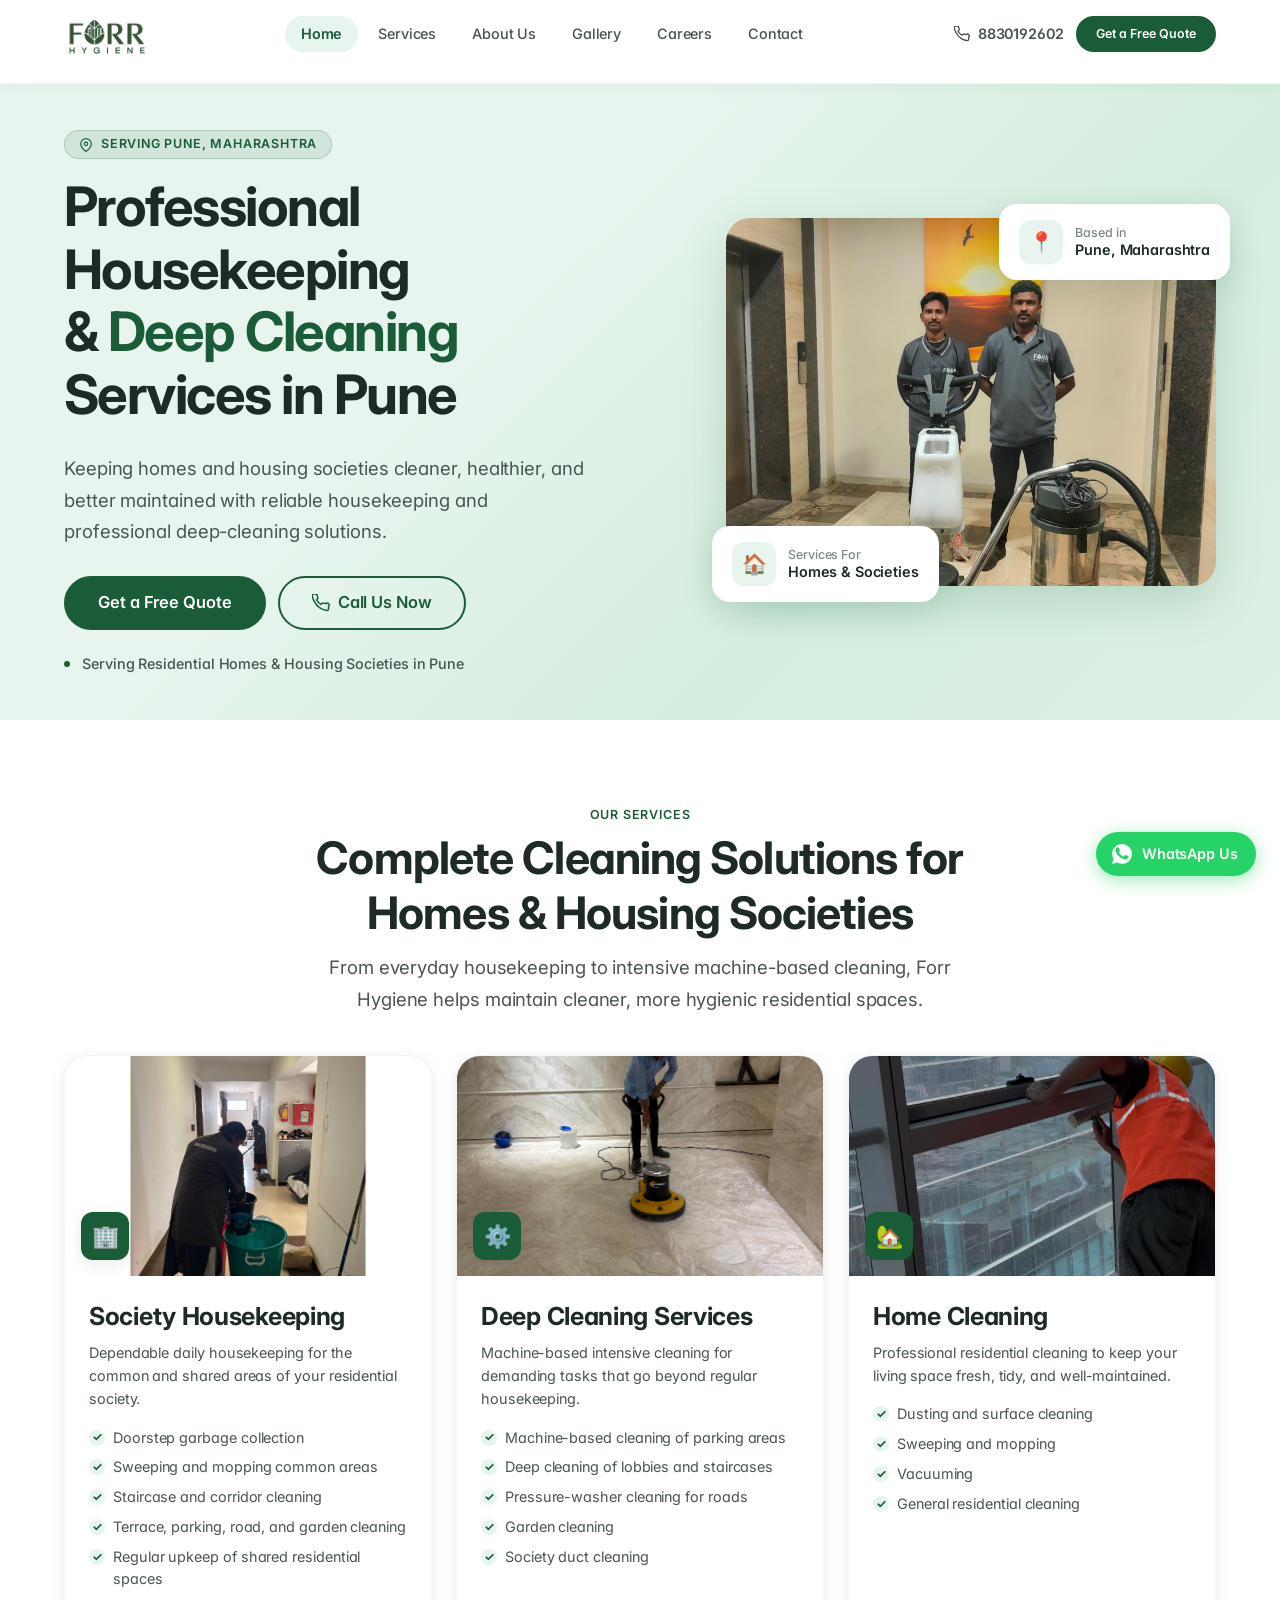
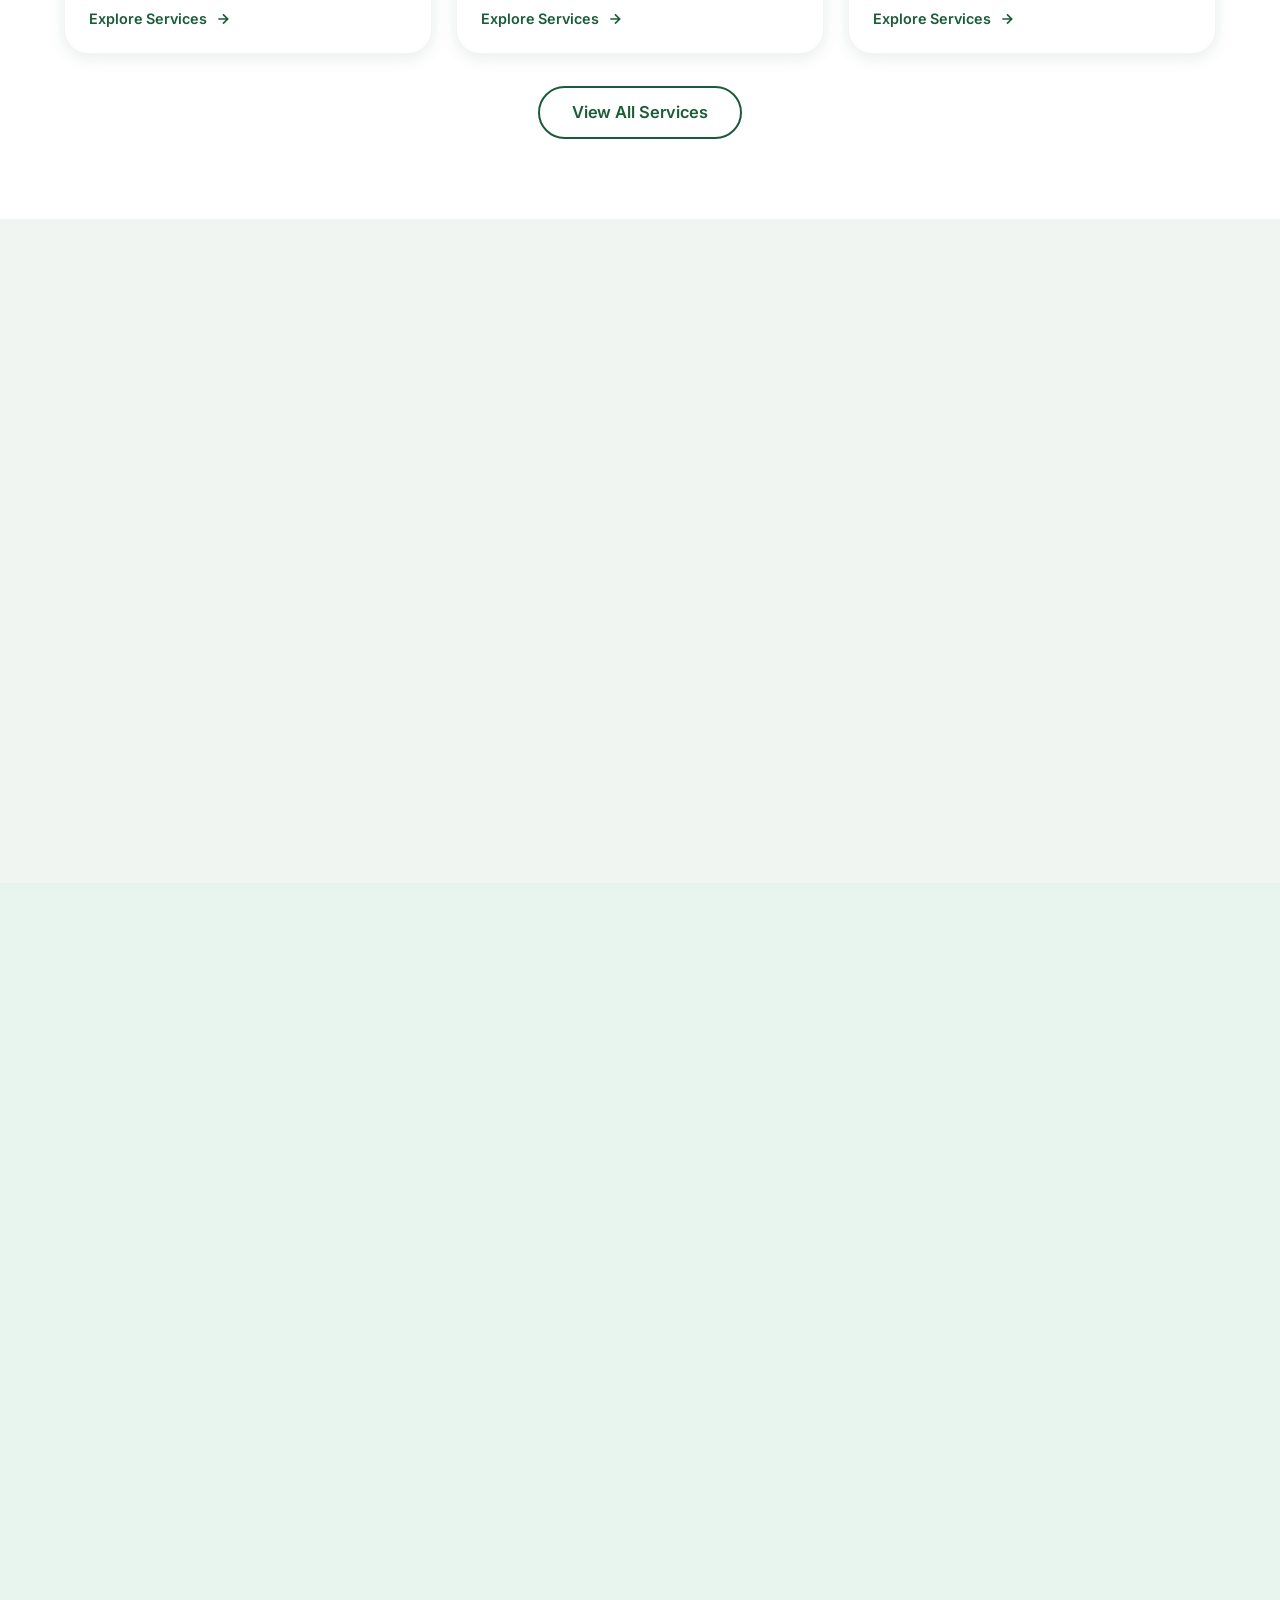
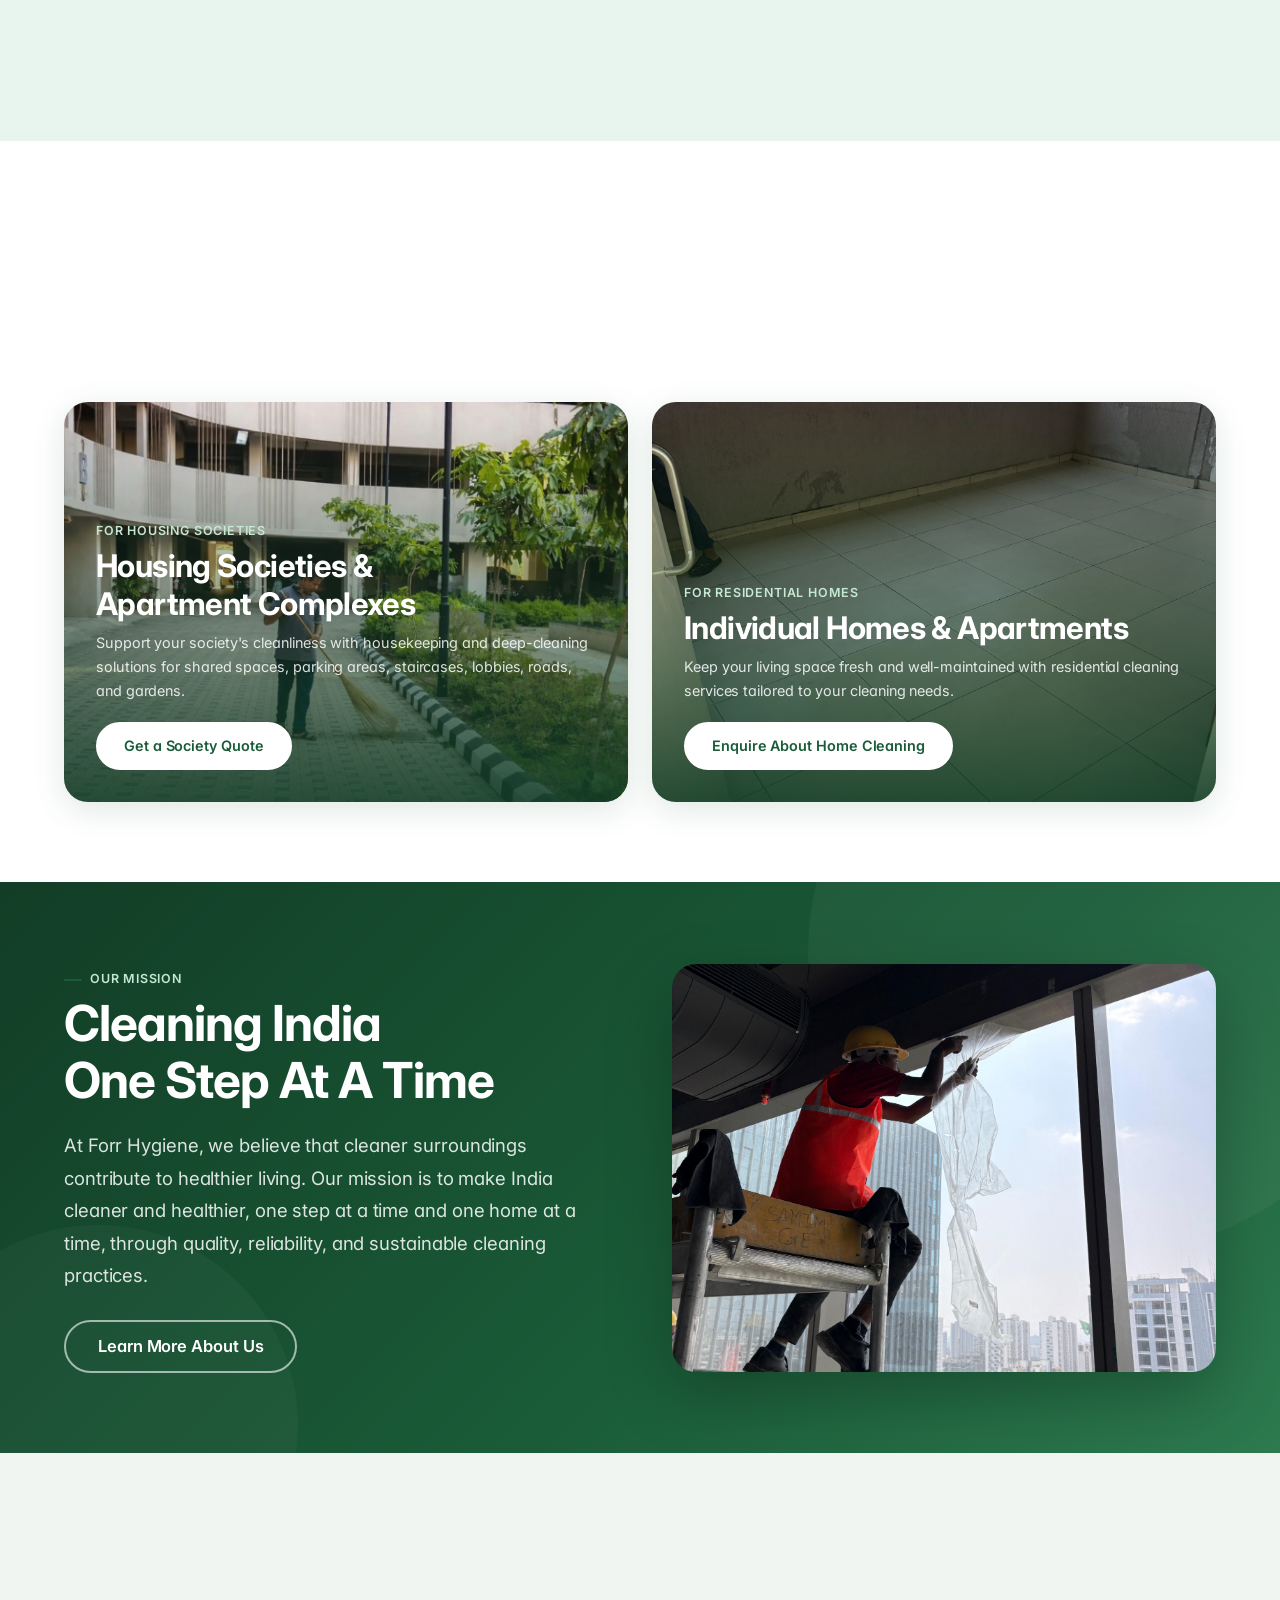
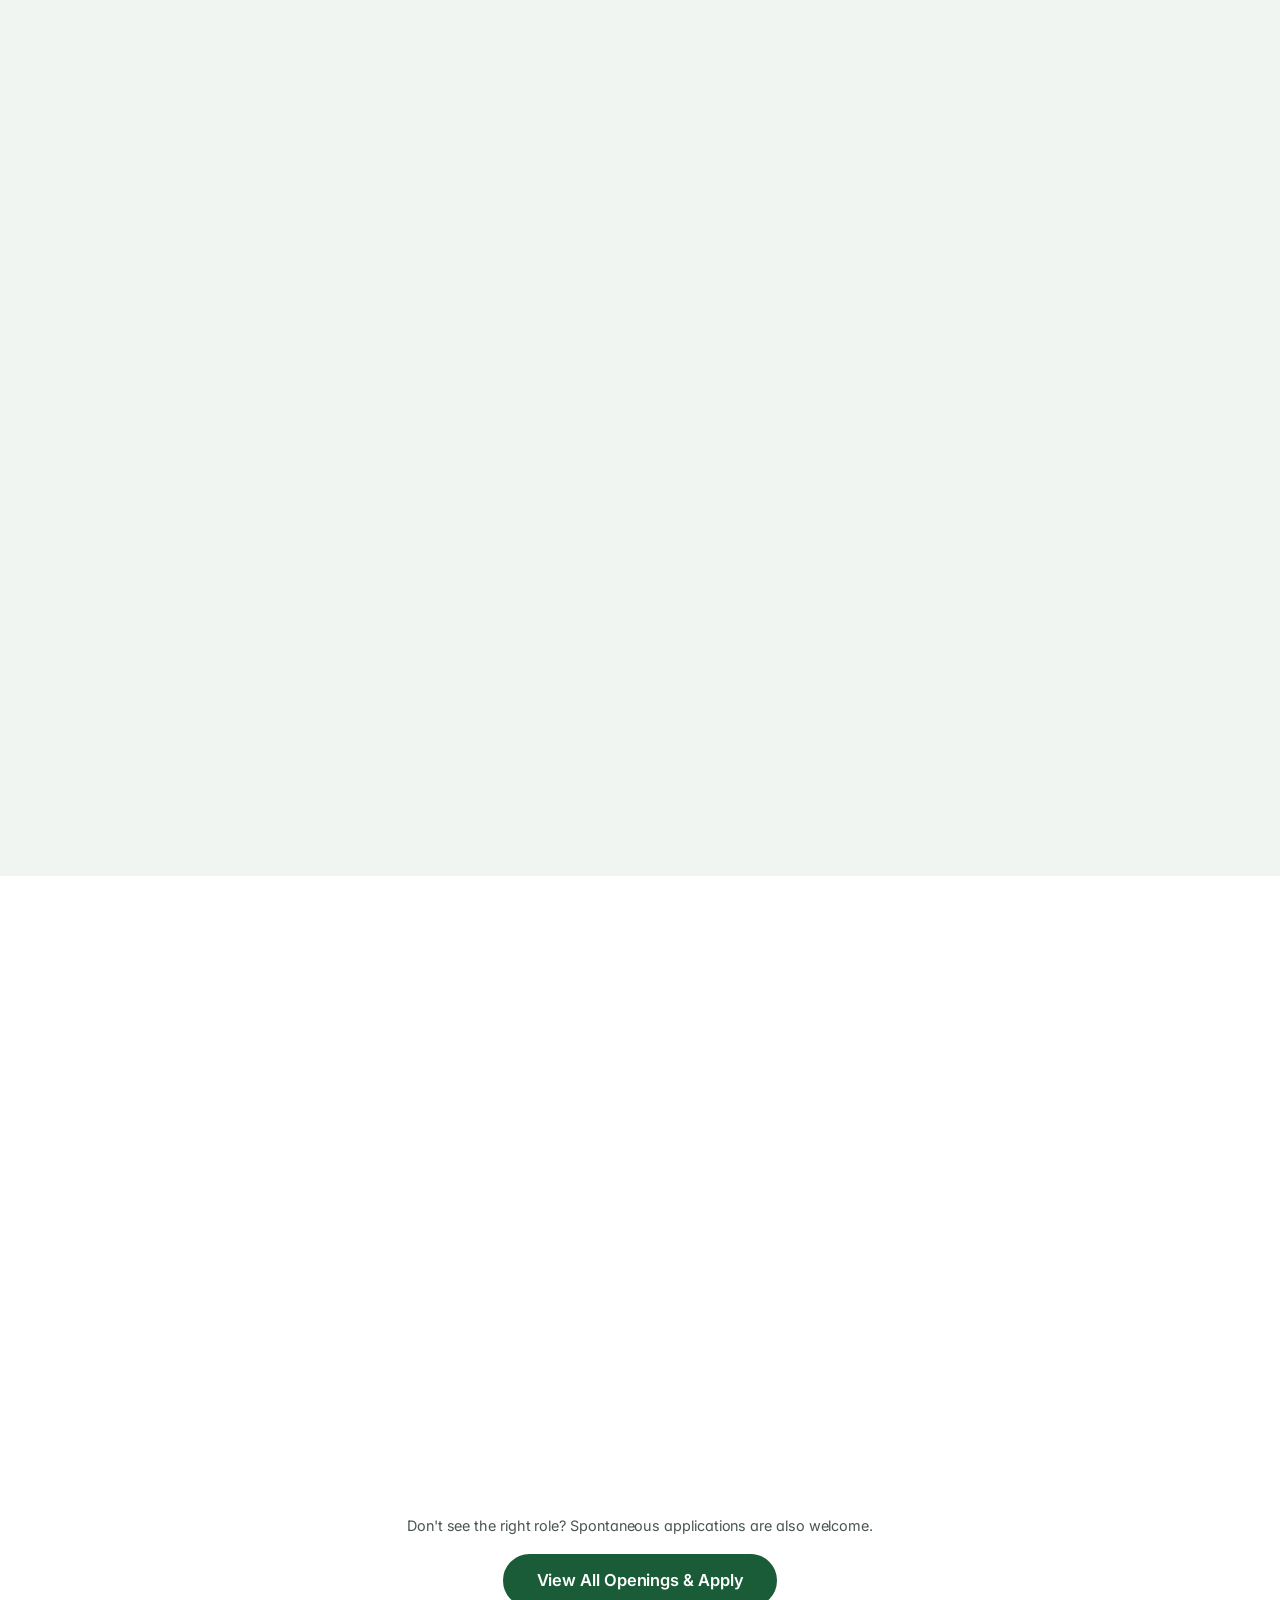
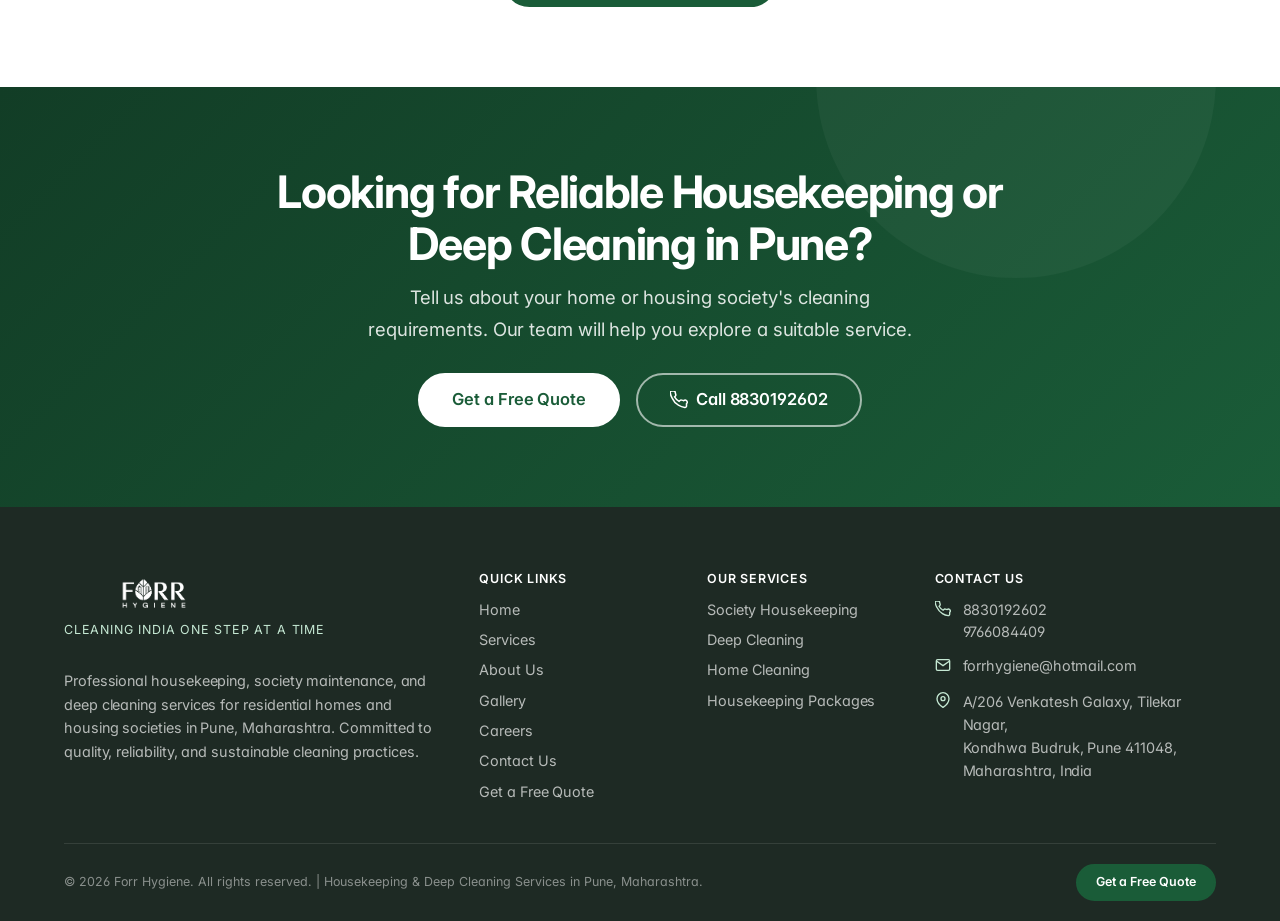
<file: index.html>
<!DOCTYPE html>
<html lang="en">
<head>
  <meta charset="UTF-8" />
  <meta name="viewport" content="width=device-width, initial-scale=1.0" />
  <title>Forr Hygiene – Professional Housekeeping & Deep Cleaning Services in Pune</title>
  <meta name="description" content="Forr Hygiene provides professional housekeeping, society maintenance, and deep cleaning services in Pune, Maharashtra. Serving residential homes and housing societies. Get a free quote today." />
  <meta name="keywords" content="housekeeping services Pune, deep cleaning services Pune, housing society housekeeping Pune, society cleaning Pune, residential cleaning Pune, parking area cleaning Pune" />
  <link rel="canonical" href="https://forrhygiene.vercel.app/" />

  <!-- Open Graph -->
  <meta property="og:type" content="website" />
  <meta property="og:title" content="Forr Hygiene – Professional Housekeeping & Deep Cleaning in Pune" />
  <meta property="og:description" content="Reliable housekeeping and deep cleaning services for residential homes and housing societies in Pune, Maharashtra." />
  <meta property="og:url" content="https://forrhygiene.vercel.app/" />
  <meta property="og:image" content="https://forrhygiene.vercel.app/images/hero-cleaning-team-pune.jpg" />

  <!-- Structured Data -->
  <script type="application/ld+json">
  {
    "@context": "https://schema.org",
    "@type": "LocalBusiness",
    "@id": "https://forrhygiene.vercel.app/",
    "name": "Forr Hygiene",
    "description": "Professional housekeeping, society maintenance, and deep cleaning services in Pune, Maharashtra.",
    "url": "https://forrhygiene.vercel.app",
    "telephone": ["+918830192602", "+919766084409"],
    "email": "forrhygiene@hotmail.com",
    "address": {
      "@type": "PostalAddress",
      "streetAddress": "A/206 Venkatesh Galaxy, Tilekar Nagar, Kondhwa Budruk",
      "addressLocality": "Pune",
      "addressRegion": "Maharashtra",
      "postalCode": "411048",
      "addressCountry": "IN"
    },
    "areaServed": "Pune, Maharashtra",
    "serviceType": ["Housekeeping", "Deep Cleaning", "Society Maintenance", "Residential Cleaning"]
  }
  </script>

  <!-- Robots -->
  <meta name="robots" content="index, follow" />

  <!-- Google Fonts: Inter -->
  <link rel="preconnect" href="https://fonts.googleapis.com" />
  <link rel="preconnect" href="https://fonts.gstatic.com" crossorigin />
  <link rel="stylesheet" href="https://fonts.googleapis.com/css2?family=Inter:wght@400;500;600;700&display=swap" />

  <!-- Stylesheet -->
  <link rel="stylesheet" href="css/style.css" />

  <!-- Favicon -->
  <link rel="icon" type="image/svg+xml" href="images/favicon.svg" />
  <link rel="icon" type="image/png" sizes="32x32" href="images/favicon-32x32.png" />
  <link rel="icon" type="image/png" sizes="16x16" href="images/favicon-16x16.png" />
  <link rel="icon" type="image/png" href="images/favicon.png" />
  <link rel="apple-touch-icon" sizes="180x180" href="images/apple-touch-icon.png" />
  <link rel="shortcut icon" href="favicon.ico" />
  <link rel="manifest" href="site.webmanifest" />
  <meta name="theme-color" content="#1a5c38" />
</head>
<body>

<!-- ═══════════════════════════════════════════════════════════
     HEADER
════════════════════════════════════════════════════════════ -->
<header class="site-header" id="site-header">
  <div class="container">
    <div class="header-inner">

      <!-- Logo -->
      <a href="index.html" class="site-logo" aria-label="Forr Hygiene – Home">
        
        <img src="images/logo.png" alt="Forr Hygiene - Cleaning India One Step At A Time" class="site-logo-img" />
      </a>

      <!-- Desktop Nav -->
      <nav class="main-nav" aria-label="Main navigation">
        <a href="index.html" class="nav-link active">Home</a>
        <a href="services.html" class="nav-link">Services</a>
        <a href="about.html" class="nav-link">About Us</a>
        <a href="gallery.html" class="nav-link">Gallery</a>
        <a href="careers.html" class="nav-link">Careers</a>
        <a href="contact.html" class="nav-link">Contact</a>
      </nav>

      <!-- Header Actions -->
      <div class="header-actions">
        <a href="tel:+918830192602" class="header-phone" aria-label="Call Forr Hygiene">
          <svg xmlns="http://www.w3.org/2000/svg" viewBox="0 0 24 24" fill="none" stroke="currentColor" stroke-width="2" aria-hidden="true"><path d="M22 16.92v3a2 2 0 01-2.18 2 19.79 19.79 0 01-8.63-3.07A19.5 19.5 0 013.07 9.8 19.79 19.79 0 01.11 1.18 2 2 0 012.11 0H5a2 2 0 012 1.72 12.84 12.84 0 00.7 2.81 2 2 0 01-.45 2.11L6.09 7.91a16 16 0 006 6l1.27-1.27a2 2 0 012.11-.45 12.84 12.84 0 002.81.7A2 2 0 0122 16.92z"/></svg>
          8830192602
        </a>
        <a href="contact.html" class="btn btn--primary btn--sm" id="header-cta">Get a Free Quote</a>
        <button class="nav-toggle" id="nav-toggle" aria-label="Toggle navigation" aria-expanded="false">
          <span></span><span></span><span></span>
        </button>
      </div>

    </div>
  </div>
</header>

<!-- Mobile Menu -->
<div class="mobile-menu" id="mobile-menu" aria-hidden="true">
  <nav class="mobile-nav" aria-label="Mobile navigation">
    <a href="index.html" class="mobile-nav-link">Home</a>
    <a href="services.html" class="mobile-nav-link">Services</a>
    <a href="about.html" class="mobile-nav-link">About Us</a>
    <a href="gallery.html" class="mobile-nav-link">Gallery</a>
    <a href="careers.html" class="mobile-nav-link">Careers</a>
    <a href="contact.html" class="mobile-nav-link">Contact</a>
  </nav>
  <div class="mobile-cta">
    <a href="contact.html" class="btn btn--primary">Get a Free Quote</a>
    <a href="tel:+918830192602" class="btn btn--secondary">📞 Call 8830192602</a>
  </div>
</div>

<!-- ═══════════════════════════════════════════════════════════
     HERO
════════════════════════════════════════════════════════════ -->
<main id="main-content">
<section class="hero" aria-label="Hero section">
  <div class="hero-bg" aria-hidden="true">
    
  </div>

  <div class="hero-inner">
    <!-- Content -->
    <div class="hero-content">
      <div class="hero-badge" aria-label="Serving Pune">
        <svg xmlns="http://www.w3.org/2000/svg" viewBox="0 0 24 24" fill="none" stroke="currentColor" stroke-width="2" aria-hidden="true"><path d="M21 10c0 7-9 13-9 13s-9-6-9-13a9 9 0 0118 0z"/><circle cx="12" cy="10" r="3"/></svg>
        Serving Pune, Maharashtra
      </div>

      <h1 class="hero-title">
        Professional Housekeeping<br />
        &amp; <span>Deep Cleaning</span><br />
        Services in Pune
      </h1>

      <p class="hero-subtitle">
        Keeping homes and housing societies cleaner, healthier, and better maintained
        with reliable housekeeping and professional deep-cleaning solutions.
      </p>

      <div class="hero-actions">
        <a href="contact.html" class="btn btn--primary btn--lg" id="hero-quote-btn">Get a Free Quote</a>
        <a href="tel:+918830192602" class="btn btn--secondary btn--lg" id="hero-call-btn">
          <svg xmlns="http://www.w3.org/2000/svg" viewBox="0 0 24 24" fill="none" stroke="currentColor" stroke-width="2" width="18" height="18" aria-hidden="true"><path d="M22 16.92v3a2 2 0 01-2.18 2 19.79 19.79 0 01-8.63-3.07A19.5 19.5 0 013.07 9.8 19.79 19.79 0 01.11 1.18 2 2 0 012.11 0H5a2 2 0 012 1.72 12.84 12.84 0 00.7 2.81 2 2 0 01-.45 2.11L6.09 7.91a16 16 0 006 6l1.27-1.27a2 2 0 012.11-.45 12.84 12.84 0 002.81.7A2 2 0 0122 16.92z"/></svg>
          Call Us Now
        </a>
      </div>

      <div class="hero-trust" role="note">
        <span class="hero-trust-dot" aria-hidden="true"></span>
        Serving Residential Homes &amp; Housing Societies in Pune
      </div>
    </div>

    <!-- Image -->
    <div class="hero-image">
      <div class="hero-image-card">
        
        <img src="images/hero-cleaning-team-pune.jpg" alt="Forr Hygiene professional uniformed housekeeping team with floor scrubber and industrial vacuum cleaner in Pune residential lobby" loading="eager" width="700" height="525" />
      </div>

      <div class="hero-stat-card hero-stat-card--bottom" aria-label="Service detail">
        <div class="hero-stat-icon" aria-hidden="true">🏠</div>
        <div>
          <div class="hero-stat-label">Services For</div>
          <div class="hero-stat-value">Homes &amp; Societies</div>
        </div>
      </div>

      <div class="hero-stat-card hero-stat-card--top" aria-label="Location detail">
        <div class="hero-stat-icon" aria-hidden="true">📍</div>
        <div>
          <div class="hero-stat-label">Based in</div>
          <div class="hero-stat-value">Pune, Maharashtra</div>
        </div>
      </div>
    </div>
  </div>
</section>


<!-- ═══════════════════════════════════════════════════════════
     SERVICES OVERVIEW
════════════════════════════════════════════════════════════ -->
<section class="section" id="services" aria-labelledby="services-heading">
  <div class="container">
    <div class="section-header section-header--center animate-on-scroll">
      <span class="section-label">Our Services</span>
      <h2 class="section-title" id="services-heading">
        Complete Cleaning Solutions for<br />Homes &amp; Housing Societies
      </h2>
      <p class="section-subtitle">
        From everyday housekeeping to intensive machine-based cleaning, Forr Hygiene helps
        maintain cleaner, more hygienic residential spaces.
      </p>
    </div>

    <div class="services-grid">

      <!-- Card 1: Society Housekeeping -->
      <article class="service-card animate-on-scroll">
        <div class="service-card-image">
          
            <img src="images/garbage-collection-society-pune.jpg" alt="Forr Hygiene staff conducting daily doorstep waste collection and segregation in residential society" loading="lazy" width="600" height="400" />
          <div class="service-card-icon" aria-hidden="true">🏢</div>
        </div>
        <div class="service-card-body">
          <h3 class="service-card-title">Society Housekeeping</h3>
          <p class="service-card-desc">
            Dependable daily housekeeping for the common and shared areas of your residential society.
          </p>
          <ul class="service-list" aria-label="Society housekeeping services">
            <li>Doorstep garbage collection</li>
            <li>Sweeping and mopping common areas</li>
            <li>Staircase and corridor cleaning</li>
            <li>Terrace, parking, road, and garden cleaning</li>
            <li>Regular upkeep of shared residential spaces</li>
          </ul>
          <a href="services.html#society-housekeeping" class="service-link" aria-label="Explore society housekeeping services">
            Explore Services
            <svg xmlns="http://www.w3.org/2000/svg" viewBox="0 0 24 24" fill="none" stroke="currentColor" stroke-width="2.5" aria-hidden="true"><path d="M5 12h14M12 5l7 7-7 7"/></svg>
          </a>
        </div>
      </article>

      <!-- Card 2: Deep Cleaning -->
      <article class="service-card animate-on-scroll">
        <div class="service-card-image">
          
            <img src="images/floor-scrubbing-marble-pune.jpg" alt="Technician operating heavy-duty single-disc rotary machine deep scrubbing and polishing marble flooring" loading="lazy" width="600" height="400" />
          <div class="service-card-icon" aria-hidden="true">⚙️</div>
        </div>
        <div class="service-card-body">
          <h3 class="service-card-title">Deep Cleaning Services</h3>
          <p class="service-card-desc">
            Machine-based intensive cleaning for demanding tasks that go beyond regular housekeeping.
          </p>
          <ul class="service-list" aria-label="Deep cleaning services">
            <li>Machine-based cleaning of parking areas</li>
            <li>Deep cleaning of lobbies and staircases</li>
            <li>Pressure-washer cleaning for roads</li>
            <li>Garden cleaning</li>
            <li>Society duct cleaning</li>
          </ul>
          <a href="services.html#deep-cleaning" class="service-link" aria-label="Explore deep cleaning services">
            Explore Services
            <svg xmlns="http://www.w3.org/2000/svg" viewBox="0 0 24 24" fill="none" stroke="currentColor" stroke-width="2.5" aria-hidden="true"><path d="M5 12h14M12 5l7 7-7 7"/></svg>
          </a>
        </div>
      </article>

      <!-- Card 3: Home Cleaning -->
      <article class="service-card animate-on-scroll">
        <div class="service-card-image">
          
            <img src="images/window-cleaning-service-pune.jpg" alt="Professional window and glass cleaning for residential homes and apartments in Pune" loading="lazy" width="600" height="400" />
          <div class="service-card-icon" aria-hidden="true">🏡</div>
        </div>
        <div class="service-card-body">
          <h3 class="service-card-title">Home Cleaning</h3>
          <p class="service-card-desc">
            Professional residential cleaning to keep your living space fresh, tidy, and well-maintained.
          </p>
          <ul class="service-list" aria-label="Home cleaning services">
            <li>Dusting and surface cleaning</li>
            <li>Sweeping and mopping</li>
            <li>Vacuuming</li>
            <li>General residential cleaning</li>
          </ul>
          <a href="services.html#home-cleaning" class="service-link" aria-label="Explore home cleaning services">
            Explore Services
            <svg xmlns="http://www.w3.org/2000/svg" viewBox="0 0 24 24" fill="none" stroke="currentColor" stroke-width="2.5" aria-hidden="true"><path d="M5 12h14M12 5l7 7-7 7"/></svg>
          </a>
        </div>
      </article>

    </div>

    <div class="text-center mt-8 animate-on-scroll">
      <a href="services.html" class="btn btn--secondary btn--lg">View All Services</a>
    </div>
  </div>
</section>


<!-- ═══════════════════════════════════════════════════════════
     WHY CHOOSE FORR HYGIENE
════════════════════════════════════════════════════════════ -->
<section class="section bg-grey" id="why-us" aria-labelledby="why-heading">
  <div class="container">
    <div class="section-header section-header--center animate-on-scroll">
      <span class="section-label">Why Forr Hygiene</span>
      <h2 class="section-title" id="why-heading">
        A Cleaner Environment Starts<br />With the Right Team
      </h2>
    </div>

    <div class="features-grid">

      <div class="feature-card animate-on-scroll">
        <div class="feature-icon" aria-hidden="true">🔄</div>
        <h3 class="feature-title">Reliable Housekeeping</h3>
        <p class="feature-desc">
          Consistent attention to everyday cleanliness and maintenance so your society or home always looks its best.
        </p>
      </div>

      <div class="feature-card animate-on-scroll">
        <div class="feature-icon" aria-hidden="true">⚙️</div>
        <h3 class="feature-title">Professional Deep Cleaning</h3>
        <p class="feature-desc">
          Appropriate cleaning equipment and methods applied to demanding cleaning tasks that need more than a regular sweep.
        </p>
      </div>

      <div class="feature-card animate-on-scroll">
        <div class="feature-icon" aria-hidden="true">🏘️</div>
        <h3 class="feature-title">Solutions for Every Residential Space</h3>
        <p class="feature-desc">
          Services thoughtfully designed for both individual homes and the shared areas of housing societies.
        </p>
      </div>

      <div class="feature-card animate-on-scroll">
        <div class="feature-icon" aria-hidden="true">⭐</div>
        <h3 class="feature-title">Quality-Focused Service</h3>
        <p class="feature-desc">
          A genuine commitment to cleanliness, service quality, and customer satisfaction in every task we undertake.
        </p>
      </div>

    </div>
  </div>
</section>


<!-- ═══════════════════════════════════════════════════════════
     HOUSEKEEPING PACKAGES
════════════════════════════════════════════════════════════ -->
<section class="section packages-section" id="packages" aria-labelledby="packages-heading">
  <div class="container">
    <div class="section-header section-header--center animate-on-scroll">
      <span class="section-label">Packages</span>
      <h2 class="section-title" id="packages-heading">
        Housekeeping Packages Designed<br />for Your Society
      </h2>
      <p class="section-subtitle">
        We offer housekeeping packages that can be tailored to your society's requirements.
        Contact us to discuss inclusions, frequency, and a customised quote.
      </p>
    </div>

    <div class="packages-grid">

      <!-- Standard Package -->
      <div class="package-card animate-on-scroll">
        <span class="package-badge package-badge--standard">Standard</span>
        <h3 class="package-title">Standard Housekeeping</h3>
        <p class="package-desc">
          Our standard housekeeping package provides reliable, day-to-day cleaning and maintenance
          of your society's common areas. The scope, frequency, and specific inclusions can be
          discussed according to your society's needs and budget.
        </p>
        <div class="package-note">
          <svg xmlns="http://www.w3.org/2000/svg" viewBox="0 0 24 24" fill="none" stroke="currentColor" stroke-width="2" aria-hidden="true"><circle cx="12" cy="12" r="10"/><line x1="12" y1="16" x2="12" y2="12"/><line x1="12" y1="8" x2="12.01" y2="8"/></svg>
          <span>Package inclusions and pricing are discussed based on your specific requirements. Contact us for details.</span>
        </div>
        <a href="contact.html?package=standard" class="btn btn--secondary" id="standard-package-btn">Request Package Details</a>
      </div>

      <!-- Premium Package -->
      <div class="package-card package-card--premium animate-on-scroll">
        <span class="package-badge package-badge--premium">Premium</span>
        <h3 class="package-title">Premium Housekeeping</h3>
        <p class="package-desc">
          Our premium housekeeping package is designed for societies that require a higher
          level of service coverage and attentiveness. We invite you to enquire and receive
          a customised quote aligned with your society's requirements.
        </p>
        <div class="package-note">
          <svg xmlns="http://www.w3.org/2000/svg" viewBox="0 0 24 24" fill="none" stroke="currentColor" stroke-width="2" aria-hidden="true"><circle cx="12" cy="12" r="10"/><line x1="12" y1="16" x2="12" y2="12"/><line x1="12" y1="8" x2="12.01" y2="8"/></svg>
          <span>Package inclusions and pricing are discussed based on your specific requirements. Contact us for details.</span>
        </div>
        <a href="contact.html?package=premium" class="btn btn--primary" id="premium-package-btn">Request Package Details</a>
      </div>

    </div>
  </div>
</section>


<!-- ═══════════════════════════════════════════════════════════
     WHO WE SERVE
════════════════════════════════════════════════════════════ -->
<section class="section" id="who-we-serve" aria-labelledby="serve-heading">
  <div class="container">
    <div class="section-header section-header--center animate-on-scroll">
      <span class="section-label">Who We Serve</span>
      <h2 class="section-title" id="serve-heading">Cleaning Solutions for Every<br />Residential Space</h2>
    </div>

    <div class="serve-grid">

      <!-- Housing Societies -->
      <div class="serve-card animate-on-scroll">
        <div class="serve-card-img" aria-hidden="true">
          
          <img src="images/society-road-sweeping-pune.jpg" alt="Housekeeping staff sweeping paved roads and driveways in a Pune residential society complex" loading="lazy" />
        </div>
        <div class="serve-card-overlay" aria-hidden="true"></div>
        <div class="serve-card-content">
          <p class="serve-card-label">For Housing Societies</p>
          <h3 class="serve-card-title">Housing Societies &amp; Apartment Complexes</h3>
          <p class="serve-card-desc">
            Support your society's cleanliness with housekeeping and deep-cleaning solutions for shared spaces,
            parking areas, staircases, lobbies, roads, and gardens.
          </p>
          <a href="contact.html?type=society" class="btn btn--white" id="society-quote-btn">Get a Society Quote</a>
        </div>
      </div>

      <!-- Residential Homes -->
      <div class="serve-card animate-on-scroll">
        <div class="serve-card-img" aria-hidden="true">
          
          <img src="images/terrace-cleaning-pune.jpg" alt="Immaculate rooftop terrace and balcony cleaning in a Pune residential apartment" loading="lazy" />
        </div>
        <div class="serve-card-overlay" aria-hidden="true"></div>
        <div class="serve-card-content">
          <p class="serve-card-label">For Residential Homes</p>
          <h3 class="serve-card-title">Individual Homes &amp; Apartments</h3>
          <p class="serve-card-desc">
            Keep your living space fresh and well-maintained with residential cleaning services
            tailored to your cleaning needs.
          </p>
          <a href="contact.html?type=home" class="btn btn--white" id="home-enquiry-btn">Enquire About Home Cleaning</a>
        </div>
      </div>

    </div>
  </div>
</section>


<!-- ═══════════════════════════════════════════════════════════
     MISSION
════════════════════════════════════════════════════════════ -->
<section class="section mission-section" id="mission" aria-labelledby="mission-heading">
  <div class="container">
    <div class="mission-inner">
      <div class="animate-on-scroll">
        <span class="section-label" style="color: var(--clr-mint-mid);">Our Mission</span>
        <h2 class="mission-tagline" id="mission-heading">
          Cleaning India<br />One Step At A Time
        </h2>
        <p class="mission-text">
          At Forr Hygiene, we believe that cleaner surroundings contribute to healthier living.
          Our mission is to make India cleaner and healthier, one step at a time and one home
          at a time, through quality, reliability, and sustainable cleaning practices.
        </p>
        <a href="about.html" class="btn btn--outline-white btn--lg" id="about-mission-btn">Learn More About Us</a>
      </div>

      <div class="mission-image animate-on-scroll">
        
        <img src="images/highrise-glass-cleaning-pune.jpg" alt="Trained Forr Hygiene cleaning specialist on safety scaffolding performing high-rise glass facade cleaning in Pune" loading="lazy" width="600" height="450" />
      </div>
    </div>
  </div>
</section>


<!-- ═══════════════════════════════════════════════════════════
     GALLERY PREVIEW
════════════════════════════════════════════════════════════ -->
<section class="section gallery-section" id="gallery-preview" aria-labelledby="gallery-heading">
  <div class="container">
    <div class="section-header section-header--center animate-on-scroll">
      <span class="section-label">Gallery</span>
      <h2 class="section-title" id="gallery-heading">A Closer Look at Cleaner Spaces</h2>
      <p class="section-subtitle">
        Photographs showcasing our on-site cleaning work, specialized machinery, and results across Pune residential societies.
      </p>
    </div>

    <div class="gallery-grid">
      <div class="gallery-item animate-on-scroll">
        <img src="images/cleaning-equipment-scrubber.jpg" alt="Commercial high-pressure jet washer machine trolley for parking ramps and exterior cleaning" loading="lazy" />
        <div class="gallery-item-overlay" aria-hidden="true">
          <span class="gallery-item-icon">🔍</span>
        </div>
      </div>

      <div class="gallery-item animate-on-scroll">
        <img src="images/cleaning-equipment-vacuum.jpg" alt="Raajgad heavy-duty wet and dry industrial vacuum cleaner" loading="lazy" />
        <div class="gallery-item-overlay" aria-hidden="true">
          <span class="gallery-item-icon">🔍</span>
        </div>
      </div>

      <div class="gallery-item animate-on-scroll">
        <img src="images/glass-cleaning-service-pune.jpg" alt="Detailed squeegee cleaning of society entrance glass doors" loading="lazy" />
        <div class="gallery-item-overlay" aria-hidden="true">
          <span class="gallery-item-icon">🔍</span>
        </div>
      </div>

      <div class="gallery-item animate-on-scroll">
        <img src="images/parking-floor-after-cleaning.jpg" alt="Clean and degreased parking ramp tiles after intensive machine washing" loading="lazy" />
        <div class="gallery-item-overlay" aria-hidden="true">
          <span class="gallery-item-icon">🔍</span>
        </div>
      </div>

      <div class="gallery-item animate-on-scroll">
        <img src="images/staircase-after-cleaning.jpg" alt="Spotless cleaned and sanitized residential staircase after deep cleaning" loading="lazy" />
        <div class="gallery-item-overlay" aria-hidden="true">
          <span class="gallery-item-icon">🔍</span>
        </div>
      </div>

      <div class="gallery-item animate-on-scroll">
        <img src="images/office-glass-cleaning-after.jpg" alt="Crystal-clear streak-free glass partition after deep cleaning" loading="lazy" />
        <div class="gallery-item-overlay" aria-hidden="true">
          <span class="gallery-item-icon">🔍</span>
        </div>
      </div>

    </div>

    <div class="text-center mt-8 animate-on-scroll">
      <a href="gallery.html" class="btn btn--primary btn--lg">View Gallery</a>
    </div>
  </div>
</section>


<!-- ═══════════════════════════════════════════════════════════
     CAREERS SECTION
════════════════════════════════════════════════════════════ -->
<section class="section" id="careers-preview" aria-labelledby="careers-heading">
  <div class="container">
    <div class="section-header section-header--center animate-on-scroll">
      <span class="section-label">Join Our Team</span>
      <h2 class="section-title" id="careers-heading">Build a Cleaner Future With Us</h2>
      <p class="section-subtitle">
        We welcome motivated individuals who want to contribute to cleaner and
        better-maintained residential spaces across Pune.
      </p>
    </div>

    <div class="careers-grid">

      <!-- Housekeeping Staff -->
      <div class="career-card animate-on-scroll">
        <div class="career-card-header">
          <div class="career-card-icon" aria-hidden="true">🧹</div>
          <div>
            <h3 class="career-card-title">Housekeeping Staff</h3>
            <div class="career-tags">
              <span class="career-tag">Full-Time</span>
              <span class="career-tag">Part-Time</span>
              <span class="career-tag">Freshers Welcome</span>
            </div>
          </div>
        </div>
        <ul class="career-detail-list" aria-label="Housekeeping staff details">
          <li>0–2 years of experience required</li>
          <li>Freshers and new candidates are welcome to apply</li>
          <li>Full-time and part-time opportunities available</li>
          <li>Cleaning and maintenance of residential spaces</li>
        </ul>
        <a href="careers.html" class="btn btn--secondary" id="staff-apply-btn">Apply Now</a>
      </div>

      <!-- Supervisor -->
      <div class="career-card animate-on-scroll">
        <div class="career-card-header">
          <div class="career-card-icon" aria-hidden="true">👷</div>
          <div>
            <h3 class="career-card-title">Housekeeping Supervisor / Manager</h3>
            <div class="career-tags">
              <span class="career-tag">Full-Time</span>
              <span class="career-tag">2–5 Yrs Experience</span>
            </div>
          </div>
        </div>
        <ul class="career-detail-list" aria-label="Supervisor details">
          <li>2–5 years of relevant experience preferred</li>
          <li>Team leadership and job scheduling</li>
          <li>Staff training and work inspections</li>
          <li>Client feedback and inventory management</li>
        </ul>
        <a href="careers.html" class="btn btn--secondary" id="supervisor-apply-btn">Apply Now</a>
      </div>

    </div>

    <div class="text-center mt-8 animate-on-scroll">
      <p style="color: var(--clr-grey-700); font-size: var(--fs-sm); line-height: 1.55; letter-spacing: var(--tracking-body); margin-bottom: var(--sp-4);">
        Don't see the right role? Spontaneous applications are also welcome.
      </p>
      <a href="careers.html" class="btn btn--primary btn--lg" id="careers-page-btn">View All Openings &amp; Apply</a>
    </div>
  </div>
</section>


<!-- ═══════════════════════════════════════════════════════════
     FINAL CTA
════════════════════════════════════════════════════════════ -->
<section class="cta-banner" aria-labelledby="cta-heading">
  <div class="container" style="position: relative; z-index: 1;">
    <h2 class="cta-banner-title" id="cta-heading">
      Looking for Reliable Housekeeping or<br />Deep Cleaning in Pune?
    </h2>
    <p class="cta-banner-text">
      Tell us about your home or housing society's cleaning requirements.
      Our team will help you explore a suitable service.
    </p>
    <div class="cta-banner-actions">
      <a href="contact.html" class="btn btn--white btn--lg" id="cta-quote-btn">Get a Free Quote</a>
      <a href="tel:+918830192602" class="btn btn--outline-white btn--lg" id="cta-call-btn">
        <svg xmlns="http://www.w3.org/2000/svg" viewBox="0 0 24 24" fill="none" stroke="currentColor" stroke-width="2" width="18" height="18" aria-hidden="true"><path d="M22 16.92v3a2 2 0 01-2.18 2 19.79 19.79 0 01-8.63-3.07A19.5 19.5 0 013.07 9.8 19.79 19.79 0 01.11 1.18 2 2 0 012.11 0H5a2 2 0 012 1.72 12.84 12.84 0 00.7 2.81 2 2 0 01-.45 2.11L6.09 7.91a16 16 0 006 6l1.27-1.27a2 2 0 012.11-.45 12.84 12.84 0 002.81.7A2 2 0 0122 16.92z"/></svg>
        Call 8830192602
      </a>
    </div>
  </div>
</section>

</main>


<!-- ═══════════════════════════════════════════════════════════
     FOOTER
════════════════════════════════════════════════════════════ -->
<footer class="site-footer" aria-label="Site footer">
  <div class="container">
    <div class="footer-grid">

      <!-- Brand -->
      <div>
        <a href="index.html" class="footer-brand-logo" aria-label="Forr Hygiene – Home">
          
          <img src="images/logo-white.png" alt="Forr Hygiene" class="footer-logo-img" />
          <div class="footer-tagline">Cleaning India One Step At A Time</div>
        </a>
        <p class="footer-desc">
          Professional housekeeping, society maintenance, and deep cleaning services
          for residential homes and housing societies in Pune, Maharashtra.
          Committed to quality, reliability, and sustainable cleaning practices.
        </p>
      </div>

      <!-- Quick Links -->
      <div>
        <h3 class="footer-col-title">Quick Links</h3>
        <nav class="footer-links" aria-label="Footer quick links">
          <a href="index.html" class="footer-link">Home</a>
          <a href="services.html" class="footer-link">Services</a>
          <a href="about.html" class="footer-link">About Us</a>
          <a href="gallery.html" class="footer-link">Gallery</a>
          <a href="careers.html" class="footer-link">Careers</a>
          <a href="contact.html" class="footer-link">Contact Us</a>
          <a href="contact.html" class="footer-link">Get a Free Quote</a>
        </nav>
      </div>

      <!-- Services -->
      <div>
        <h3 class="footer-col-title">Our Services</h3>
        <nav class="footer-links" aria-label="Footer service links">
          <a href="services.html#society-housekeeping" class="footer-link">Society Housekeeping</a>
          <a href="services.html#deep-cleaning" class="footer-link">Deep Cleaning</a>
          <a href="services.html#home-cleaning" class="footer-link">Home Cleaning</a>
          <a href="services.html#packages" class="footer-link">Housekeeping Packages</a>
        </nav>
      </div>

      <!-- Contact -->
      <div>
        <h3 class="footer-col-title">Contact Us</h3>
        <ul class="footer-contact-list" aria-label="Contact information">
          <li class="footer-contact-item">
            <svg xmlns="http://www.w3.org/2000/svg" viewBox="0 0 24 24" fill="none" stroke="currentColor" stroke-width="2" aria-hidden="true"><path d="M22 16.92v3a2 2 0 01-2.18 2 19.79 19.79 0 01-8.63-3.07A19.5 19.5 0 013.07 9.8 19.79 19.79 0 01.11 1.18 2 2 0 012.11 0H5a2 2 0 012 1.72 12.84 12.84 0 00.7 2.81 2 2 0 01-.45 2.11L6.09 7.91a16 16 0 006 6l1.27-1.27a2 2 0 012.11-.45 12.84 12.84 0 002.81.7A2 2 0 0122 16.92z"/></svg>
            <div>
              <a href="tel:+918830192602">8830192602</a><br />
              <a href="tel:+919766084409">9766084409</a>
            </div>
          </li>
          <li class="footer-contact-item">
            <svg xmlns="http://www.w3.org/2000/svg" viewBox="0 0 24 24" fill="none" stroke="currentColor" stroke-width="2" aria-hidden="true"><path d="M4 4h16c1.1 0 2 .9 2 2v12c0 1.1-.9 2-2 2H4c-1.1 0-2-.9-2-2V6c0-1.1.9-2 2-2z"/><polyline points="22,6 12,13 2,6"/></svg>
            <a href="mailto:forrhygiene@hotmail.com">forrhygiene@hotmail.com</a>
          </li>
          <li class="footer-contact-item">
            <svg xmlns="http://www.w3.org/2000/svg" viewBox="0 0 24 24" fill="none" stroke="currentColor" stroke-width="2" aria-hidden="true"><path d="M21 10c0 7-9 13-9 13s-9-6-9-13a9 9 0 0118 0z"/><circle cx="12" cy="10" r="3"/></svg>
            <address style="font-style:normal; line-height:1.6;">
              A/206 Venkatesh Galaxy, Tilekar Nagar,<br />
              Kondhwa Budruk, Pune 411048,<br />
              Maharashtra, India
            </address>
          </li>
        </ul>
      </div>

    </div>

    <!-- Footer Bottom -->
    <div class="footer-bottom">
      <p class="footer-copy">
        &copy; <span id="footer-year">2026</span> Forr Hygiene. All rights reserved. |
        Housekeeping &amp; Deep Cleaning Services in Pune, Maharashtra.
      </p>
      <a href="contact.html" class="btn btn--primary btn--sm">Get a Free Quote</a>
    </div>
  </div>
</footer>

<!-- ═══════════════════════════════════════════════════════════
     JAVASCRIPT
<!-- Floating WhatsApp Button -->
<a href="https://wa.me/918830192602?text=Hello%20Forr%20Hygiene%2C%20I%20would%20like%20to%20enquire%20about%20your%20services." 
   class="whatsapp-float" 
   target="_blank" 
   rel="noopener noreferrer" 
   aria-label="Chat with Forr Hygiene on WhatsApp">
  <svg xmlns="http://www.w3.org/2000/svg" viewBox="0 0 24 24">
    <path d="M12.04 2c-5.46 0-9.91 4.45-9.91 9.91 0 1.75.46 3.45 1.32 4.95L2.05 22l5.25-1.38c1.45.79 3.08 1.21 4.74 1.21 5.46 0 9.91-4.45 9.91-9.91 0-2.65-1.03-5.14-2.9-7.01A9.816 9.816 0 0012.04 2zm5.82 14.07c-.24.68-1.39 1.3-1.92 1.38-.5.08-1.13.12-3.66-.92-3.23-1.33-5.32-4.63-5.48-4.84-.16-.22-1.3-1.74-1.3-3.32 0-1.58.82-2.36 1.11-2.68.29-.32.64-.4.86-.4.21 0 .43.002.62.01.2.01.47-.08.73.55.27.65.92 2.25 1 2.42.08.16.14.36.03.57-.11.22-.16.36-.32.55-.16.19-.34.42-.49.56-.16.16-.33.34-.14.67.19.33.84 1.39 1.8 2.25 1.24 1.1 2.28 1.44 2.61 1.6.33.16.52.14.71-.08.19-.22.82-.95 1.04-1.28.22-.33.44-.27.73-.16.29.11 1.85.87 2.17 1.03.32.16.54.24.62.38.08.13.08.77-.16 1.45z"/>
  </svg>
  <span class="whatsapp-float-label">WhatsApp Us</span>
</a>

<script>
// ── Sticky Header ─────────────────────────────────────────────
const header = document.getElementById('site-header');
window.addEventListener('scroll', () => {
  header.classList.toggle('scrolled', window.scrollY > 40);
}, { passive: true });

// ── Mobile Menu ───────────────────────────────────────────────
const navToggle = document.getElementById('nav-toggle');
const mobileMenu = document.getElementById('mobile-menu');

navToggle.addEventListener('click', () => {
  const isOpen = mobileMenu.classList.toggle('open');
  navToggle.classList.toggle('open', isOpen);
  navToggle.setAttribute('aria-expanded', String(isOpen));
  mobileMenu.setAttribute('aria-hidden', String(!isOpen));
  document.body.style.overflow = isOpen ? 'hidden' : '';
});

// Close mobile menu on link click
mobileMenu.querySelectorAll('a').forEach(link => {
  link.addEventListener('click', () => {
    mobileMenu.classList.remove('open');
    navToggle.classList.remove('open');
    navToggle.setAttribute('aria-expanded', 'false');
    mobileMenu.setAttribute('aria-hidden', 'true');
    document.body.style.overflow = '';
  });
});

// ── Scroll Animations ─────────────────────────────────────────
const animatedEls = document.querySelectorAll('.animate-on-scroll');
const observer = new IntersectionObserver((entries) => {
  entries.forEach(entry => {
    if (entry.isIntersecting) {
      entry.target.classList.add('visible');
      observer.unobserve(entry.target);
    }
  });
}, { threshold: 0.1, rootMargin: '0px 0px -40px 0px' });

animatedEls.forEach(el => observer.observe(el));

// ── Footer Year ───────────────────────────────────────────────
document.getElementById('footer-year').textContent = new Date().getFullYear();

// ── Active Nav Link ───────────────────────────────────────────
const currentPage = location.pathname.split('/').pop() || 'index.html';
document.querySelectorAll('.nav-link').forEach(link => {
  const href = link.getAttribute('href').split('/').pop();
  link.classList.toggle('active', href === currentPage);
});
</script>

</body>
</html>
</file>
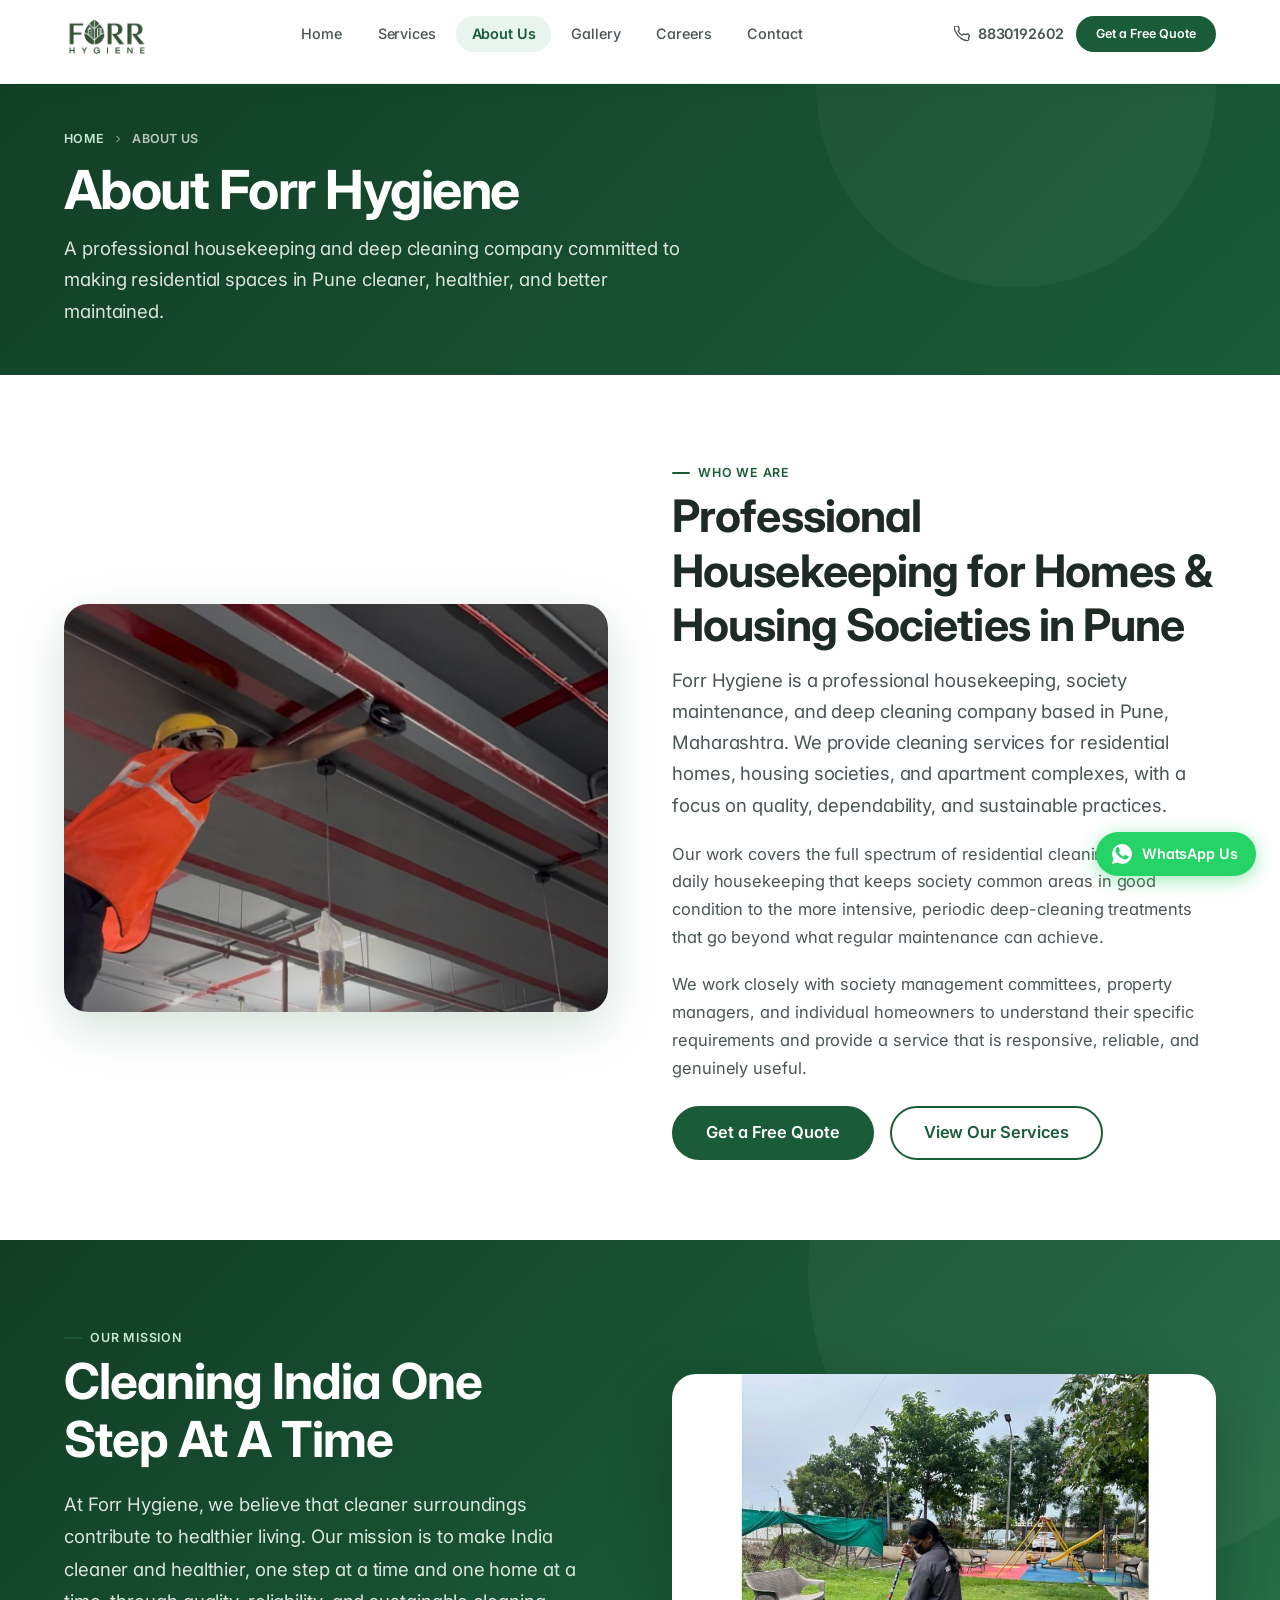
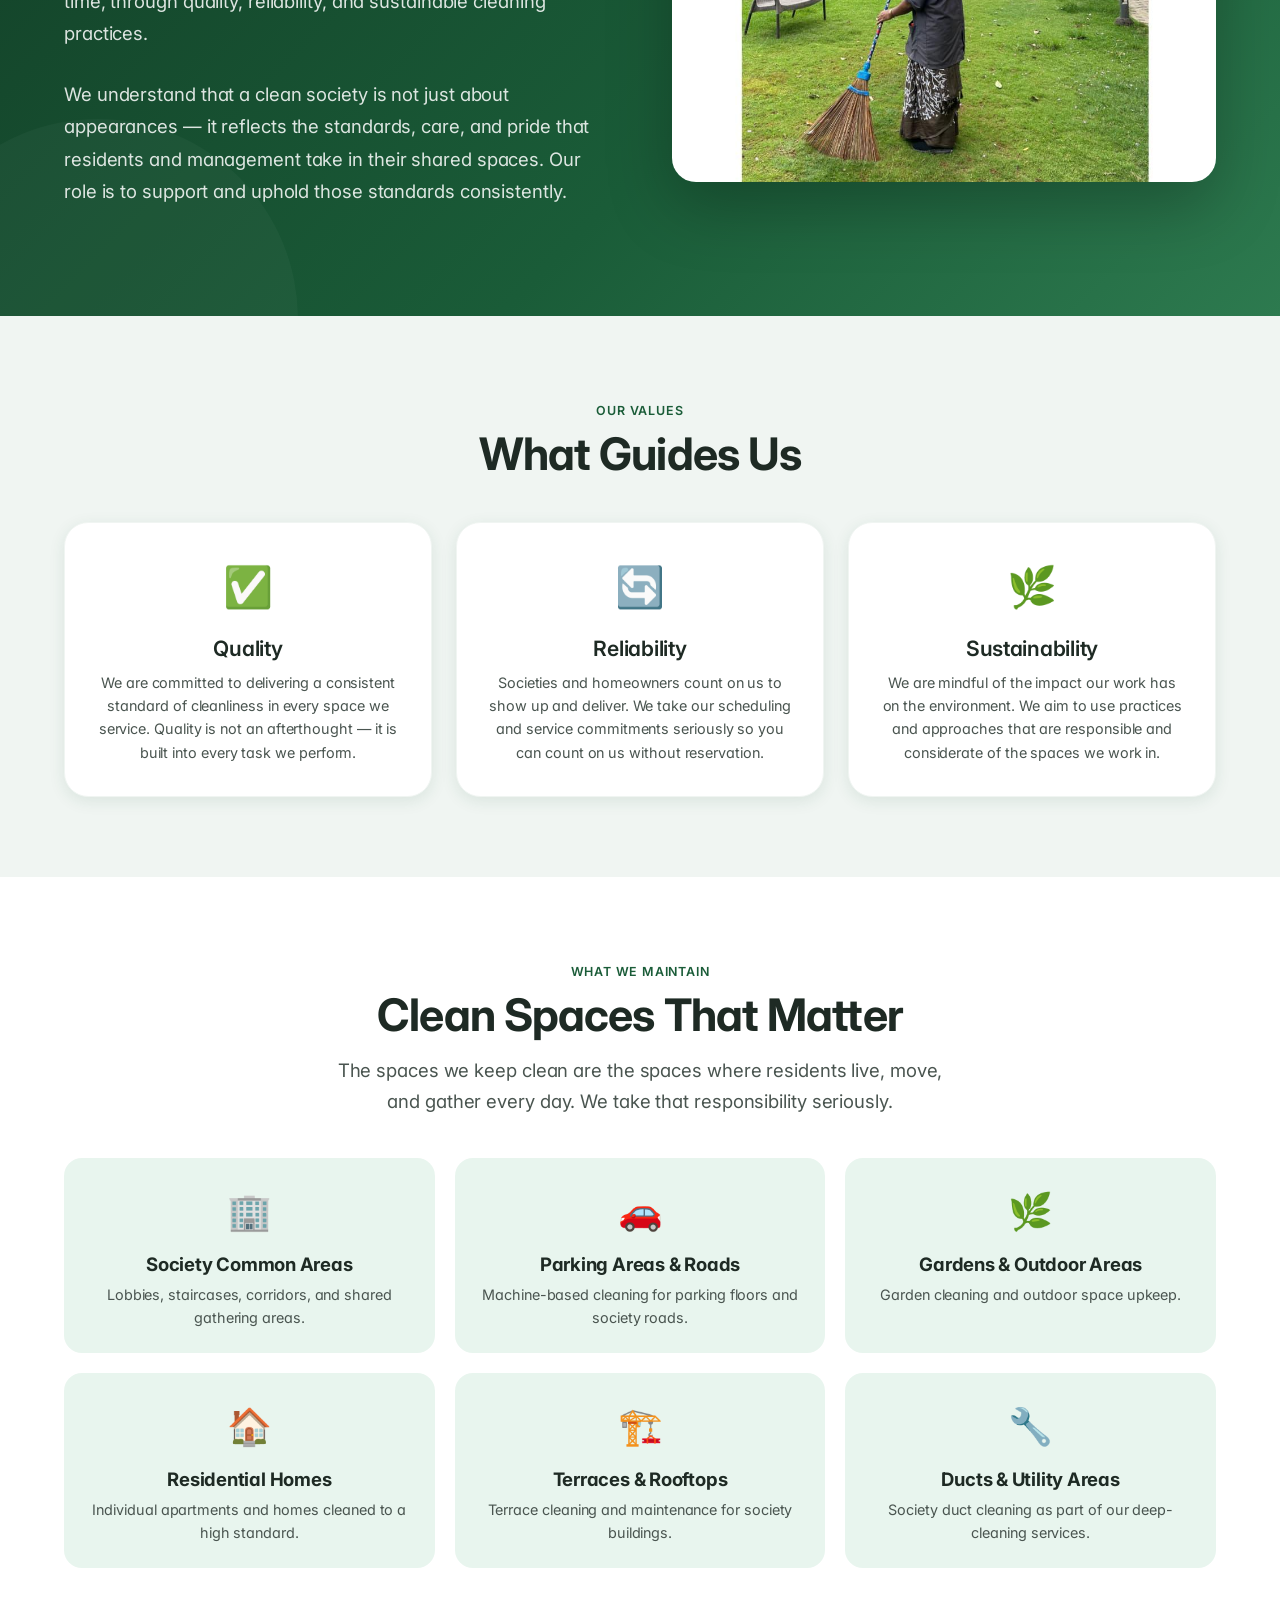
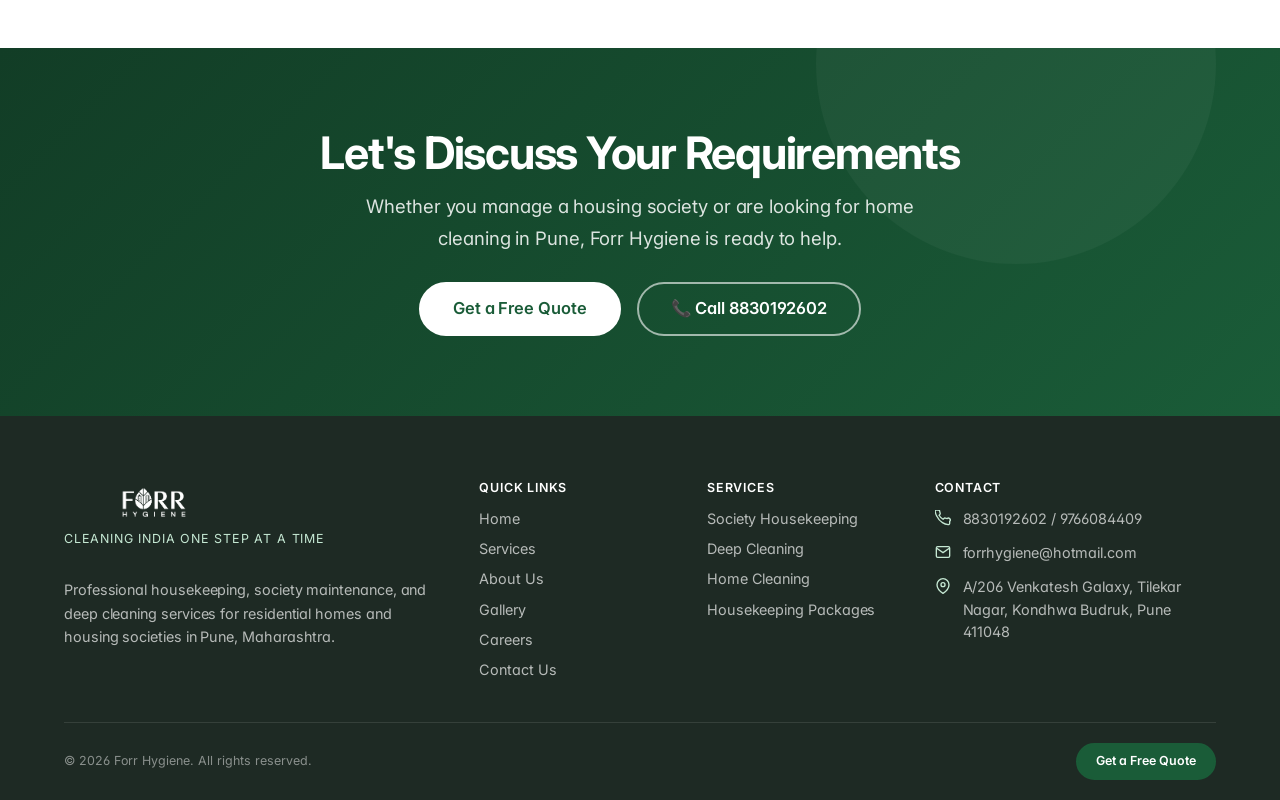
<file: about.html>
<!DOCTYPE html>
<html lang="en">
<head>
  <meta charset="UTF-8" />
  <meta name="viewport" content="width=device-width, initial-scale=1.0" />
  <title>About Us – Forr Hygiene | Housekeeping & Deep Cleaning Pune</title>
  <meta name="description" content="Learn about Forr Hygiene – a professional housekeeping and deep cleaning company based in Pune, Maharashtra. Committed to quality, reliability, and sustainable cleaning practices for homes and housing societies." />
  <meta name="keywords" content="about Forr Hygiene, housekeeping company Pune, cleaning services company Pune" />
  <link rel="canonical" href="https://forrhygiene.vercel.app/about.html" />
  <meta property="og:title" content="About Forr Hygiene – Professional Cleaning Services Pune" />
  <meta property="og:description" content="Forr Hygiene provides professional housekeeping and deep cleaning for homes and housing societies in Pune, Maharashtra." />
  <meta name="robots" content="index, follow" />
  <!-- Google Fonts: Inter -->
  <link rel="preconnect" href="https://fonts.googleapis.com" />
  <link rel="preconnect" href="https://fonts.gstatic.com" crossorigin />
  <link rel="stylesheet" href="https://fonts.googleapis.com/css2?family=Inter:wght@400;500;600;700&display=swap" />

  <link rel="stylesheet" href="css/style.css" />
  <!-- Favicon -->
  <link rel="icon" type="image/svg+xml" href="images/favicon.svg" />
  <link rel="icon" type="image/png" sizes="32x32" href="images/favicon-32x32.png" />
  <link rel="icon" type="image/png" sizes="16x16" href="images/favicon-16x16.png" />
  <link rel="icon" type="image/png" href="images/favicon.png" />
  <link rel="apple-touch-icon" sizes="180x180" href="images/apple-touch-icon.png" />
  <link rel="shortcut icon" href="favicon.ico" />
  <link rel="manifest" href="site.webmanifest" />
  <meta name="theme-color" content="#1a5c38" />
</head>
<body>

<!-- Header -->
<header class="site-header" id="site-header">
  <div class="container">
    <div class="header-inner">
      <a href="index.html" class="site-logo" aria-label="Forr Hygiene – Home">
        
        <img src="images/logo.png" alt="Forr Hygiene - Cleaning India One Step At A Time" class="site-logo-img" />
      </a>
      <nav class="main-nav">
        <a href="index.html" class="nav-link">Home</a>
        <a href="services.html" class="nav-link">Services</a>
        <a href="about.html" class="nav-link active">About Us</a>
        <a href="gallery.html" class="nav-link">Gallery</a>
        <a href="careers.html" class="nav-link">Careers</a>
        <a href="contact.html" class="nav-link">Contact</a>
      </nav>
      <div class="header-actions">
        <a href="tel:+918830192602" class="header-phone">
          <svg xmlns="http://www.w3.org/2000/svg" viewBox="0 0 24 24" fill="none" stroke="currentColor" stroke-width="2"><path d="M22 16.92v3a2 2 0 01-2.18 2 19.79 19.79 0 01-8.63-3.07A19.5 19.5 0 013.07 9.8 19.79 19.79 0 01.11 1.18 2 2 0 012.11 0H5a2 2 0 012 1.72 12.84 12.84 0 00.7 2.81 2 2 0 01-.45 2.11L6.09 7.91a16 16 0 006 6l1.27-1.27a2 2 0 012.11-.45 12.84 12.84 0 002.81.7A2 2 0 0122 16.92z"/></svg>
          8830192602
        </a>
        <a href="contact.html" class="btn btn--primary btn--sm">Get a Free Quote</a>
        <button class="nav-toggle" id="nav-toggle" aria-label="Toggle navigation" aria-expanded="false">
          <span></span><span></span><span></span>
        </button>
      </div>
    </div>
  </div>
</header>

<div class="mobile-menu" id="mobile-menu" aria-hidden="true">
  <nav class="mobile-nav">
    <a href="index.html" class="mobile-nav-link">Home</a>
    <a href="services.html" class="mobile-nav-link">Services</a>
    <a href="about.html" class="mobile-nav-link">About Us</a>
    <a href="gallery.html" class="mobile-nav-link">Gallery</a>
    <a href="careers.html" class="mobile-nav-link">Careers</a>
    <a href="contact.html" class="mobile-nav-link">Contact</a>
  </nav>
  <div class="mobile-cta">
    <a href="contact.html" class="btn btn--primary">Get a Free Quote</a>
    <a href="tel:+918830192602" class="btn btn--secondary">📞 Call 8830192602</a>
  </div>
</div>

<main id="main-content">

<!-- Page Header -->
<section class="page-header">
  <div class="container">
    <div class="page-header-inner">
      <nav class="breadcrumb" aria-label="Breadcrumb">
        <a href="index.html">Home</a>
        <svg xmlns="http://www.w3.org/2000/svg" viewBox="0 0 24 24" fill="none" stroke="currentColor" stroke-width="2"><polyline points="9 18 15 12 9 6"/></svg>
        <span>About Us</span>
      </nav>
      <h1 class="page-title">About Forr Hygiene</h1>
      <p class="page-subtitle">
        A professional housekeeping and deep cleaning company committed to making residential
        spaces in Pune cleaner, healthier, and better maintained.
      </p>
    </div>
  </div>
</section>

<!-- Who We Are -->
<section class="section" id="who-we-are">
  <div class="container">
    <div class="about-intro animate-on-scroll">
      <div class="about-image">
        
        <img src="images/duct-cleaning-service-pune.jpg" alt="Forr Hygiene certified technician on scaffolding with safety helmet performing specialized society duct and pipe cleaning in Pune" loading="lazy" width="600" height="450" />
      </div>
      <div>
        <span class="section-label">Who We Are</span>
        <h2 class="section-title">Professional Housekeeping for Homes &amp; Housing Societies in Pune</h2>
        <p style="color: var(--clr-grey-700); font-size: var(--fs-md); line-height: 1.68; letter-spacing: var(--tracking-body); margin-bottom: var(--sp-5);">
          Forr Hygiene is a professional housekeeping, society maintenance, and deep cleaning company
          based in Pune, Maharashtra. We provide cleaning services for residential homes, housing societies,
          and apartment complexes, with a focus on quality, dependability, and sustainable practices.
        </p>
        <p style="color: var(--clr-grey-700); font-size: var(--fs-base); line-height: 1.68; letter-spacing: var(--tracking-body); margin-bottom: var(--sp-5);">
          Our work covers the full spectrum of residential cleaning — from the daily housekeeping that keeps
          society common areas in good condition to the more intensive, periodic deep-cleaning treatments that
          go beyond what regular maintenance can achieve.
        </p>
        <p style="color: var(--clr-grey-700); font-size: var(--fs-base); line-height: 1.68; letter-spacing: var(--tracking-body); margin-bottom: var(--sp-6);">
          We work closely with society management committees, property managers, and individual homeowners
          to understand their specific requirements and provide a service that is responsive, reliable, and
          genuinely useful.
        </p>
        <div style="display: flex; gap: var(--sp-4); flex-wrap: wrap;">
          <a href="contact.html" class="btn btn--primary btn--lg">Get a Free Quote</a>
          <a href="services.html" class="btn btn--secondary btn--lg">View Our Services</a>
        </div>
      </div>
    </div>
  </div>
</section>

<!-- Mission -->
<section class="section mission-section" id="mission">
  <div class="container">
    <div class="mission-inner">
      <div class="animate-on-scroll">
        <span class="section-label" style="color: var(--clr-mint-mid);">Our Mission</span>
        <h2 class="mission-tagline">Cleaning India One Step At A Time</h2>
        <p class="mission-text">
          At Forr Hygiene, we believe that cleaner surroundings contribute to healthier living.
          Our mission is to make India cleaner and healthier, one step at a time and one home at a
          time, through quality, reliability, and sustainable cleaning practices.
        </p>
        <p class="mission-text" style="margin-top: -var(--sp-4);">
          We understand that a clean society is not just about appearances — it reflects the
          standards, care, and pride that residents and management take in their shared spaces.
          Our role is to support and uphold those standards consistently.
        </p>
      </div>
      <div class="mission-image animate-on-scroll">
        
        <img src="images/garden-cleaning-society-pune.jpg" alt="Forr Hygiene staff maintaining landscaped residential garden and green spaces in Pune housing society" loading="lazy" width="600" height="450" />
      </div>
    </div>
  </div>
</section>

<!-- Our Values -->
<section class="section bg-grey" id="values">
  <div class="container">
    <div class="section-header section-header--center animate-on-scroll">
      <span class="section-label">Our Values</span>
      <h2 class="section-title">What Guides Us</h2>
    </div>

    <div class="values-grid">

      <div class="value-card animate-on-scroll">
        <div class="value-icon" aria-hidden="true">✅</div>
        <h3 class="value-title">Quality</h3>
        <p class="value-desc">
          We are committed to delivering a consistent standard of cleanliness in every
          space we service. Quality is not an afterthought — it is built into every task we perform.
        </p>
      </div>

      <div class="value-card animate-on-scroll">
        <div class="value-icon" aria-hidden="true">🔄</div>
        <h3 class="value-title">Reliability</h3>
        <p class="value-desc">
          Societies and homeowners count on us to show up and deliver. We take our
          scheduling and service commitments seriously so you can count on us without reservation.
        </p>
      </div>

      <div class="value-card animate-on-scroll">
        <div class="value-icon" aria-hidden="true">🌿</div>
        <h3 class="value-title">Sustainability</h3>
        <p class="value-desc">
          We are mindful of the impact our work has on the environment. We aim to use
          practices and approaches that are responsible and considerate of the spaces we work in.
        </p>
      </div>

    </div>
  </div>
</section>

<!-- What We Maintain -->
<section class="section" id="what-we-maintain">
  <div class="container">
    <div class="section-header section-header--center animate-on-scroll">
      <span class="section-label">What We Maintain</span>
      <h2 class="section-title">Clean Spaces That Matter</h2>
      <p class="section-subtitle">
        The spaces we keep clean are the spaces where residents live, move, and gather every day.
        We take that responsibility seriously.
      </p>
    </div>

    <div style="display: grid; grid-template-columns: repeat(3, 1fr); gap: var(--sp-5);" class="animate-on-scroll">
      <div style="background: var(--clr-mint); border-radius: var(--radius-lg); padding: var(--sp-6); text-align: center;">
        <div style="font-size: 36px; margin-bottom: var(--sp-3);" aria-hidden="true">🏢</div>
        <h3 style="font-size: var(--fs-md); font-weight: 700; line-height: 1.30; letter-spacing: var(--tracking-heading); color: var(--clr-charcoal); margin-bottom: var(--sp-2);">Society Common Areas</h3>
        <p style="font-size: var(--fs-sm); color: var(--clr-grey-700); line-height: 1.55; letter-spacing: var(--tracking-body);">Lobbies, staircases, corridors, and shared gathering areas.</p>
      </div>
      <div style="background: var(--clr-mint); border-radius: var(--radius-lg); padding: var(--sp-6); text-align: center;">
        <div style="font-size: 36px; margin-bottom: var(--sp-3);" aria-hidden="true">🚗</div>
        <h3 style="font-size: var(--fs-md); font-weight: 700; line-height: 1.30; letter-spacing: var(--tracking-heading); color: var(--clr-charcoal); margin-bottom: var(--sp-2);">Parking Areas &amp; Roads</h3>
        <p style="font-size: var(--fs-sm); color: var(--clr-grey-700); line-height: 1.55; letter-spacing: var(--tracking-body);">Machine-based cleaning for parking floors and society roads.</p>
      </div>
      <div style="background: var(--clr-mint); border-radius: var(--radius-lg); padding: var(--sp-6); text-align: center;">
        <div style="font-size: 36px; margin-bottom: var(--sp-3);" aria-hidden="true">🌿</div>
        <h3 style="font-size: var(--fs-md); font-weight: 700; line-height: 1.30; letter-spacing: var(--tracking-heading); color: var(--clr-charcoal); margin-bottom: var(--sp-2);">Gardens &amp; Outdoor Areas</h3>
        <p style="font-size: var(--fs-sm); color: var(--clr-grey-700); line-height: 1.55; letter-spacing: var(--tracking-body);">Garden cleaning and outdoor space upkeep.</p>
      </div>
      <div style="background: var(--clr-mint); border-radius: var(--radius-lg); padding: var(--sp-6); text-align: center;">
        <div style="font-size: 36px; margin-bottom: var(--sp-3);" aria-hidden="true">🏠</div>
        <h3 style="font-size: var(--fs-md); font-weight: 700; line-height: 1.30; letter-spacing: var(--tracking-heading); color: var(--clr-charcoal); margin-bottom: var(--sp-2);">Residential Homes</h3>
        <p style="font-size: var(--fs-sm); color: var(--clr-grey-700); line-height: 1.55; letter-spacing: var(--tracking-body);">Individual apartments and homes cleaned to a high standard.</p>
      </div>
      <div style="background: var(--clr-mint); border-radius: var(--radius-lg); padding: var(--sp-6); text-align: center;">
        <div style="font-size: 36px; margin-bottom: var(--sp-3);" aria-hidden="true">🏗️</div>
        <h3 style="font-size: var(--fs-md); font-weight: 700; line-height: 1.30; letter-spacing: var(--tracking-heading); color: var(--clr-charcoal); margin-bottom: var(--sp-2);">Terraces &amp; Rooftops</h3>
        <p style="font-size: var(--fs-sm); color: var(--clr-grey-700); line-height: 1.55; letter-spacing: var(--tracking-body);">Terrace cleaning and maintenance for society buildings.</p>
      </div>
      <div style="background: var(--clr-mint); border-radius: var(--radius-lg); padding: var(--sp-6); text-align: center;">
        <div style="font-size: 36px; margin-bottom: var(--sp-3);" aria-hidden="true">🔧</div>
        <h3 style="font-size: var(--fs-md); font-weight: 700; line-height: 1.30; letter-spacing: var(--tracking-heading); color: var(--clr-charcoal); margin-bottom: var(--sp-2);">Ducts &amp; Utility Areas</h3>
        <p style="font-size: var(--fs-sm); color: var(--clr-grey-700); line-height: 1.55; letter-spacing: var(--tracking-body);">Society duct cleaning as part of our deep-cleaning services.</p>
      </div>
    </div>
  </div>
</section>

<!-- CTA -->
<section class="cta-banner">
  <div class="container" style="position: relative; z-index: 1;">
    <h2 class="cta-banner-title">Let's Discuss Your Requirements</h2>
    <p class="cta-banner-text">
      Whether you manage a housing society or are looking for home cleaning in Pune,
      Forr Hygiene is ready to help.
    </p>
    <div class="cta-banner-actions">
      <a href="contact.html" class="btn btn--white btn--lg">Get a Free Quote</a>
      <a href="tel:+918830192602" class="btn btn--outline-white btn--lg">📞 Call 8830192602</a>
    </div>
  </div>
</section>

</main>

<!-- Footer -->
<footer class="site-footer">
  <div class="container">
    <div class="footer-grid">
      <div>
        <a href="index.html" class="footer-brand-logo" aria-label="Forr Hygiene – Home">
          
          <img src="images/logo-white.png" alt="Forr Hygiene" class="footer-logo-img" />
          <div class="footer-tagline">Cleaning India One Step At A Time</div>
        </a>
        <p class="footer-desc">Professional housekeeping, society maintenance, and deep cleaning services for residential homes and housing societies in Pune, Maharashtra.</p>
      </div>
      <div>
        <h3 class="footer-col-title">Quick Links</h3>
        <nav class="footer-links">
          <a href="index.html" class="footer-link">Home</a>
          <a href="services.html" class="footer-link">Services</a>
          <a href="about.html" class="footer-link">About Us</a>
          <a href="gallery.html" class="footer-link">Gallery</a>
          <a href="careers.html" class="footer-link">Careers</a>
          <a href="contact.html" class="footer-link">Contact Us</a>
        </nav>
      </div>
      <div>
        <h3 class="footer-col-title">Services</h3>
        <nav class="footer-links">
          <a href="services.html#society-housekeeping" class="footer-link">Society Housekeeping</a>
          <a href="services.html#deep-cleaning" class="footer-link">Deep Cleaning</a>
          <a href="services.html#home-cleaning" class="footer-link">Home Cleaning</a>
          <a href="services.html#packages" class="footer-link">Housekeeping Packages</a>
        </nav>
      </div>
      <div>
        <h3 class="footer-col-title">Contact</h3>
        <ul class="footer-contact-list">
          <li class="footer-contact-item">
            <svg xmlns="http://www.w3.org/2000/svg" viewBox="0 0 24 24" fill="none" stroke="currentColor" stroke-width="2"><path d="M22 16.92v3a2 2 0 01-2.18 2 19.79 19.79 0 01-8.63-3.07A19.5 19.5 0 013.07 9.8 19.79 19.79 0 01.11 1.18 2 2 0 012.11 0H5a2 2 0 012 1.72 12.84 12.84 0 00.7 2.81 2 2 0 01-.45 2.11L6.09 7.91a16 16 0 006 6l1.27-1.27a2 2 0 012.11-.45 12.84 12.84 0 002.81.7A2 2 0 0122 16.92z"/></svg>
            <div><a href="tel:+918830192602">8830192602</a> / <a href="tel:+919766084409">9766084409</a></div>
          </li>
          <li class="footer-contact-item">
            <svg xmlns="http://www.w3.org/2000/svg" viewBox="0 0 24 24" fill="none" stroke="currentColor" stroke-width="2"><path d="M4 4h16c1.1 0 2 .9 2 2v12c0 1.1-.9 2-2 2H4c-1.1 0-2-.9-2-2V6c0-1.1.9-2 2-2z"/><polyline points="22,6 12,13 2,6"/></svg>
            <a href="mailto:forrhygiene@hotmail.com">forrhygiene@hotmail.com</a>
          </li>
          <li class="footer-contact-item">
            <svg xmlns="http://www.w3.org/2000/svg" viewBox="0 0 24 24" fill="none" stroke="currentColor" stroke-width="2"><path d="M21 10c0 7-9 13-9 13s-9-6-9-13a9 9 0 0118 0z"/><circle cx="12" cy="10" r="3"/></svg>
            <address style="font-style:normal;">A/206 Venkatesh Galaxy, Tilekar Nagar, Kondhwa Budruk, Pune 411048</address>
          </li>
        </ul>
      </div>
    </div>
    <div class="footer-bottom">
      <p class="footer-copy">&copy; <span class="footer-year">2026</span> Forr Hygiene. All rights reserved.</p>
      <a href="contact.html" class="btn btn--primary btn--sm">Get a Free Quote</a>
    </div>
  </div>
</footer>

<!-- Floating WhatsApp Button -->
<a href="https://wa.me/918830192602?text=Hello%20Forr%20Hygiene%2C%20I%20would%20like%20to%20enquire%20about%20your%20services." 
   class="whatsapp-float" 
   target="_blank" 
   rel="noopener noreferrer" 
   aria-label="Chat with Forr Hygiene on WhatsApp">
  <svg xmlns="http://www.w3.org/2000/svg" viewBox="0 0 24 24">
    <path d="M12.04 2c-5.46 0-9.91 4.45-9.91 9.91 0 1.75.46 3.45 1.32 4.95L2.05 22l5.25-1.38c1.45.79 3.08 1.21 4.74 1.21 5.46 0 9.91-4.45 9.91-9.91 0-2.65-1.03-5.14-2.9-7.01A9.816 9.816 0 0012.04 2zm5.82 14.07c-.24.68-1.39 1.3-1.92 1.38-.5.08-1.13.12-3.66-.92-3.23-1.33-5.32-4.63-5.48-4.84-.16-.22-1.3-1.74-1.3-3.32 0-1.58.82-2.36 1.11-2.68.29-.32.64-.4.86-.4.21 0 .43.002.62.01.2.01.47-.08.73.55.27.65.92 2.25 1 2.42.08.16.14.36.03.57-.11.22-.16.36-.32.55-.16.19-.34.42-.49.56-.16.16-.33.34-.14.67.19.33.84 1.39 1.8 2.25 1.24 1.1 2.28 1.44 2.61 1.6.33.16.52.14.71-.08.19-.22.82-.95 1.04-1.28.22-.33.44-.27.73-.16.29.11 1.85.87 2.17 1.03.32.16.54.24.62.38.08.13.08.77-.16 1.45z"/>
  </svg>
  <span class="whatsapp-float-label">WhatsApp Us</span>
</a>

<script>
const header = document.getElementById('site-header');
window.addEventListener('scroll', () => header.classList.toggle('scrolled', window.scrollY > 40), { passive: true });
const navToggle = document.getElementById('nav-toggle');
const mobileMenu = document.getElementById('mobile-menu');
navToggle.addEventListener('click', () => {
  const isOpen = mobileMenu.classList.toggle('open');
  navToggle.classList.toggle('open', isOpen);
  navToggle.setAttribute('aria-expanded', String(isOpen));
  mobileMenu.setAttribute('aria-hidden', String(!isOpen));
});
mobileMenu.querySelectorAll('a').forEach(link => link.addEventListener('click', () => {
  mobileMenu.classList.remove('open'); navToggle.classList.remove('open');
  navToggle.setAttribute('aria-expanded', 'false'); mobileMenu.setAttribute('aria-hidden', 'true');
}));
document.querySelectorAll('.footer-year').forEach(el => el.textContent = new Date().getFullYear());
const obs = new IntersectionObserver(entries => entries.forEach(e => { if(e.isIntersecting){e.target.classList.add('visible');obs.unobserve(e.target);}}),{threshold:0.1,rootMargin:'0px 0px -40px 0px'});
document.querySelectorAll('.animate-on-scroll').forEach(el => obs.observe(el));
</script>
</body>
</html>
</file>
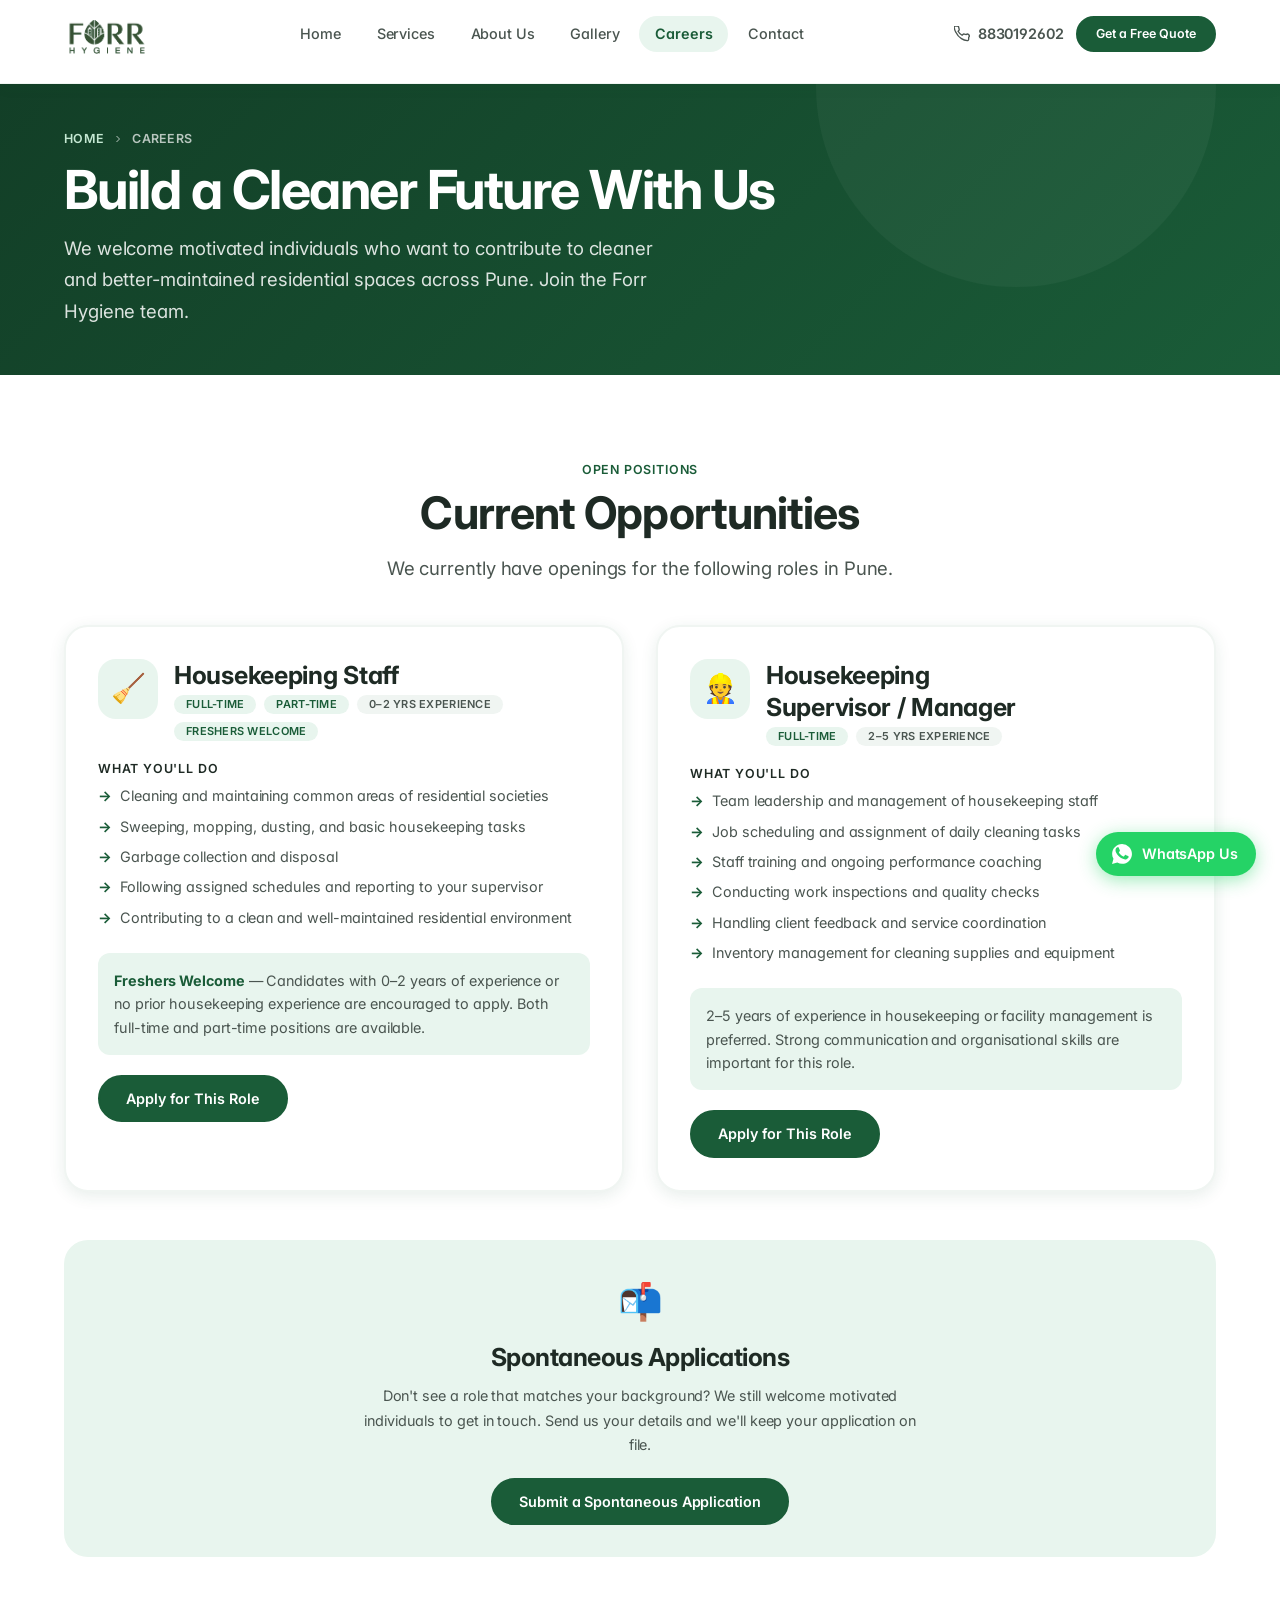
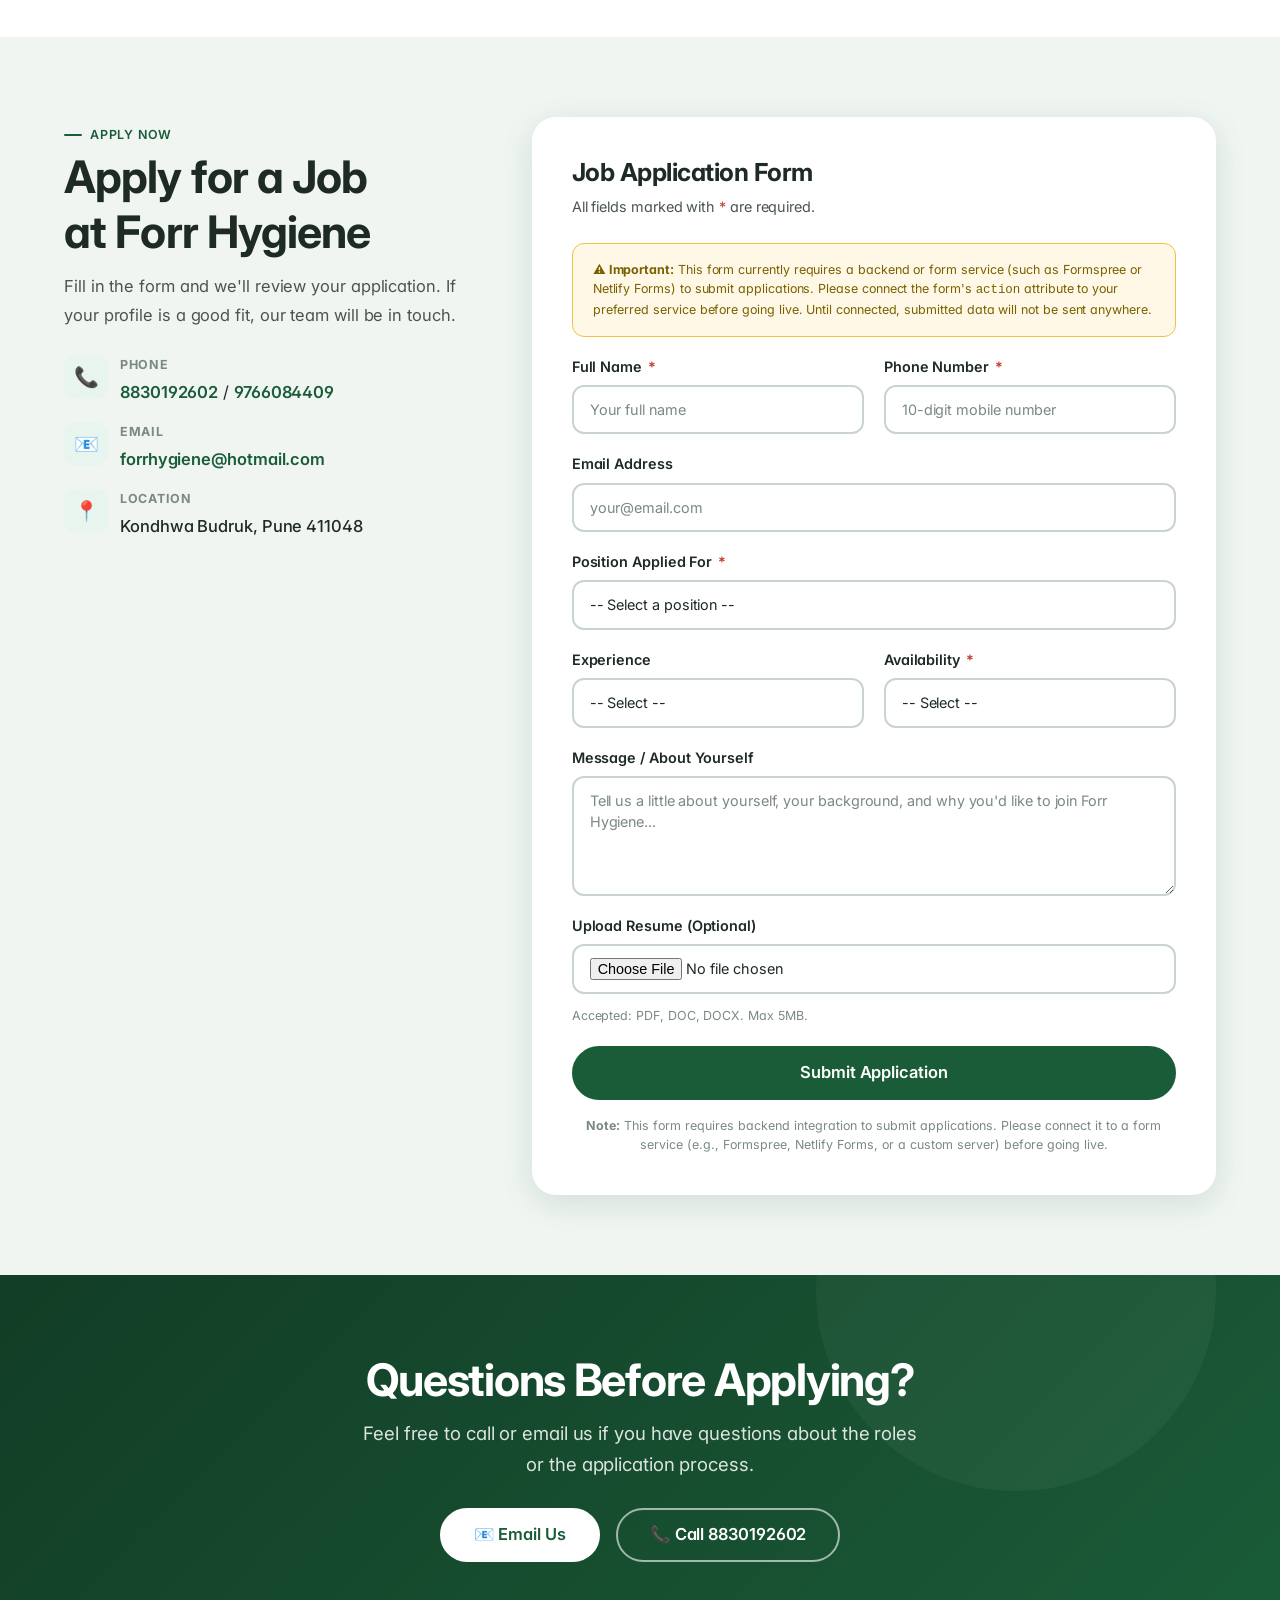
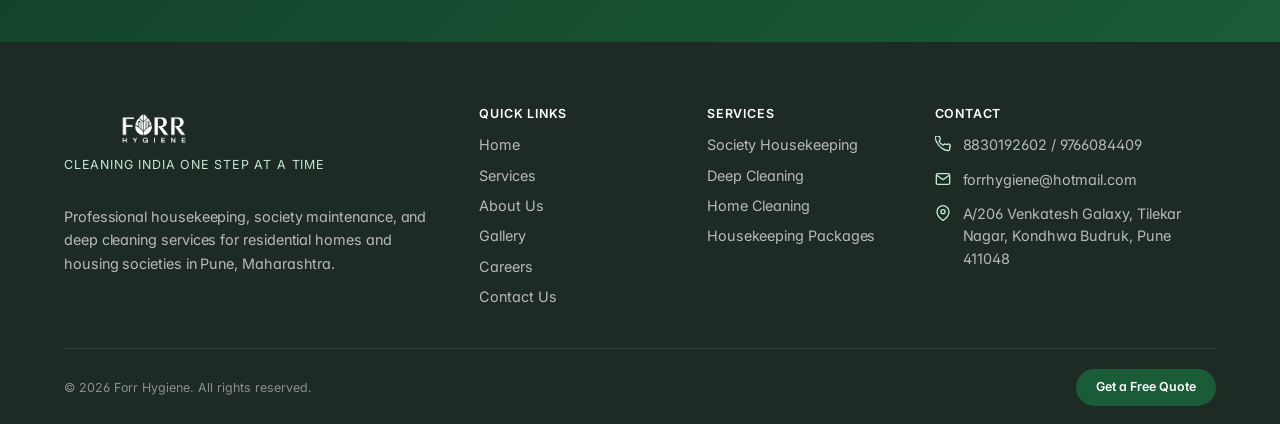
<file: careers.html>
<!DOCTYPE html>
<html lang="en">
<head>
  <meta charset="UTF-8" />
  <meta name="viewport" content="width=device-width, initial-scale=1.0" />
  <title>Careers – Join Forr Hygiene | Housekeeping Jobs in Pune</title>
  <meta name="description" content="Join the Forr Hygiene team in Pune. We are hiring housekeeping staff (freshers welcome) and housekeeping supervisors. Full-time and part-time opportunities. Apply now." />
  <meta name="keywords" content="housekeeping jobs Pune, cleaning jobs Pune, housekeeping supervisor Pune, fresher housekeeping jobs Pune, join Forr Hygiene" />
  <link rel="canonical" href="https://forrhygiene.vercel.app/careers.html" />
  <meta name="robots" content="index, follow" />
  <!-- Google Fonts: Inter -->
  <link rel="preconnect" href="https://fonts.googleapis.com" />
  <link rel="preconnect" href="https://fonts.gstatic.com" crossorigin />
  <link rel="stylesheet" href="https://fonts.googleapis.com/css2?family=Inter:wght@400;500;600;700&display=swap" />

  <link rel="stylesheet" href="css/style.css" />
  <!-- Favicon -->
  <link rel="icon" type="image/svg+xml" href="images/favicon.svg" />
  <link rel="icon" type="image/png" sizes="32x32" href="images/favicon-32x32.png" />
  <link rel="icon" type="image/png" sizes="16x16" href="images/favicon-16x16.png" />
  <link rel="icon" type="image/png" href="images/favicon.png" />
  <link rel="apple-touch-icon" sizes="180x180" href="images/apple-touch-icon.png" />
  <link rel="shortcut icon" href="favicon.ico" />
  <link rel="manifest" href="site.webmanifest" />
  <meta name="theme-color" content="#1a5c38" />

  <style>
    .job-cards {
      display: grid;
      grid-template-columns: 1fr 1fr;
      gap: var(--sp-8);
      margin-bottom: var(--sp-12);
    }

    .job-card {
      background: var(--clr-white);
      border-radius: var(--radius-xl);
      border: 2px solid var(--clr-grey-100);
      padding: var(--sp-8);
      box-shadow: var(--shadow-md);
      transition: border-color var(--transition), box-shadow var(--transition);
    }

    .job-card:hover {
      border-color: var(--clr-primary);
      box-shadow: var(--shadow-lg);
    }

    .job-card-top {
      display: flex;
      align-items: flex-start;
      gap: var(--sp-4);
      margin-bottom: var(--sp-5);
    }

    .job-icon {
      width: 60px;
      height: 60px;
      border-radius: var(--radius-lg);
      background: var(--clr-mint);
      display: flex;
      align-items: center;
      justify-content: center;
      font-size: 28px;
      flex-shrink: 0;
    }

    .job-title {
      font-size: var(--fs-xl);
      font-weight: 700;
      color: var(--clr-charcoal);
      line-height: var(--lh-heading);
      letter-spacing: var(--tracking-heading);
      margin-bottom: var(--sp-1);
    }

    .job-tags {
      display: flex;
      gap: var(--sp-2);
      flex-wrap: wrap;
    }

    .job-tag {
      display: inline-block;
      padding: 3px 12px;
      border-radius: var(--radius-full);
      font-family: var(--font-family);
      font-size: 11px;
      font-weight: 600;
      letter-spacing: var(--tracking-wide);
      line-height: 1.2;
      text-transform: uppercase;
    }

    .job-tag--green { background: var(--clr-mint); color: var(--clr-primary); }
    .job-tag--grey { background: var(--clr-grey-100); color: var(--clr-grey-700); }

    .job-responsibilities {
      margin-bottom: var(--sp-6);
    }

    .job-responsibilities h4 {
      font-family: var(--font-family);
      font-size: var(--fs-xs);
      font-weight: 600;
      color: var(--clr-charcoal);
      margin-bottom: var(--sp-2);
      text-transform: uppercase;
      letter-spacing: var(--tracking-badge);
      line-height: 1.3;
    }

    .job-responsibilities ul {
      display: flex;
      flex-direction: column;
      gap: var(--sp-2);
    }

    .job-responsibilities li {
      display: flex;
      align-items: flex-start;
      gap: var(--sp-2);
      font-size: var(--fs-sm);
      color: var(--clr-grey-700);
      line-height: 1.55;
      letter-spacing: var(--tracking-body);
    }

    .job-responsibilities li::before {
      content: '→';
      color: var(--clr-primary);
      font-weight: 700;
      flex-shrink: 0;
    }

    .apply-form-section {
      background: var(--clr-grey-100);
      padding: var(--sp-20) 0;
    }

    .apply-form-inner {
      display: grid;
      grid-template-columns: 1fr 1.6fr;
      gap: var(--sp-10);
      align-items: start;
    }

    .apply-form-info {
      position: sticky;
      top: calc(var(--header-h) + var(--sp-6));
    }

    .apply-form-card {
      background: var(--clr-white);
      border-radius: var(--radius-xl);
      padding: var(--sp-10);
      box-shadow: var(--shadow-lg);
    }

    .form-backend-notice {
      background: #fff8e6;
      border: 1px solid #f0c040;
      border-radius: var(--radius-md);
      padding: var(--sp-4) var(--sp-5);
      font-size: var(--fs-xs);
      color: #7a6000;
      line-height: 1.55;
      letter-spacing: var(--tracking-body);
      margin-bottom: var(--sp-5);
    }

    @media (max-width: 900px) {
      .job-cards { grid-template-columns: 1fr; }
      .apply-form-inner { grid-template-columns: 1fr; }
      .apply-form-info { position: static; }
    }
  </style>
</head>
<body>

<!-- Header -->
<header class="site-header" id="site-header">
  <div class="container">
    <div class="header-inner">
      <a href="index.html" class="site-logo" aria-label="Forr Hygiene – Home">
        
        <img src="images/logo.png" alt="Forr Hygiene - Cleaning India One Step At A Time" class="site-logo-img" />
      </a>
      <nav class="main-nav">
        <a href="index.html" class="nav-link">Home</a>
        <a href="services.html" class="nav-link">Services</a>
        <a href="about.html" class="nav-link">About Us</a>
        <a href="gallery.html" class="nav-link">Gallery</a>
        <a href="careers.html" class="nav-link active">Careers</a>
        <a href="contact.html" class="nav-link">Contact</a>
      </nav>
      <div class="header-actions">
        <a href="tel:+918830192602" class="header-phone">
          <svg xmlns="http://www.w3.org/2000/svg" viewBox="0 0 24 24" fill="none" stroke="currentColor" stroke-width="2"><path d="M22 16.92v3a2 2 0 01-2.18 2 19.79 19.79 0 01-8.63-3.07A19.5 19.5 0 013.07 9.8 19.79 19.79 0 01.11 1.18 2 2 0 012.11 0H5a2 2 0 012 1.72 12.84 12.84 0 00.7 2.81 2 2 0 01-.45 2.11L6.09 7.91a16 16 0 006 6l1.27-1.27a2 2 0 012.11-.45 12.84 12.84 0 002.81.7A2 2 0 0122 16.92z"/></svg>
          8830192602
        </a>
        <a href="contact.html" class="btn btn--primary btn--sm">Get a Free Quote</a>
        <button class="nav-toggle" id="nav-toggle" aria-label="Toggle navigation" aria-expanded="false">
          <span></span><span></span><span></span>
        </button>
      </div>
    </div>
  </div>
</header>

<div class="mobile-menu" id="mobile-menu" aria-hidden="true">
  <nav class="mobile-nav">
    <a href="index.html" class="mobile-nav-link">Home</a>
    <a href="services.html" class="mobile-nav-link">Services</a>
    <a href="about.html" class="mobile-nav-link">About Us</a>
    <a href="gallery.html" class="mobile-nav-link">Gallery</a>
    <a href="careers.html" class="mobile-nav-link">Careers</a>
    <a href="contact.html" class="mobile-nav-link">Contact</a>
  </nav>
  <div class="mobile-cta">
    <a href="contact.html" class="btn btn--primary">Get a Free Quote</a>
    <a href="tel:+918830192602" class="btn btn--secondary">📞 Call 8830192602</a>
  </div>
</div>

<main id="main-content">

<!-- Page Header -->
<section class="page-header">
  <div class="container">
    <div class="page-header-inner">
      <nav class="breadcrumb" aria-label="Breadcrumb">
        <a href="index.html">Home</a>
        <svg xmlns="http://www.w3.org/2000/svg" viewBox="0 0 24 24" fill="none" stroke="currentColor" stroke-width="2"><polyline points="9 18 15 12 9 6"/></svg>
        <span>Careers</span>
      </nav>
      <h1 class="page-title">Build a Cleaner Future With Us</h1>
      <p class="page-subtitle">
        We welcome motivated individuals who want to contribute to cleaner and better-maintained
        residential spaces across Pune. Join the Forr Hygiene team.
      </p>
    </div>
  </div>
</section>

<!-- Open Positions -->
<section class="section" id="positions">
  <div class="container">

    <div class="section-header section-header--center animate-on-scroll">
      <span class="section-label">Open Positions</span>
      <h2 class="section-title">Current Opportunities</h2>
      <p class="section-subtitle">We currently have openings for the following roles in Pune.</p>
    </div>

    <div class="job-cards">

      <!-- Housekeeping Staff -->
      <div class="job-card animate-on-scroll" id="housekeeping-staff">
        <div class="job-card-top">
          <div class="job-icon" aria-hidden="true">🧹</div>
          <div>
            <h3 class="job-title">Housekeeping Staff</h3>
            <div class="job-tags">
              <span class="job-tag job-tag--green">Full-Time</span>
              <span class="job-tag job-tag--green">Part-Time</span>
              <span class="job-tag job-tag--grey">0–2 Yrs Experience</span>
              <span class="job-tag job-tag--green">Freshers Welcome</span>
            </div>
          </div>
        </div>

        <div class="job-responsibilities">
          <h4>What You'll Do</h4>
          <ul>
            <li>Cleaning and maintaining common areas of residential societies</li>
            <li>Sweeping, mopping, dusting, and basic housekeeping tasks</li>
            <li>Garbage collection and disposal</li>
            <li>Following assigned schedules and reporting to your supervisor</li>
            <li>Contributing to a clean and well-maintained residential environment</li>
          </ul>
        </div>

        <div style="background: var(--clr-mint); border-radius: var(--radius-md); padding: var(--sp-4); margin-bottom: var(--sp-5); font-size: var(--fs-sm); color: var(--clr-grey-700);">
          <strong style="color: var(--clr-primary);">Freshers Welcome</strong> — Candidates with 0–2 years of experience or no prior housekeeping experience are encouraged to apply.
          Both full-time and part-time positions are available.
        </div>

        <a href="#apply-form" class="btn btn--primary" id="staff-apply-link">Apply for This Role</a>
      </div>

      <!-- Supervisor -->
      <div class="job-card animate-on-scroll" id="housekeeping-supervisor">
        <div class="job-card-top">
          <div class="job-icon" aria-hidden="true">👷</div>
          <div>
            <h3 class="job-title">Housekeeping Supervisor / Manager</h3>
            <div class="job-tags">
              <span class="job-tag job-tag--green">Full-Time</span>
              <span class="job-tag job-tag--grey">2–5 Yrs Experience</span>
            </div>
          </div>
        </div>

        <div class="job-responsibilities">
          <h4>What You'll Do</h4>
          <ul>
            <li>Team leadership and management of housekeeping staff</li>
            <li>Job scheduling and assignment of daily cleaning tasks</li>
            <li>Staff training and ongoing performance coaching</li>
            <li>Conducting work inspections and quality checks</li>
            <li>Handling client feedback and service coordination</li>
            <li>Inventory management for cleaning supplies and equipment</li>
          </ul>
        </div>

        <div style="background: var(--clr-mint); border-radius: var(--radius-md); padding: var(--sp-4); margin-bottom: var(--sp-5); font-size: var(--fs-sm); color: var(--clr-grey-700);">
          2–5 years of experience in housekeeping or facility management is preferred.
          Strong communication and organisational skills are important for this role.
        </div>

        <a href="#apply-form" class="btn btn--primary" id="supervisor-apply-link">Apply for This Role</a>
      </div>

    </div>

    <!-- Spontaneous -->
    <div style="text-align: center; padding: var(--sp-8); background: var(--clr-mint); border-radius: var(--radius-xl);" class="animate-on-scroll">
      <div style="font-size: 36px; margin-bottom: var(--sp-3);" aria-hidden="true">📬</div>
      <h3 style="font-size: var(--fs-xl); font-weight: 700; color: var(--clr-charcoal); line-height: var(--lh-snug); letter-spacing: var(--tracking-title); margin-bottom: var(--sp-3);">Spontaneous Applications</h3>
      <p style="font-size: var(--fs-sm); color: var(--clr-grey-700); max-width: 560px; margin: 0 auto var(--sp-5); line-height: 1.7;">
        Don't see a role that matches your background? We still welcome motivated individuals
        to get in touch. Send us your details and we'll keep your application on file.
      </p>
      <a href="#apply-form" class="btn btn--primary" id="spontaneous-apply-btn">Submit a Spontaneous Application</a>
    </div>

  </div>
</section>

<!-- Application Form -->
<section class="apply-form-section" id="apply-form">
  <div class="container">
    <div class="apply-form-inner">

      <!-- Info -->
      <div class="apply-form-info animate-on-scroll">
        <span class="section-label">Apply Now</span>
        <h2 class="section-title">Apply for a Job at Forr Hygiene</h2>
        <p style="color: var(--clr-grey-700); font-size: var(--fs-base); line-height: 1.8; margin-bottom: var(--sp-6);">
          Fill in the form and we'll review your application.
          If your profile is a good fit, our team will be in touch.
        </p>

        <div style="display: flex; flex-direction: column; gap: var(--sp-4);">
          <div style="display: flex; align-items: flex-start; gap: var(--sp-3);">
            <div style="width:44px; height:44px; border-radius: var(--radius-md); background: var(--clr-mint); display: flex; align-items: center; justify-content: center; font-size: 20px; flex-shrink:0;">📞</div>
            <div>
              <div style="font-size: var(--fs-xs); font-weight: 700; color: var(--clr-grey-500); text-transform: uppercase; letter-spacing: 0.06em; margin-bottom: 4px;">Phone</div>
              <div><a href="tel:+918830192602" style="font-weight: 600; color: var(--clr-primary);">8830192602</a> / <a href="tel:+919766084409" style="font-weight: 600; color: var(--clr-primary);">9766084409</a></div>
            </div>
          </div>
          <div style="display: flex; align-items: flex-start; gap: var(--sp-3);">
            <div style="width:44px; height:44px; border-radius: var(--radius-md); background: var(--clr-mint); display: flex; align-items: center; justify-content: center; font-size: 20px; flex-shrink:0;">📧</div>
            <div>
              <div style="font-size: var(--fs-xs); font-weight: 700; color: var(--clr-grey-500); text-transform: uppercase; letter-spacing: 0.06em; margin-bottom: 4px;">Email</div>
              <a href="mailto:forrhygiene@hotmail.com" style="font-weight: 600; color: var(--clr-primary);">forrhygiene@hotmail.com</a>
            </div>
          </div>
          <div style="display: flex; align-items: flex-start; gap: var(--sp-3);">
            <div style="width:44px; height:44px; border-radius: var(--radius-md); background: var(--clr-mint); display: flex; align-items: center; justify-content: center; font-size: 20px; flex-shrink:0;">📍</div>
            <div>
              <div style="font-size: var(--fs-xs); font-weight: 700; color: var(--clr-grey-500); text-transform: uppercase; letter-spacing: 0.06em; margin-bottom: 4px;">Location</div>
              <address style="font-style: normal; font-weight: 500; color: var(--clr-charcoal);">Kondhwa Budruk, Pune 411048</address>
            </div>
          </div>
        </div>
      </div>

      <!-- Form -->
      <div class="apply-form-card animate-on-scroll">
        <h3 style="font-size: var(--fs-xl); font-weight: 700; color: var(--clr-charcoal); line-height: var(--lh-snug); letter-spacing: var(--tracking-title); margin-bottom: var(--sp-2);">Job Application Form</h3>
        <p style="font-size: var(--fs-sm); color: var(--clr-grey-700); margin-bottom: var(--sp-6);">All fields marked with <span style="color:#c0392b">*</span> are required.</p>

        <div class="form-backend-notice" role="note">
          <strong>⚠️ Important:</strong> This form currently requires a backend or form service (such as Formspree or Netlify Forms)
          to submit applications. Please connect the form's <code>action</code> attribute to your preferred service before going live.
          Until connected, submitted data will not be sent anywhere.
        </div>

        <form id="career-form" novalidate aria-label="Job application form">
          <div class="form-grid">
            <div class="form-group">
              <label class="form-label" for="app-name">Full Name <span class="required">*</span></label>
              <input type="text" id="app-name" name="name" class="form-control" placeholder="Your full name" required autocomplete="name" />
              <span class="form-error" id="app-name-error">Please enter your full name.</span>
            </div>

            <div class="form-group">
              <label class="form-label" for="app-phone">Phone Number <span class="required">*</span></label>
              <input type="tel" id="app-phone" name="phone" class="form-control" placeholder="10-digit mobile number" required autocomplete="tel" />
              <span class="form-error" id="app-phone-error">Please enter a valid phone number.</span>
            </div>
          </div>

          <div class="form-group">
            <label class="form-label" for="app-email">Email Address</label>
            <input type="email" id="app-email" name="email" class="form-control" placeholder="your@email.com" autocomplete="email" />
          </div>

          <div class="form-group">
            <label class="form-label" for="app-position">Position Applied For <span class="required">*</span></label>
            <select id="app-position" name="position" class="form-control" required>
              <option value="">-- Select a position --</option>
              <option value="Housekeeping Staff">Housekeeping Staff</option>
              <option value="Housekeeping Supervisor / Manager">Housekeeping Supervisor / Manager</option>
              <option value="Spontaneous Application">Spontaneous Application</option>
            </select>
            <span class="form-error" id="app-position-error">Please select a position.</span>
          </div>

          <div class="form-grid">
            <div class="form-group">
              <label class="form-label" for="app-experience">Experience</label>
              <select id="app-experience" name="experience" class="form-control">
                <option value="">-- Select --</option>
                <option value="No experience / Fresher">No experience / Fresher</option>
                <option value="Less than 1 year">Less than 1 year</option>
                <option value="1–2 years">1–2 years</option>
                <option value="2–5 years">2–5 years</option>
                <option value="More than 5 years">More than 5 years</option>
              </select>
            </div>

            <div class="form-group">
              <label class="form-label" for="app-availability">Availability <span class="required">*</span></label>
              <select id="app-availability" name="availability" class="form-control" required>
                <option value="">-- Select --</option>
                <option value="Full-Time">Full-Time</option>
                <option value="Part-Time">Part-Time</option>
                <option value="Either">Either / Flexible</option>
              </select>
              <span class="form-error" id="app-availability-error">Please select your availability.</span>
            </div>
          </div>

          <div class="form-group">
            <label class="form-label" for="app-message">Message / About Yourself</label>
            <textarea id="app-message" name="message" class="form-control" rows="4" placeholder="Tell us a little about yourself, your background, and why you'd like to join Forr Hygiene..."></textarea>
          </div>

          <div class="form-group">
            <label class="form-label" for="app-resume">Upload Resume (Optional)</label>
            <input type="file" id="app-resume" name="resume" class="form-control"
                   accept=".pdf,.doc,.docx" aria-describedby="resume-hint" />
            <p id="resume-hint" style="font-size: var(--fs-xs); color: var(--clr-grey-500); margin-top: 4px;">Accepted: PDF, DOC, DOCX. Max 5MB.</p>
          </div>

          <div id="career-form-success" class="form-success" role="alert">
            ✅ Thank you for your application! We've received your details and will be in touch if your profile is a good fit.
          </div>

          <button type="submit" class="btn btn--primary btn--lg" id="career-submit-btn" style="width: 100%; justify-content: center;">
            Submit Application
          </button>

          <p class="form-notice">
            <strong>Note:</strong> This form requires backend integration to submit applications.
            Please connect it to a form service (e.g., Formspree, Netlify Forms, or a custom server) before going live.
          </p>
        </form>
      </div>

    </div>
  </div>
</section>

<!-- CTA -->
<section class="cta-banner">
  <div class="container" style="position: relative; z-index: 1;">
    <h2 class="cta-banner-title">Questions Before Applying?</h2>
    <p class="cta-banner-text">Feel free to call or email us if you have questions about the roles or the application process.</p>
    <div class="cta-banner-actions">
      <a href="mailto:forrhygiene@hotmail.com" class="btn btn--white btn--lg">📧 Email Us</a>
      <a href="tel:+918830192602" class="btn btn--outline-white btn--lg">📞 Call 8830192602</a>
    </div>
  </div>
</section>

</main>

<!-- Footer -->
<footer class="site-footer">
  <div class="container">
    <div class="footer-grid">
      <div>
        <a href="index.html" class="footer-brand-logo" aria-label="Forr Hygiene – Home">
          
          <img src="images/logo-white.png" alt="Forr Hygiene" class="footer-logo-img" />
          <div class="footer-tagline">Cleaning India One Step At A Time</div>
        </a>
        <p class="footer-desc">Professional housekeeping, society maintenance, and deep cleaning services for residential homes and housing societies in Pune, Maharashtra.</p>
      </div>
      <div>
        <h3 class="footer-col-title">Quick Links</h3>
        <nav class="footer-links">
          <a href="index.html" class="footer-link">Home</a>
          <a href="services.html" class="footer-link">Services</a>
          <a href="about.html" class="footer-link">About Us</a>
          <a href="gallery.html" class="footer-link">Gallery</a>
          <a href="careers.html" class="footer-link">Careers</a>
          <a href="contact.html" class="footer-link">Contact Us</a>
        </nav>
      </div>
      <div>
        <h3 class="footer-col-title">Services</h3>
        <nav class="footer-links">
          <a href="services.html#society-housekeeping" class="footer-link">Society Housekeeping</a>
          <a href="services.html#deep-cleaning" class="footer-link">Deep Cleaning</a>
          <a href="services.html#home-cleaning" class="footer-link">Home Cleaning</a>
          <a href="services.html#packages" class="footer-link">Housekeeping Packages</a>
        </nav>
      </div>
      <div>
        <h3 class="footer-col-title">Contact</h3>
        <ul class="footer-contact-list">
          <li class="footer-contact-item">
            <svg xmlns="http://www.w3.org/2000/svg" viewBox="0 0 24 24" fill="none" stroke="currentColor" stroke-width="2"><path d="M22 16.92v3a2 2 0 01-2.18 2 19.79 19.79 0 01-8.63-3.07A19.5 19.5 0 013.07 9.8 19.79 19.79 0 01.11 1.18 2 2 0 012.11 0H5a2 2 0 012 1.72 12.84 12.84 0 00.7 2.81 2 2 0 01-.45 2.11L6.09 7.91a16 16 0 006 6l1.27-1.27a2 2 0 012.11-.45 12.84 12.84 0 002.81.7A2 2 0 0122 16.92z"/></svg>
            <div><a href="tel:+918830192602">8830192602</a> / <a href="tel:+919766084409">9766084409</a></div>
          </li>
          <li class="footer-contact-item">
            <svg xmlns="http://www.w3.org/2000/svg" viewBox="0 0 24 24" fill="none" stroke="currentColor" stroke-width="2"><path d="M4 4h16c1.1 0 2 .9 2 2v12c0 1.1-.9 2-2 2H4c-1.1 0-2-.9-2-2V6c0-1.1.9-2 2-2z"/><polyline points="22,6 12,13 2,6"/></svg>
            <a href="mailto:forrhygiene@hotmail.com">forrhygiene@hotmail.com</a>
          </li>
          <li class="footer-contact-item">
            <svg xmlns="http://www.w3.org/2000/svg" viewBox="0 0 24 24" fill="none" stroke="currentColor" stroke-width="2"><path d="M21 10c0 7-9 13-9 13s-9-6-9-13a9 9 0 0118 0z"/><circle cx="12" cy="10" r="3"/></svg>
            <address style="font-style:normal;">A/206 Venkatesh Galaxy, Tilekar Nagar, Kondhwa Budruk, Pune 411048</address>
          </li>
        </ul>
      </div>
    </div>
    <div class="footer-bottom">
      <p class="footer-copy">&copy; <span class="footer-year">2026</span> Forr Hygiene. All rights reserved.</p>
      <a href="contact.html" class="btn btn--primary btn--sm">Get a Free Quote</a>
    </div>
  </div>
</footer>

<!-- Floating WhatsApp Button -->
<a href="https://wa.me/918830192602?text=Hello%20Forr%20Hygiene%2C%20I%20would%20like%20to%20enquire%20about%20your%20services." 
   class="whatsapp-float" 
   target="_blank" 
   rel="noopener noreferrer" 
   aria-label="Chat with Forr Hygiene on WhatsApp">
  <svg xmlns="http://www.w3.org/2000/svg" viewBox="0 0 24 24">
    <path d="M12.04 2c-5.46 0-9.91 4.45-9.91 9.91 0 1.75.46 3.45 1.32 4.95L2.05 22l5.25-1.38c1.45.79 3.08 1.21 4.74 1.21 5.46 0 9.91-4.45 9.91-9.91 0-2.65-1.03-5.14-2.9-7.01A9.816 9.816 0 0012.04 2zm5.82 14.07c-.24.68-1.39 1.3-1.92 1.38-.5.08-1.13.12-3.66-.92-3.23-1.33-5.32-4.63-5.48-4.84-.16-.22-1.3-1.74-1.3-3.32 0-1.58.82-2.36 1.11-2.68.29-.32.64-.4.86-.4.21 0 .43.002.62.01.2.01.47-.08.73.55.27.65.92 2.25 1 2.42.08.16.14.36.03.57-.11.22-.16.36-.32.55-.16.19-.34.42-.49.56-.16.16-.33.34-.14.67.19.33.84 1.39 1.8 2.25 1.24 1.1 2.28 1.44 2.61 1.6.33.16.52.14.71-.08.19-.22.82-.95 1.04-1.28.22-.33.44-.27.73-.16.29.11 1.85.87 2.17 1.03.32.16.54.24.62.38.08.13.08.77-.16 1.45z"/>
  </svg>
  <span class="whatsapp-float-label">WhatsApp Us</span>
</a>

<script>
// Header Scroll
const header = document.getElementById('site-header');
window.addEventListener('scroll', () => header.classList.toggle('scrolled', window.scrollY > 40), { passive: true });

// Mobile Nav
const navToggle = document.getElementById('nav-toggle');
const mobileMenu = document.getElementById('mobile-menu');
navToggle.addEventListener('click', () => {
  const isOpen = mobileMenu.classList.toggle('open');
  navToggle.classList.toggle('open', isOpen);
  navToggle.setAttribute('aria-expanded', String(isOpen));
  mobileMenu.setAttribute('aria-hidden', String(!isOpen));
});
mobileMenu.querySelectorAll('a').forEach(link => link.addEventListener('click', () => {
  mobileMenu.classList.remove('open'); navToggle.classList.remove('open');
}));

// Animations
const obs = new IntersectionObserver(entries => entries.forEach(e => {
  if(e.isIntersecting){ e.target.classList.add('visible'); obs.unobserve(e.target); }
}), { threshold: 0.1, rootMargin: '0px 0px -40px 0px' });
document.querySelectorAll('.animate-on-scroll').forEach(el => obs.observe(el));

// Footer year
document.querySelectorAll('.footer-year').forEach(el => el.textContent = new Date().getFullYear());

// Pre-fill position from hash
const hash = window.location.hash;
const positionSelect = document.getElementById('app-position');
if (hash === '#housekeeping-staff') positionSelect.value = 'Housekeeping Staff';
if (hash === '#housekeeping-supervisor') positionSelect.value = 'Housekeeping Supervisor / Manager';

// Apply links scroll
['staff-apply-link', 'supervisor-apply-link', 'spontaneous-apply-btn'].forEach(id => {
  const el = document.getElementById(id);
  if (el) el.addEventListener('click', (e) => {
    e.preventDefault();
    if (id === 'staff-apply-link') positionSelect.value = 'Housekeeping Staff';
    if (id === 'supervisor-apply-link') positionSelect.value = 'Housekeeping Supervisor / Manager';
    document.getElementById('apply-form').scrollIntoView({ behavior: 'smooth' });
  });
});

// Form validation
const form = document.getElementById('career-form');

function showError(fieldId, show) {
  const field = document.getElementById(fieldId);
  const error = document.getElementById(fieldId + '-error');
  if (field) field.classList.toggle('error', show);
  if (error) error.classList.toggle('show', show);
}

form.addEventListener('submit', (e) => {
  e.preventDefault();
  let valid = true;

  const name = document.getElementById('app-name');
  const phone = document.getElementById('app-phone');
  const position = document.getElementById('app-position');
  const availability = document.getElementById('app-availability');

  if (!name.value.trim()) { showError('app-name', true); valid = false; } else showError('app-name', false);
  if (!phone.value.trim() || !/^[0-9\+\-\s]{7,15}$/.test(phone.value.trim())) { showError('app-phone', true); valid = false; } else showError('app-phone', false);
  if (!position.value) { showError('app-position', true); valid = false; } else showError('app-position', false);
  if (!availability.value) { showError('app-availability', true); valid = false; } else showError('app-availability', false);

  if (valid) {
    // Show notice — real submission requires backend integration
    document.getElementById('career-form-success').classList.add('show');
    form.querySelector('[type="submit"]').disabled = true;
    form.querySelector('[type="submit"]').textContent = 'Application Submitted';
    // NOTE: To actually submit, connect this form to a form service (e.g. Formspree) via the action attribute.
  }
});

// Clear errors on input
form.querySelectorAll('.form-control').forEach(el => {
  el.addEventListener('input', () => {
    el.classList.remove('error');
    const errEl = document.getElementById(el.id + '-error');
    if (errEl) errEl.classList.remove('show');
  });
});
</script>
</body>
</html>
</file>
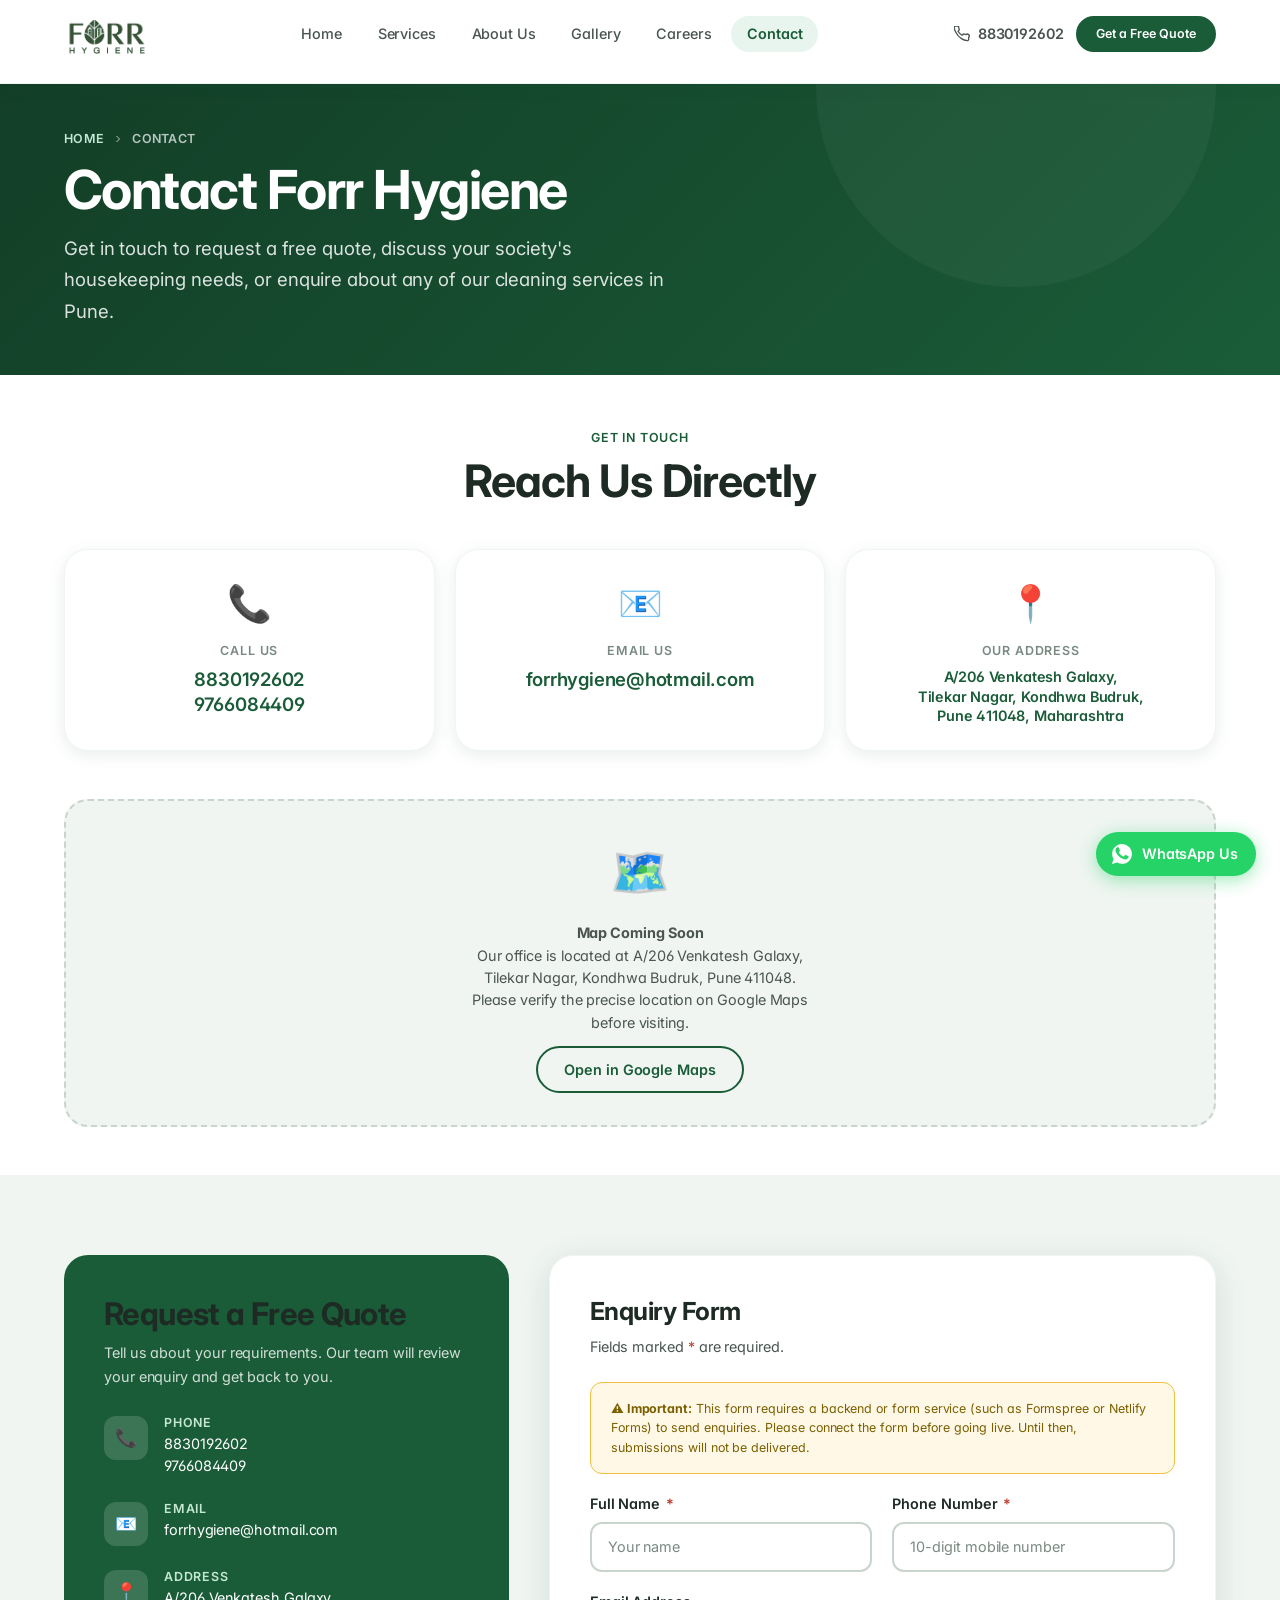
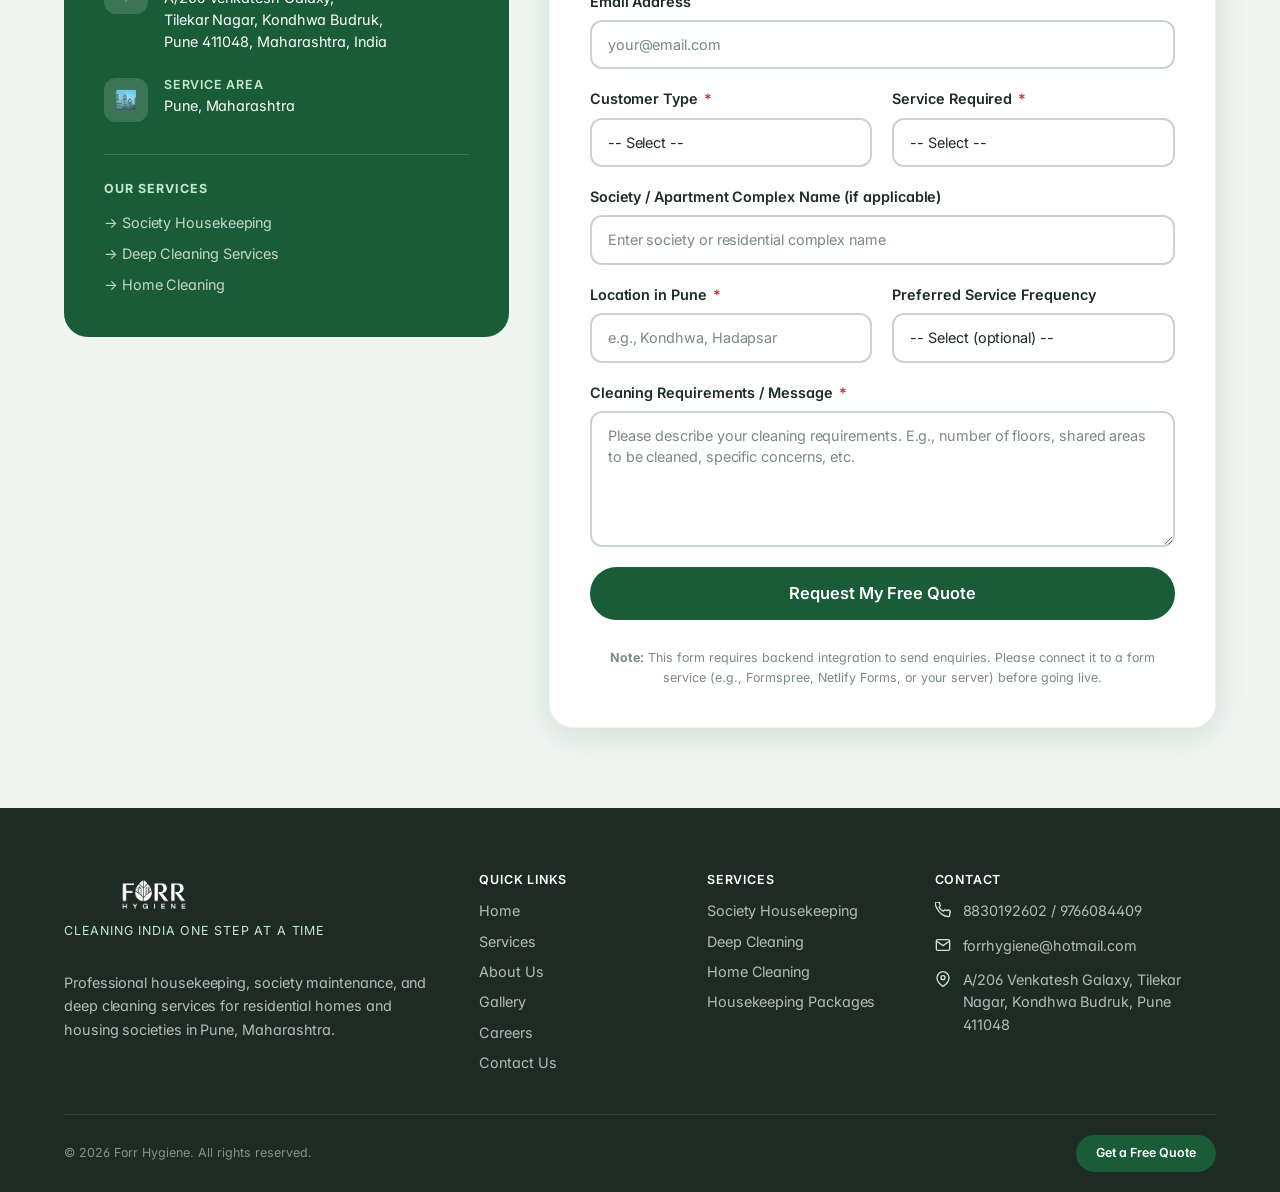
<file: contact.html>
<!DOCTYPE html>
<html lang="en">
<head>
  <meta charset="UTF-8" />
  <meta name="viewport" content="width=device-width, initial-scale=1.0" />
  <title>Contact & Get a Free Quote | Forr Hygiene – Housekeeping Pune</title>
  <meta name="description" content="Contact Forr Hygiene for a free housekeeping or deep cleaning quote in Pune. Call 8830192602 or 9766084409, email forrhygiene@hotmail.com, or fill in our enquiry form." />
  <meta name="keywords" content="contact Forr Hygiene, housekeeping quote Pune, free cleaning quote Pune, society housekeeping enquiry Pune" />
  <link rel="canonical" href="https://forrhygiene.vercel.app/contact.html" />
  <meta name="robots" content="index, follow" />
  <!-- Google Fonts: Inter -->
  <link rel="preconnect" href="https://fonts.googleapis.com" />
  <link rel="preconnect" href="https://fonts.gstatic.com" crossorigin />
  <link rel="stylesheet" href="https://fonts.googleapis.com/css2?family=Inter:wght@400;500;600;700&display=swap" />

  <link rel="stylesheet" href="css/style.css" />
  <!-- Favicon -->
  <link rel="icon" type="image/svg+xml" href="images/favicon.svg" />
  <link rel="icon" type="image/png" sizes="32x32" href="images/favicon-32x32.png" />
  <link rel="icon" type="image/png" sizes="16x16" href="images/favicon-16x16.png" />
  <link rel="icon" type="image/png" href="images/favicon.png" />
  <link rel="apple-touch-icon" sizes="180x180" href="images/apple-touch-icon.png" />
  <link rel="shortcut icon" href="favicon.ico" />
  <link rel="manifest" href="site.webmanifest" />
  <meta name="theme-color" content="#1a5c38" />

  <style>
    .form-backend-notice {
      background: #fff8e6;
      border: 1px solid #f0c040;
      border-radius: var(--radius-md);
      padding: var(--sp-4) var(--sp-5);
      font-size: var(--fs-xs);
      color: #7a6000;
      line-height: 1.55;
      letter-spacing: var(--tracking-body);
      margin-bottom: var(--sp-5);
    }

    .map-placeholder {
      background: var(--clr-grey-100);
      border-radius: var(--radius-xl);
      min-height: 280px;
      display: flex;
      flex-direction: column;
      align-items: center;
      justify-content: center;
      gap: var(--sp-3);
      text-align: center;
      padding: var(--sp-8);
      margin-top: var(--sp-8);
      border: 2px dashed var(--clr-grey-300);
    }

    .map-placeholder-icon { font-size: 48px; }
    .map-placeholder-text { font-size: var(--fs-sm); color: var(--clr-grey-700); max-width: 340px; line-height: 1.55; letter-spacing: var(--tracking-body); }

    .direct-contact-cards {
      display: grid;
      grid-template-columns: repeat(3, 1fr);
      gap: var(--sp-5);
      margin-bottom: var(--sp-12);
    }

    .direct-contact-card {
      background: var(--clr-white);
      border-radius: var(--radius-xl);
      padding: var(--sp-6);
      text-align: center;
      box-shadow: var(--shadow-md);
      border: 1px solid var(--clr-grey-100);
      transition: transform var(--transition), box-shadow var(--transition);
    }

    .direct-contact-card:hover {
      transform: translateY(-4px);
      box-shadow: var(--shadow-lg);
    }

    .direct-contact-icon {
      font-size: 36px;
      margin-bottom: var(--sp-3);
    }

    .direct-contact-label {
      font-family: var(--font-family);
      font-size: var(--fs-xs);
      font-weight: 600;
      color: var(--clr-grey-500);
      letter-spacing: var(--tracking-badge);
      text-transform: uppercase;
      margin-bottom: var(--sp-2);
      line-height: 1.2;
    }

    .direct-contact-value {
      font-family: var(--font-family);
      font-size: var(--fs-md);
      font-weight: 600;
      color: var(--clr-primary);
      line-height: 1.35;
      letter-spacing: var(--tracking-heading);
    }

    .direct-contact-value a {
      color: var(--clr-primary);
      transition: color var(--transition);
    }

    .direct-contact-value a:hover { color: var(--clr-primary-dark); }

    @media (max-width: 900px) { .direct-contact-cards { grid-template-columns: 1fr; } }
  </style>
</head>
<body>

<!-- Header -->
<header class="site-header" id="site-header">
  <div class="container">
    <div class="header-inner">
      <a href="index.html" class="site-logo" aria-label="Forr Hygiene – Home">
        
        <img src="images/logo.png" alt="Forr Hygiene - Cleaning India One Step At A Time" class="site-logo-img" />
      </a>
      <nav class="main-nav">
        <a href="index.html" class="nav-link">Home</a>
        <a href="services.html" class="nav-link">Services</a>
        <a href="about.html" class="nav-link">About Us</a>
        <a href="gallery.html" class="nav-link">Gallery</a>
        <a href="careers.html" class="nav-link">Careers</a>
        <a href="contact.html" class="nav-link active">Contact</a>
      </nav>
      <div class="header-actions">
        <a href="tel:+918830192602" class="header-phone">
          <svg xmlns="http://www.w3.org/2000/svg" viewBox="0 0 24 24" fill="none" stroke="currentColor" stroke-width="2"><path d="M22 16.92v3a2 2 0 01-2.18 2 19.79 19.79 0 01-8.63-3.07A19.5 19.5 0 013.07 9.8 19.79 19.79 0 01.11 1.18 2 2 0 012.11 0H5a2 2 0 012 1.72 12.84 12.84 0 00.7 2.81 2 2 0 01-.45 2.11L6.09 7.91a16 16 0 006 6l1.27-1.27a2 2 0 012.11-.45 12.84 12.84 0 002.81.7A2 2 0 0122 16.92z"/></svg>
          8830192602
        </a>
        <a href="#quote-form" class="btn btn--primary btn--sm">Get a Free Quote</a>
        <button class="nav-toggle" id="nav-toggle" aria-label="Toggle navigation" aria-expanded="false">
          <span></span><span></span><span></span>
        </button>
      </div>
    </div>
  </div>
</header>

<div class="mobile-menu" id="mobile-menu" aria-hidden="true">
  <nav class="mobile-nav">
    <a href="index.html" class="mobile-nav-link">Home</a>
    <a href="services.html" class="mobile-nav-link">Services</a>
    <a href="about.html" class="mobile-nav-link">About Us</a>
    <a href="gallery.html" class="mobile-nav-link">Gallery</a>
    <a href="careers.html" class="mobile-nav-link">Careers</a>
    <a href="contact.html" class="mobile-nav-link">Contact</a>
  </nav>
  <div class="mobile-cta">
    <a href="#quote-form" class="btn btn--primary">Get a Free Quote</a>
    <a href="tel:+918830192602" class="btn btn--secondary">📞 Call 8830192602</a>
  </div>
</div>

<main id="main-content">

<!-- Page Header -->
<section class="page-header">
  <div class="container">
    <div class="page-header-inner">
      <nav class="breadcrumb" aria-label="Breadcrumb">
        <a href="index.html">Home</a>
        <svg xmlns="http://www.w3.org/2000/svg" viewBox="0 0 24 24" fill="none" stroke="currentColor" stroke-width="2"><polyline points="9 18 15 12 9 6"/></svg>
        <span>Contact</span>
      </nav>
      <h1 class="page-title">Contact Forr Hygiene</h1>
      <p class="page-subtitle">
        Get in touch to request a free quote, discuss your society's housekeeping needs,
        or enquire about any of our cleaning services in Pune.
      </p>
    </div>
  </div>
</section>

<!-- Direct Contact -->
<section class="section--sm section" id="direct-contact">
  <div class="container">
    <div class="section-header section-header--center animate-on-scroll">
      <span class="section-label">Get In Touch</span>
      <h2 class="section-title">Reach Us Directly</h2>
    </div>

    <div class="direct-contact-cards">
      <div class="direct-contact-card animate-on-scroll">
        <div class="direct-contact-icon" aria-hidden="true">📞</div>
        <div class="direct-contact-label">Call Us</div>
        <div class="direct-contact-value">
          <a href="tel:+918830192602">8830192602</a><br />
          <a href="tel:+919766084409">9766084409</a>
        </div>
      </div>

      <div class="direct-contact-card animate-on-scroll">
        <div class="direct-contact-icon" aria-hidden="true">📧</div>
        <div class="direct-contact-label">Email Us</div>
        <div class="direct-contact-value">
          <a href="mailto:forrhygiene@hotmail.com">forrhygiene@hotmail.com</a>
        </div>
      </div>

      <div class="direct-contact-card animate-on-scroll">
        <div class="direct-contact-icon" aria-hidden="true">📍</div>
        <div class="direct-contact-label">Our Address</div>
        <div class="direct-contact-value" style="font-size: var(--fs-sm);">
          <address style="font-style: normal;">
            A/206 Venkatesh Galaxy,<br />
            Tilekar Nagar, Kondhwa Budruk,<br />
            Pune 411048, Maharashtra
          </address>
        </div>
      </div>
    </div>

    <!-- Map Placeholder -->
    <div class="map-placeholder animate-on-scroll">
      <div class="map-placeholder-icon" aria-hidden="true">🗺️</div>
      <p class="map-placeholder-text">
        <strong>Map Coming Soon</strong><br />
        Our office is located at A/206 Venkatesh Galaxy, Tilekar Nagar,
        Kondhwa Budruk, Pune 411048. Please verify the precise location
        on Google Maps before visiting.
      </p>
      <a href="https://www.google.com/maps/search/A+206+Venkatesh+Galaxy+Tilekar+Nagar+Kondhwa+Budruk+Pune+411048"
         target="_blank" rel="noopener noreferrer" class="btn btn--secondary">
        Open in Google Maps
      </a>
    </div>
  </div>
</section>

<!-- Quote Form -->
<section class="section bg-grey" id="quote-form">
  <div class="container">
    <div class="contact-grid">

      <!-- Info Card -->
      <div class="contact-info-card animate-on-scroll">
        <h2 class="contact-info-title">Request a Free Quote</h2>
        <p class="contact-info-sub">
          Tell us about your requirements. Our team will review your enquiry and get back to you.
        </p>

        <ul class="contact-info-list">
          <li class="contact-info-item">
            <div class="contact-info-icon" aria-hidden="true">📞</div>
            <div>
              <div class="contact-info-label">Phone</div>
              <div class="contact-info-value">
                <a href="tel:+918830192602">8830192602</a><br />
                <a href="tel:+919766084409">9766084409</a>
              </div>
            </div>
          </li>
          <li class="contact-info-item">
            <div class="contact-info-icon" aria-hidden="true">📧</div>
            <div>
              <div class="contact-info-label">Email</div>
              <div class="contact-info-value">
                <a href="mailto:forrhygiene@hotmail.com">forrhygiene@hotmail.com</a>
              </div>
            </div>
          </li>
          <li class="contact-info-item">
            <div class="contact-info-icon" aria-hidden="true">📍</div>
            <div>
              <div class="contact-info-label">Address</div>
              <div class="contact-info-value">
                A/206 Venkatesh Galaxy,<br />
                Tilekar Nagar, Kondhwa Budruk,<br />
                Pune 411048, Maharashtra, India
              </div>
            </div>
          </li>
          <li class="contact-info-item">
            <div class="contact-info-icon" aria-hidden="true">🏙️</div>
            <div>
              <div class="contact-info-label">Service Area</div>
              <div class="contact-info-value">Pune, Maharashtra</div>
            </div>
          </li>
        </ul>

        <!-- Services Quick Links -->
        <div style="margin-top: var(--sp-8); padding-top: var(--sp-6); border-top: 1px solid rgba(255,255,255,0.15);">
          <p style="font-size: var(--fs-xs); font-weight: 700; color: var(--clr-mint-mid); text-transform: uppercase; letter-spacing: 0.08em; margin-bottom: var(--sp-3);">Our Services</p>
          <div style="display: flex; flex-direction: column; gap: var(--sp-2);">
            <a href="services.html#society-housekeeping" style="color: rgba(255,255,255,0.75); font-size: var(--fs-sm); transition: color 0.25s;" onmouseover="this.style.color='#c5e8d3'" onmouseout="this.style.color='rgba(255,255,255,0.75)'">→ Society Housekeeping</a>
            <a href="services.html#deep-cleaning" style="color: rgba(255,255,255,0.75); font-size: var(--fs-sm); transition: color 0.25s;" onmouseover="this.style.color='#c5e8d3'" onmouseout="this.style.color='rgba(255,255,255,0.75)'">→ Deep Cleaning Services</a>
            <a href="services.html#home-cleaning" style="color: rgba(255,255,255,0.75); font-size: var(--fs-sm); transition: color 0.25s;" onmouseover="this.style.color='#c5e8d3'" onmouseout="this.style.color='rgba(255,255,255,0.75)'">→ Home Cleaning</a>
          </div>
        </div>
      </div>

      <!-- Form -->
      <div class="contact-form-card animate-on-scroll">
        <h3 style="font-size: var(--fs-xl); font-weight: 700; color: var(--clr-charcoal); line-height: var(--lh-snug); letter-spacing: var(--tracking-title); margin-bottom: var(--sp-2);">Enquiry Form</h3>
        <p style="font-size: var(--fs-sm); color: var(--clr-grey-700); margin-bottom: var(--sp-6);">Fields marked <span style="color:#c0392b">*</span> are required.</p>

        <div class="form-backend-notice" role="note">
          <strong>⚠️ Important:</strong> This form requires a backend or form service (such as Formspree or Netlify Forms)
          to send enquiries. Please connect the form before going live. Until then, submissions will not be delivered.
        </div>

        <form id="quote-form-el" novalidate aria-label="Free quote enquiry form">

          <div class="form-grid">
            <div class="form-group">
              <label class="form-label" for="q-name">Full Name <span class="required">*</span></label>
              <input type="text" id="q-name" name="name" class="form-control" placeholder="Your name" required autocomplete="name" />
              <span class="form-error" id="q-name-error">Please enter your full name.</span>
            </div>

            <div class="form-group">
              <label class="form-label" for="q-phone">Phone Number <span class="required">*</span></label>
              <input type="tel" id="q-phone" name="phone" class="form-control" placeholder="10-digit mobile number" required autocomplete="tel" />
              <span class="form-error" id="q-phone-error">Please enter a valid phone number.</span>
            </div>
          </div>

          <div class="form-group">
            <label class="form-label" for="q-email">Email Address</label>
            <input type="email" id="q-email" name="email" class="form-control" placeholder="your@email.com" autocomplete="email" />
          </div>

          <div class="form-grid">
            <div class="form-group">
              <label class="form-label" for="q-type">Customer Type <span class="required">*</span></label>
              <select id="q-type" name="customer_type" class="form-control" required>
                <option value="">-- Select --</option>
                <option value="Housing Society">Housing Society</option>
                <option value="Residential Home">Residential Home</option>
                <option value="Other">Other</option>
              </select>
              <span class="form-error" id="q-type-error">Please select a customer type.</span>
            </div>

            <div class="form-group">
              <label class="form-label" for="q-service">Service Required <span class="required">*</span></label>
              <select id="q-service" name="service" class="form-control" required>
                <option value="">-- Select --</option>
                <option value="Society Housekeeping">Society Housekeeping</option>
                <option value="Deep Cleaning">Deep Cleaning</option>
                <option value="Home Cleaning">Home Cleaning</option>
                <option value="Housekeeping Package">Housekeeping Package</option>
                <option value="Other">Other / Not Sure</option>
              </select>
              <span class="form-error" id="q-service-error">Please select a service.</span>
            </div>
          </div>

          <div class="form-group">
            <label class="form-label" for="q-society">Society / Apartment Complex Name (if applicable)</label>
            <input type="text" id="q-society" name="society_name" class="form-control" placeholder="Enter society or residential complex name" />
          </div>

          <div class="form-grid">
            <div class="form-group">
              <label class="form-label" for="q-location">Location in Pune <span class="required">*</span></label>
              <input type="text" id="q-location" name="location" class="form-control" placeholder="e.g., Kondhwa, Hadapsar" required />
              <span class="form-error" id="q-location-error">Please enter your location in Pune.</span>
            </div>

            <div class="form-group">
              <label class="form-label" for="q-frequency">Preferred Service Frequency</label>
              <select id="q-frequency" name="frequency" class="form-control">
                <option value="">-- Select (optional) --</option>
                <option value="Daily">Daily</option>
                <option value="Alternate Days">Alternate Days</option>
                <option value="Weekly">Weekly</option>
                <option value="Monthly / Periodic">Monthly / Periodic</option>
                <option value="One-Time">One-Time</option>
                <option value="Not Sure">Not Sure</option>
              </select>
            </div>
          </div>

          <div class="form-group">
            <label class="form-label" for="q-message">Cleaning Requirements / Message <span class="required">*</span></label>
            <textarea id="q-message" name="message" class="form-control" rows="5"
                      placeholder="Please describe your cleaning requirements. E.g., number of floors, shared areas to be cleaned, specific concerns, etc."
                      required></textarea>
            <span class="form-error" id="q-message-error">Please describe your requirements.</span>
          </div>

          <div id="quote-form-success" class="form-success" role="alert">
            ✅ Thank you for your enquiry! We've received your message and will be in touch to discuss your requirements.
          </div>

          <button type="submit" class="btn btn--primary btn--lg" id="quote-submit-btn" style="width: 100%; justify-content: center; margin-bottom: var(--sp-3);">
            Request My Free Quote
          </button>

          <p class="form-notice">
            <strong>Note:</strong> This form requires backend integration to send enquiries.
            Please connect it to a form service (e.g., Formspree, Netlify Forms, or your server) before going live.
          </p>
        </form>
      </div>

    </div>
  </div>
</section>

</main>

<!-- Footer -->
<footer class="site-footer">
  <div class="container">
    <div class="footer-grid">
      <div>
        <a href="index.html" class="footer-brand-logo" aria-label="Forr Hygiene – Home">
          
          <img src="images/logo-white.png" alt="Forr Hygiene" class="footer-logo-img" />
          <div class="footer-tagline">Cleaning India One Step At A Time</div>
        </a>
        <p class="footer-desc">Professional housekeeping, society maintenance, and deep cleaning services for residential homes and housing societies in Pune, Maharashtra.</p>
      </div>
      <div>
        <h3 class="footer-col-title">Quick Links</h3>
        <nav class="footer-links">
          <a href="index.html" class="footer-link">Home</a>
          <a href="services.html" class="footer-link">Services</a>
          <a href="about.html" class="footer-link">About Us</a>
          <a href="gallery.html" class="footer-link">Gallery</a>
          <a href="careers.html" class="footer-link">Careers</a>
          <a href="contact.html" class="footer-link">Contact Us</a>
        </nav>
      </div>
      <div>
        <h3 class="footer-col-title">Services</h3>
        <nav class="footer-links">
          <a href="services.html#society-housekeeping" class="footer-link">Society Housekeeping</a>
          <a href="services.html#deep-cleaning" class="footer-link">Deep Cleaning</a>
          <a href="services.html#home-cleaning" class="footer-link">Home Cleaning</a>
          <a href="services.html#packages" class="footer-link">Housekeeping Packages</a>
        </nav>
      </div>
      <div>
        <h3 class="footer-col-title">Contact</h3>
        <ul class="footer-contact-list">
          <li class="footer-contact-item">
            <svg xmlns="http://www.w3.org/2000/svg" viewBox="0 0 24 24" fill="none" stroke="currentColor" stroke-width="2"><path d="M22 16.92v3a2 2 0 01-2.18 2 19.79 19.79 0 01-8.63-3.07A19.5 19.5 0 013.07 9.8 19.79 19.79 0 01.11 1.18 2 2 0 012.11 0H5a2 2 0 012 1.72 12.84 12.84 0 00.7 2.81 2 2 0 01-.45 2.11L6.09 7.91a16 16 0 006 6l1.27-1.27a2 2 0 012.11-.45 12.84 12.84 0 002.81.7A2 2 0 0122 16.92z"/></svg>
            <div><a href="tel:+918830192602">8830192602</a> / <a href="tel:+919766084409">9766084409</a></div>
          </li>
          <li class="footer-contact-item">
            <svg xmlns="http://www.w3.org/2000/svg" viewBox="0 0 24 24" fill="none" stroke="currentColor" stroke-width="2"><path d="M4 4h16c1.1 0 2 .9 2 2v12c0 1.1-.9 2-2 2H4c-1.1 0-2-.9-2-2V6c0-1.1.9-2 2-2z"/><polyline points="22,6 12,13 2,6"/></svg>
            <a href="mailto:forrhygiene@hotmail.com">forrhygiene@hotmail.com</a>
          </li>
          <li class="footer-contact-item">
            <svg xmlns="http://www.w3.org/2000/svg" viewBox="0 0 24 24" fill="none" stroke="currentColor" stroke-width="2"><path d="M21 10c0 7-9 13-9 13s-9-6-9-13a9 9 0 0118 0z"/><circle cx="12" cy="10" r="3"/></svg>
            <address style="font-style:normal;">A/206 Venkatesh Galaxy, Tilekar Nagar, Kondhwa Budruk, Pune 411048</address>
          </li>
        </ul>
      </div>
    </div>
    <div class="footer-bottom">
      <p class="footer-copy">&copy; <span class="footer-year">2026</span> Forr Hygiene. All rights reserved.</p>
      <a href="#quote-form" class="btn btn--primary btn--sm">Get a Free Quote</a>
    </div>
  </div>
</footer>

<!-- Floating WhatsApp Button -->
<a href="https://wa.me/918830192602?text=Hello%20Forr%20Hygiene%2C%20I%20would%20like%20to%20enquire%20about%20your%20services." 
   class="whatsapp-float" 
   target="_blank" 
   rel="noopener noreferrer" 
   aria-label="Chat with Forr Hygiene on WhatsApp">
  <svg xmlns="http://www.w3.org/2000/svg" viewBox="0 0 24 24">
    <path d="M12.04 2c-5.46 0-9.91 4.45-9.91 9.91 0 1.75.46 3.45 1.32 4.95L2.05 22l5.25-1.38c1.45.79 3.08 1.21 4.74 1.21 5.46 0 9.91-4.45 9.91-9.91 0-2.65-1.03-5.14-2.9-7.01A9.816 9.816 0 0012.04 2zm5.82 14.07c-.24.68-1.39 1.3-1.92 1.38-.5.08-1.13.12-3.66-.92-3.23-1.33-5.32-4.63-5.48-4.84-.16-.22-1.3-1.74-1.3-3.32 0-1.58.82-2.36 1.11-2.68.29-.32.64-.4.86-.4.21 0 .43.002.62.01.2.01.47-.08.73.55.27.65.92 2.25 1 2.42.08.16.14.36.03.57-.11.22-.16.36-.32.55-.16.19-.34.42-.49.56-.16.16-.33.34-.14.67.19.33.84 1.39 1.8 2.25 1.24 1.1 2.28 1.44 2.61 1.6.33.16.52.14.71-.08.19-.22.82-.95 1.04-1.28.22-.33.44-.27.73-.16.29.11 1.85.87 2.17 1.03.32.16.54.24.62.38.08.13.08.77-.16 1.45z"/>
  </svg>
  <span class="whatsapp-float-label">WhatsApp Us</span>
</a>

<script>
// Header
const header = document.getElementById('site-header');
window.addEventListener('scroll', () => header.classList.toggle('scrolled', window.scrollY > 40), { passive: true });

// Mobile Nav
const navToggle = document.getElementById('nav-toggle');
const mobileMenu = document.getElementById('mobile-menu');
navToggle.addEventListener('click', () => {
  const isOpen = mobileMenu.classList.toggle('open');
  navToggle.classList.toggle('open', isOpen);
  navToggle.setAttribute('aria-expanded', String(isOpen));
  mobileMenu.setAttribute('aria-hidden', String(!isOpen));
});
mobileMenu.querySelectorAll('a').forEach(link => link.addEventListener('click', () => {
  mobileMenu.classList.remove('open'); navToggle.classList.remove('open');
}));

// Animations
const obs = new IntersectionObserver(entries => entries.forEach(e => {
  if(e.isIntersecting){ e.target.classList.add('visible'); obs.unobserve(e.target); }
}), { threshold: 0.1, rootMargin: '0px 0px -40px 0px' });
document.querySelectorAll('.animate-on-scroll').forEach(el => obs.observe(el));

// Footer year
document.querySelectorAll('.footer-year').forEach(el => el.textContent = new Date().getFullYear());

// Pre-fill from URL params
const params = new URLSearchParams(window.location.search);
const typeParam = params.get('type');
const serviceParam = params.get('service');
const packageParam = params.get('package');

if (typeParam === 'society') document.getElementById('q-type').value = 'Housing Society';
if (typeParam === 'home') document.getElementById('q-type').value = 'Residential Home';
if (serviceParam === 'society-housekeeping') document.getElementById('q-service').value = 'Society Housekeeping';
if (serviceParam === 'deep-cleaning') document.getElementById('q-service').value = 'Deep Cleaning';
if (serviceParam === 'home-cleaning') document.getElementById('q-service').value = 'Home Cleaning';
if (packageParam === 'standard' || packageParam === 'premium') {
  document.getElementById('q-service').value = 'Housekeeping Package';
  document.getElementById('q-type').value = 'Housing Society';
}

// Form Validation
function showError(id, show) {
  const field = document.getElementById(id);
  const error = document.getElementById(id + '-error');
  if (field) field.classList.toggle('error', show);
  if (error) error.classList.toggle('show', show);
}

const form = document.getElementById('quote-form-el');

form.addEventListener('submit', (e) => {
  e.preventDefault();
  let valid = true;

  const name = document.getElementById('q-name');
  const phone = document.getElementById('q-phone');
  const type = document.getElementById('q-type');
  const service = document.getElementById('q-service');
  const location = document.getElementById('q-location');
  const message = document.getElementById('q-message');

  if (!name.value.trim()) { showError('q-name', true); valid = false; } else showError('q-name', false);
  if (!phone.value.trim() || !/^[0-9\+\-\s]{7,15}$/.test(phone.value.trim())) { showError('q-phone', true); valid = false; } else showError('q-phone', false);
  if (!type.value) { showError('q-type', true); valid = false; } else showError('q-type', false);
  if (!service.value) { showError('q-service', true); valid = false; } else showError('q-service', false);
  if (!location.value.trim()) { showError('q-location', true); valid = false; } else showError('q-location', false);
  if (!message.value.trim()) { showError('q-message', true); valid = false; } else showError('q-message', false);

  if (valid) {
    document.getElementById('quote-form-success').classList.add('show');
    const btn = document.getElementById('quote-submit-btn');
    btn.disabled = true;
    btn.textContent = 'Enquiry Submitted';
    // NOTE: Connect this form to a backend or Formspree for real submissions.
  }
});

form.querySelectorAll('.form-control').forEach(el => {
  el.addEventListener('input', () => {
    el.classList.remove('error');
    const errEl = document.getElementById(el.id + '-error');
    if (errEl) errEl.classList.remove('show');
  });
});
</script>
</body>
</html>
</file>
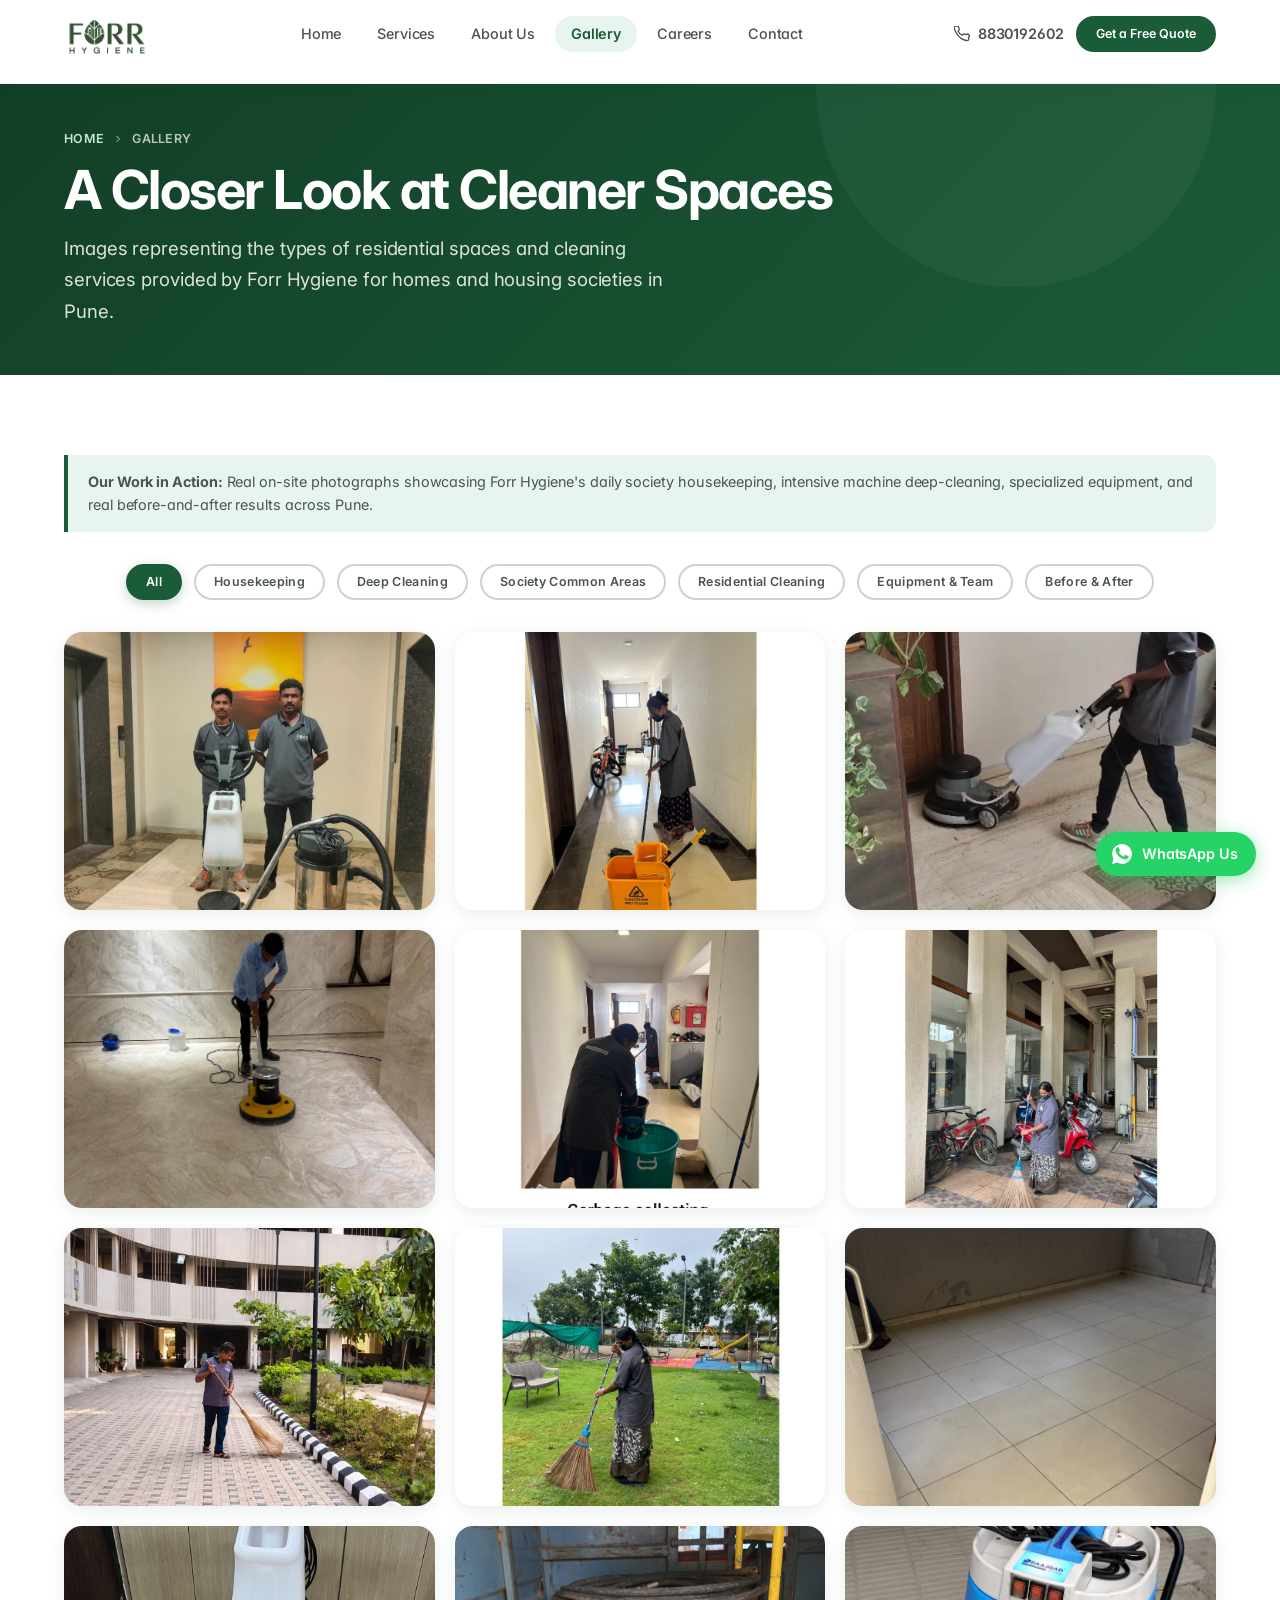
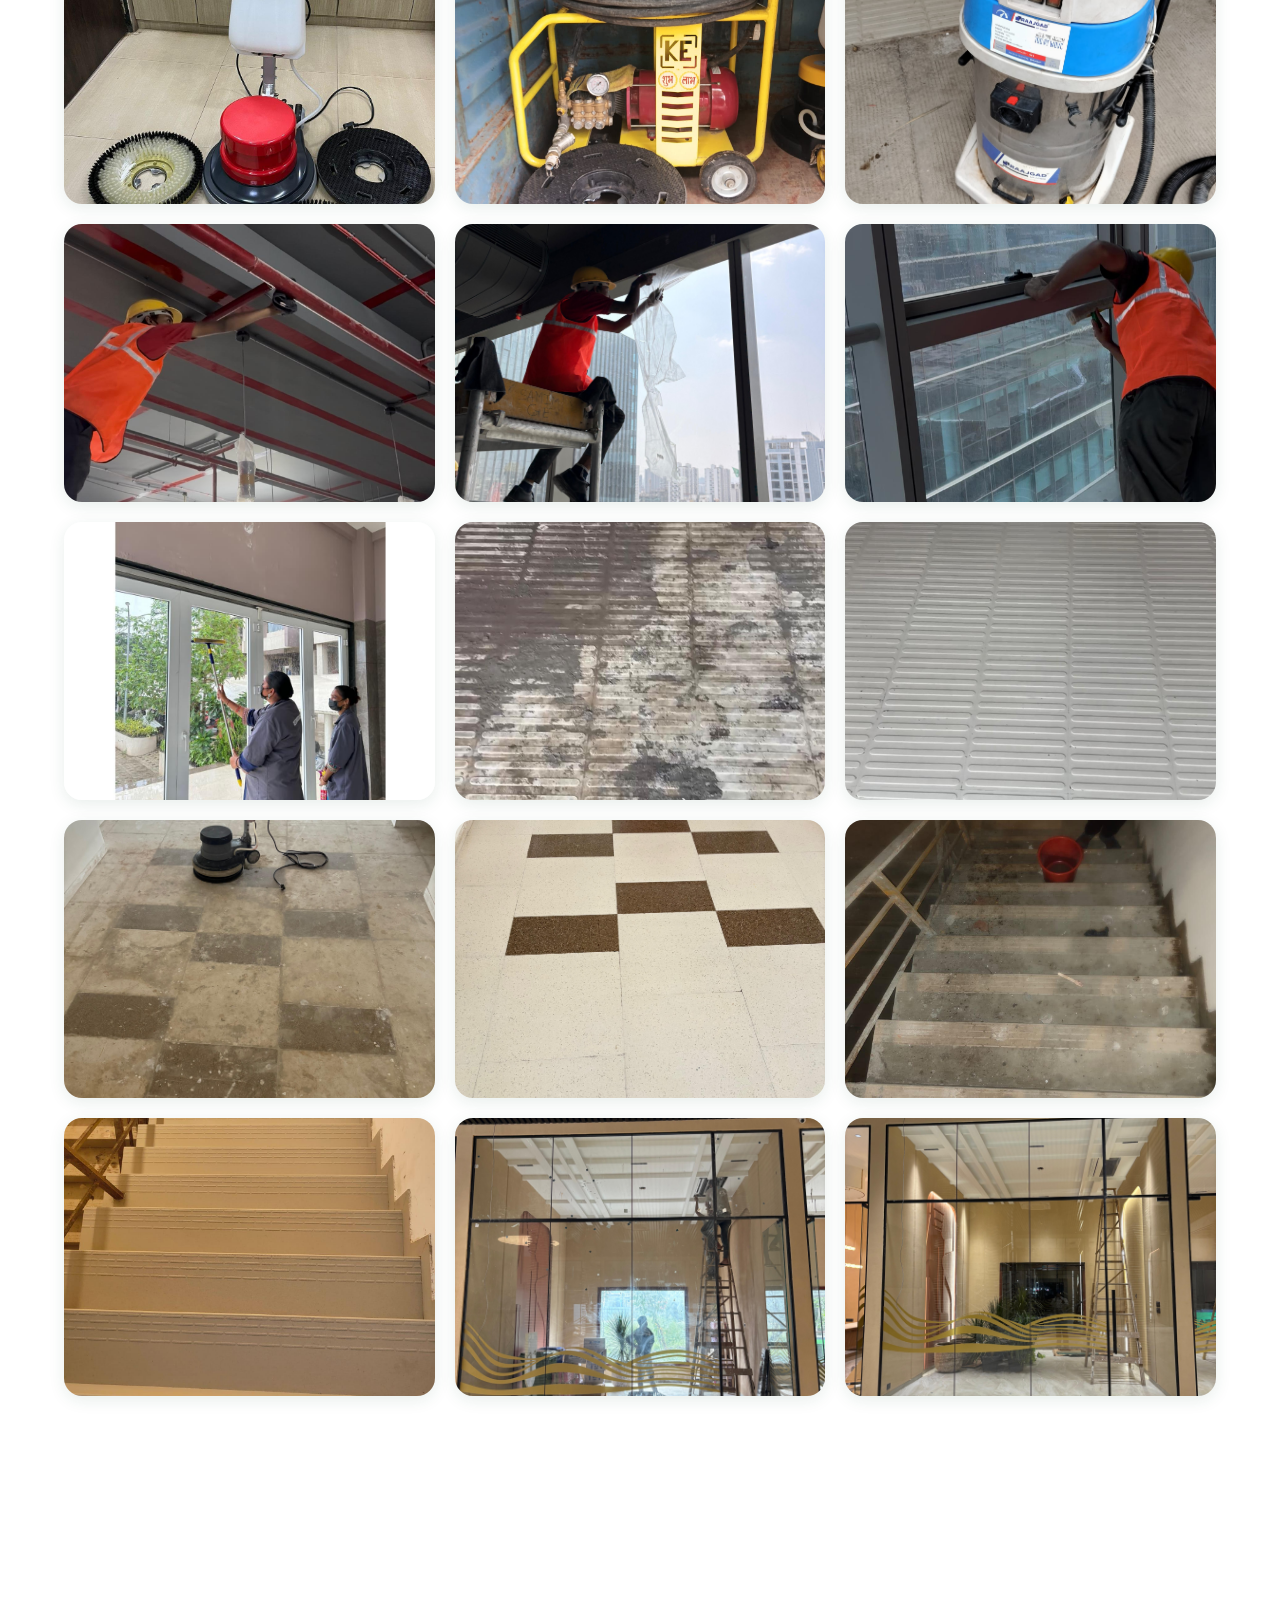
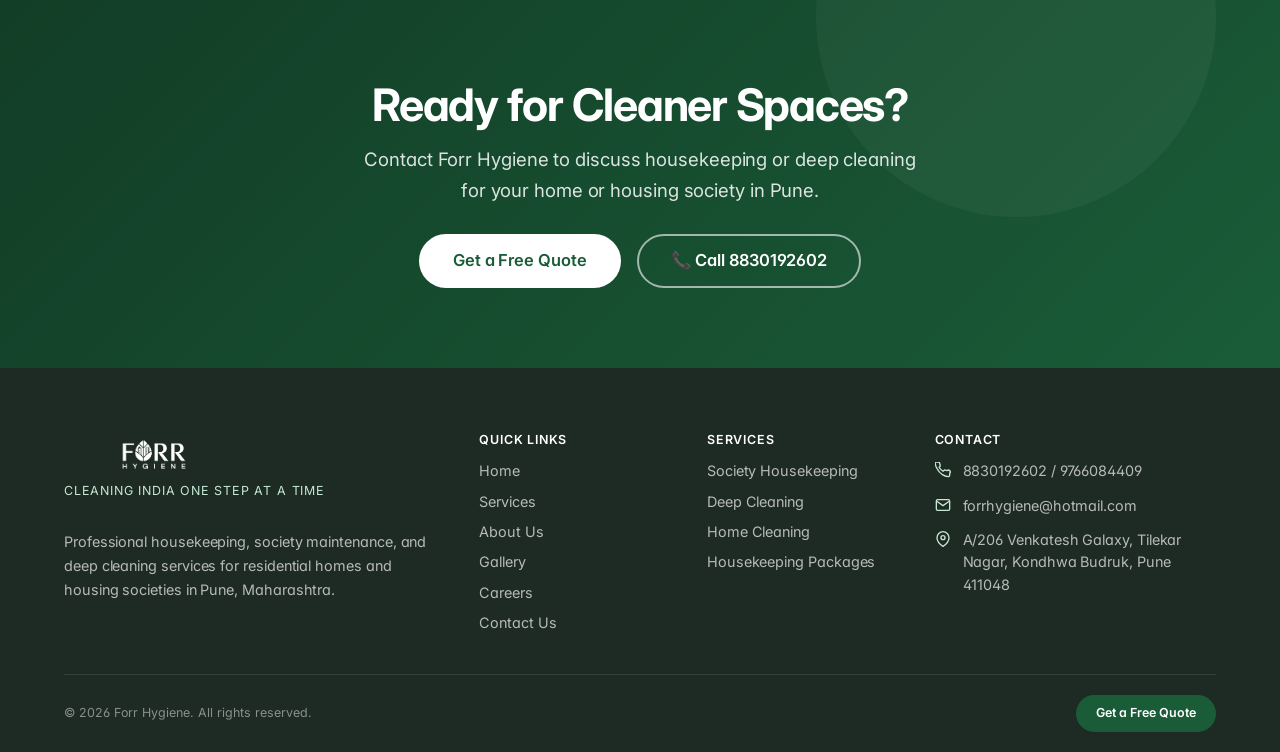
<file: gallery.html>
<!DOCTYPE html>
<html lang="en">
<head>
  <meta charset="UTF-8" />
  <meta name="viewport" content="width=device-width, initial-scale=1.0" />
  <title>Gallery – Clean Spaces | Forr Hygiene Pune</title>
  <meta name="description" content="View our gallery of clean residential lobbies, parking areas, staircases, gardens, and housekeeping teams. Illustrative images of the spaces and services Forr Hygiene maintains in Pune." />
  <meta name="keywords" content="cleaning gallery Pune, residential cleaning photos, society housekeeping images, deep cleaning photos Pune" />
  <link rel="canonical" href="https://forrhygiene.vercel.app/gallery.html" />
  <meta name="robots" content="index, follow" />
  <!-- Google Fonts: Inter -->
  <link rel="preconnect" href="https://fonts.googleapis.com" />
  <link rel="preconnect" href="https://fonts.gstatic.com" crossorigin />
  <link rel="stylesheet" href="https://fonts.googleapis.com/css2?family=Inter:wght@400;500;600;700&display=swap" />

  <link rel="stylesheet" href="css/style.css" />
  <!-- Favicon -->
  <link rel="icon" type="image/svg+xml" href="images/favicon.svg" />
  <link rel="icon" type="image/png" sizes="32x32" href="images/favicon-32x32.png" />
  <link rel="icon" type="image/png" sizes="16x16" href="images/favicon-16x16.png" />
  <link rel="icon" type="image/png" href="images/favicon.png" />
  <link rel="apple-touch-icon" sizes="180x180" href="images/apple-touch-icon.png" />
  <link rel="shortcut icon" href="favicon.ico" />
  <link rel="manifest" href="site.webmanifest" />
  <meta name="theme-color" content="#1a5c38" />

  <style>
    .gallery-full-grid {
      display: grid;
      grid-template-columns: repeat(3, 1fr);
      gap: var(--sp-5);
    }

    .gallery-full-item {
      border-radius: var(--radius-lg);
      overflow: hidden;
      aspect-ratio: 4/3;
      cursor: pointer;
      position: relative;
      box-shadow: var(--shadow-md);
      transition: transform var(--transition), box-shadow var(--transition);
    }

    .gallery-full-item:hover {
      transform: scale(1.02);
      box-shadow: var(--shadow-xl);
    }

    .gallery-full-item img {
      width: 100%;
      height: 100%;
      object-fit: cover;
      transition: transform var(--transition-slow);
    }

    .gallery-full-item:hover img { transform: scale(1.05); }

    .gallery-full-item .gal-overlay {
      position: absolute;
      inset: 0;
      background: rgba(18,61,38,0);
      transition: background var(--transition);
      display: flex;
      align-items: flex-end;
      padding: var(--sp-4);
    }

    .gallery-full-item:hover .gal-overlay {
      background: rgba(18,61,38,0.55);
    }

    .gal-caption {
      color: var(--clr-white);
      font-family: var(--font-family);
      font-size: var(--fs-sm);
      font-weight: 600;
      letter-spacing: -0.005em;
      line-height: 1.35;
      opacity: 0;
      transform: translateY(8px);
      transition: opacity var(--transition), transform var(--transition);
    }

    .gallery-full-item:hover .gal-caption {
      opacity: 1;
      transform: translateY(0);
    }

    /* Lightbox */
    .lightbox {
      display: none;
      position: fixed;
      inset: 0;
      z-index: 9999;
      background: rgba(0,0,0,0.92);
      align-items: center;
      justify-content: center;
      padding: var(--sp-6);
    }

    .lightbox.open { display: flex; }

    .lightbox-inner {
      position: relative;
      max-width: 900px;
      width: 100%;
    }

    .lightbox-img {
      width: 100%;
      border-radius: var(--radius-lg);
      box-shadow: 0 32px 80px rgba(0,0,0,0.5);
    }

    .lightbox-close {
      position: absolute;
      top: -16px;
      right: -16px;
      width: 40px;
      height: 40px;
      background: var(--clr-white);
      color: var(--clr-charcoal);
      border: none;
      border-radius: 50%;
      font-size: 18px;
      cursor: pointer;
      display: flex;
      align-items: center;
      justify-content: center;
      transition: background var(--transition);
      line-height: 1;
    }

    .lightbox-close:hover { background: var(--clr-mint); }

    .lightbox-caption {
      text-align: center;
      color: rgba(255,255,255,0.75);
      font-size: var(--fs-sm);
      line-height: 1.55;
      letter-spacing: var(--tracking-body);
      margin-top: var(--sp-4);
    }

    .gallery-notice {
      background: var(--clr-mint);
      border-left: 4px solid var(--clr-primary);
      border-radius: 0 var(--radius-md) var(--radius-md) 0;
      padding: var(--sp-4) var(--sp-5);
      font-size: var(--fs-sm);
      color: var(--clr-grey-700);
      margin-bottom: var(--sp-8);
      line-height: 1.55;
      letter-spacing: var(--tracking-body);
    }

    @media (max-width: 900px) { .gallery-full-grid { grid-template-columns: repeat(2, 1fr); } }
    @media (max-width: 600px) { .gallery-full-grid { grid-template-columns: 1fr; } }
  </style>
</head>
<body>

<!-- Header -->
<header class="site-header" id="site-header">
  <div class="container">
    <div class="header-inner">
      <a href="index.html" class="site-logo" aria-label="Forr Hygiene – Home">
        
        <img src="images/logo.png" alt="Forr Hygiene - Cleaning India One Step At A Time" class="site-logo-img" />
      </a>
      <nav class="main-nav">
        <a href="index.html" class="nav-link">Home</a>
        <a href="services.html" class="nav-link">Services</a>
        <a href="about.html" class="nav-link">About Us</a>
        <a href="gallery.html" class="nav-link active">Gallery</a>
        <a href="careers.html" class="nav-link">Careers</a>
        <a href="contact.html" class="nav-link">Contact</a>
      </nav>
      <div class="header-actions">
        <a href="tel:+918830192602" class="header-phone">
          <svg xmlns="http://www.w3.org/2000/svg" viewBox="0 0 24 24" fill="none" stroke="currentColor" stroke-width="2"><path d="M22 16.92v3a2 2 0 01-2.18 2 19.79 19.79 0 01-8.63-3.07A19.5 19.5 0 013.07 9.8 19.79 19.79 0 01.11 1.18 2 2 0 012.11 0H5a2 2 0 012 1.72 12.84 12.84 0 00.7 2.81 2 2 0 01-.45 2.11L6.09 7.91a16 16 0 006 6l1.27-1.27a2 2 0 012.11-.45 12.84 12.84 0 002.81.7A2 2 0 0122 16.92z"/></svg>
          8830192602
        </a>
        <a href="contact.html" class="btn btn--primary btn--sm">Get a Free Quote</a>
        <button class="nav-toggle" id="nav-toggle" aria-label="Toggle navigation" aria-expanded="false">
          <span></span><span></span><span></span>
        </button>
      </div>
    </div>
  </div>
</header>

<div class="mobile-menu" id="mobile-menu" aria-hidden="true">
  <nav class="mobile-nav">
    <a href="index.html" class="mobile-nav-link">Home</a>
    <a href="services.html" class="mobile-nav-link">Services</a>
    <a href="about.html" class="mobile-nav-link">About Us</a>
    <a href="gallery.html" class="mobile-nav-link">Gallery</a>
    <a href="careers.html" class="mobile-nav-link">Careers</a>
    <a href="contact.html" class="mobile-nav-link">Contact</a>
  </nav>
  <div class="mobile-cta">
    <a href="contact.html" class="btn btn--primary">Get a Free Quote</a>
    <a href="tel:+918830192602" class="btn btn--secondary">📞 Call 8830192602</a>
  </div>
</div>

<main id="main-content">

<!-- Page Header -->
<section class="page-header">
  <div class="container">
    <div class="page-header-inner">
      <nav class="breadcrumb" aria-label="Breadcrumb">
        <a href="index.html">Home</a>
        <svg xmlns="http://www.w3.org/2000/svg" viewBox="0 0 24 24" fill="none" stroke="currentColor" stroke-width="2"><polyline points="9 18 15 12 9 6"/></svg>
        <span>Gallery</span>
      </nav>
      <h1 class="page-title">A Closer Look at Cleaner Spaces</h1>
      <p class="page-subtitle">
        Images representing the types of residential spaces and cleaning services provided
        by Forr Hygiene for homes and housing societies in Pune.
      </p>
    </div>
  </div>
</section>

<!-- Gallery -->
<section class="section" id="gallery">
  <div class="container">

    <!-- Notice -->
    <p class="gallery-notice animate-on-scroll">
      <strong>Our Work in Action:</strong> Real on-site photographs showcasing Forr Hygiene's daily society housekeeping, intensive machine deep-cleaning, specialized equipment, and real before-and-after results across Pune.
    </p>

    <!-- Filters -->
    <div class="gallery-filters animate-on-scroll" role="group" aria-label="Gallery category filters">
      <button class="filter-btn active" data-filter="all">All</button>
      <button class="filter-btn" data-filter="housekeeping">Housekeeping</button>
      <button class="filter-btn" data-filter="deep-cleaning">Deep Cleaning</button>
      <button class="filter-btn" data-filter="common-areas">Society Common Areas</button>
      <button class="filter-btn" data-filter="residential">Residential Cleaning</button>
      <button class="filter-btn" data-filter="team">Equipment &amp; Team</button>
      <button class="filter-btn" data-filter="before-after">Before &amp; After</button>
    </div>

    <!-- Grid -->
    <div class="gallery-full-grid" id="gallery-grid">

      <!-- 1. Hero Team -->
      <div class="gallery-full-item" data-category="housekeeping team" data-img="images/hero-cleaning-team-pune.jpg" data-caption="Forr Hygiene uniformed housekeeping team equipped with single-disc floor scrubber and vacuum cleaner">
        
        <img src="images/hero-cleaning-team-pune.jpg" alt="Forr Hygiene uniformed housekeeping team equipped with single-disc floor scrubber and vacuum cleaner" loading="lazy" width="600" height="450" />
        <div class="gal-overlay" aria-hidden="true">
          <span class="gal-caption">Professional Housekeeping Team</span>
        </div>
      </div>

      <!-- 2. Corridor Mopping -->
      <div class="gallery-full-item" data-category="housekeeping common-areas" data-img="images/lobby-corridor-cleaning-pune.jpg" data-caption="Uniformed housekeeping staff mopping and maintaining residential society corridors with cleaning trolley">
        
        <img src="images/lobby-corridor-cleaning-pune.jpg" alt="Uniformed housekeeping staff mopping and maintaining residential society corridors with cleaning trolley" loading="lazy" width="600" height="450" />
        <div class="gal-overlay" aria-hidden="true">
          <span class="gal-caption">Corridor Housekeeping &amp; Mopping</span>
        </div>
      </div>

      <!-- 3. Apartment Entrance Floor Machine -->
      <div class="gallery-full-item" data-category="housekeeping residential" data-img="images/housekeeping-floor-cleaning-pune.jpg" data-caption="Machine floor scrubbing outside apartment entrance during residential maintenance in Pune">
        
        <img src="images/housekeeping-floor-cleaning-pune.jpg" alt="Machine floor scrubbing outside apartment entrance during residential maintenance in Pune" loading="lazy" width="600" height="450" />
        <div class="gal-overlay" aria-hidden="true">
          <span class="gal-caption">Residential Floor Scrubbing</span>
        </div>
      </div>

      <!-- 4. Marble Floor Polishing -->
      <div class="gallery-full-item" data-category="residential deep-cleaning" data-img="images/floor-scrubbing-marble-pune.jpg" data-caption="Intensive single-disc scrubbing and polishing of premium marble flooring">
        
        <img src="images/floor-scrubbing-marble-pune.jpg" alt="Intensive single-disc scrubbing and polishing of premium marble flooring" loading="lazy" width="600" height="450" />
        <div class="gal-overlay" aria-hidden="true">
          <span class="gal-caption">Marble Floor Polishing</span>
        </div>
      </div>

      <!-- 5. Doorstep Garbage Collection -->
      <div class="gallery-full-item" data-category="housekeeping common-areas" data-img="images/garbage-collection-society-pune.jpg" data-caption="Doorstep garbage collection and waste segregation process for residential housing societies">
        
        <img src="images/garbage-collection-society-pune.jpg" alt="Doorstep garbage collection and waste segregation process for residential housing societies" loading="lazy" width="600" height="450" />
        <div class="gal-overlay" aria-hidden="true">
          <span class="gal-caption">Doorstep Garbage Collection</span>
        </div>
      </div>

      <!-- 6. Parking Area Housekeeping -->
      <div class="gallery-full-item" data-category="housekeeping common-areas" data-img="images/parking-cleaning-society-pune.jpg" data-caption="Daily sweeping and dust control in residential society covered parking areas">
        
        <img src="images/parking-cleaning-society-pune.jpg" alt="Daily sweeping and dust control in residential society covered parking areas" loading="lazy" width="600" height="450" />
        <div class="gal-overlay" aria-hidden="true">
          <span class="gal-caption">Parking Area Upkeep</span>
        </div>
      </div>

      <!-- 7. Society Road Sweeping -->
      <div class="gallery-full-item" data-category="housekeeping common-areas" data-img="images/society-road-sweeping-pune.jpg" data-caption="Staff sweeping paved roads, pathways, and outdoor driveways across housing societies">
        
        <img src="images/society-road-sweeping-pune.jpg" alt="Staff sweeping paved roads, pathways, and outdoor driveways across housing societies" loading="lazy" width="600" height="450" />
        <div class="gal-overlay" aria-hidden="true">
          <span class="gal-caption">Society Road Sweeping</span>
        </div>
      </div>

      <!-- 8. Garden & Groundskeeping -->
      <div class="gallery-full-item" data-category="common-areas housekeeping" data-img="images/garden-cleaning-society-pune.jpg" data-caption="Groundskeeping and garden maintenance of residential housing society green areas">
        
        <img src="images/garden-cleaning-society-pune.jpg" alt="Groundskeeping and garden maintenance of residential housing society green areas" loading="lazy" width="600" height="450" />
        <div class="gal-overlay" aria-hidden="true">
          <span class="gal-caption">Society Garden Maintenance</span>
        </div>
      </div>

      <!-- 9. Terrace Cleaning -->
      <div class="gallery-full-item" data-category="common-areas deep-cleaning" data-img="images/terrace-cleaning-pune.jpg" data-caption="Spotless rooftop terrace, parapet, and balcony cleaning overlooking Pune city">
        
        <img src="images/terrace-cleaning-pune.jpg" alt="Spotless rooftop terrace, parapet, and balcony cleaning overlooking Pune city" loading="lazy" width="600" height="450" />
        <div class="gal-overlay" aria-hidden="true">
          <span class="gal-caption">Terrace &amp; Rooftop Cleaning</span>
        </div>
      </div>

      <!-- 10. Heavy-Duty Rotary Floor Scrubber -->
      <div class="gallery-full-item" data-category="team deep-cleaning" data-img="images/cleaning-equipment-machine.jpg" data-caption="Professional heavy-duty single-disc rotary floor scrubber with triple brush heads for deep scrubbing">
        
        <img src="images/cleaning-equipment-machine.jpg" alt="Professional heavy-duty single-disc rotary floor scrubber with triple brush heads for deep scrubbing" loading="lazy" width="600" height="450" />
        <div class="gal-overlay" aria-hidden="true">
          <span class="gal-caption">Rotary Floor Scrubber</span>
        </div>
      </div>

      <!-- 11. High-Pressure Jet Washer -->
      <div class="gallery-full-item" data-category="team deep-cleaning" data-img="images/cleaning-equipment-scrubber.jpg" data-caption="Commercial high-pressure jet washer trolley for parking ramps, pavers, and tough exterior stains">
        
        <img src="images/cleaning-equipment-scrubber.jpg" alt="Commercial high-pressure jet washer trolley for parking ramps, pavers, and tough exterior stains" loading="lazy" width="600" height="450" />
        <div class="gal-overlay" aria-hidden="true">
          <span class="gal-caption">Pressure Jet Washer</span>
        </div>
      </div>

      <!-- 12. Industrial Vacuum Cleaner -->
      <div class="gallery-full-item" data-category="team deep-cleaning residential" data-img="images/cleaning-equipment-vacuum.jpg" data-caption="Industrial stainless steel wet and dry extraction vacuum cleaner for heavy-duty cleanup">
        
        <img src="images/cleaning-equipment-vacuum.jpg" alt="Industrial stainless steel wet and dry extraction vacuum cleaner for heavy-duty cleanup" loading="lazy" width="600" height="450" />
        <div class="gal-overlay" aria-hidden="true">
          <span class="gal-caption">Industrial Wet &amp; Dry Vacuum</span>
        </div>
      </div>

      <!-- 13. Society Duct Cleaning -->
      <div class="gallery-full-item" data-category="deep-cleaning common-areas" data-img="images/duct-cleaning-service-pune.jpg" data-caption="Certified technician on scaffolding cleaning overhead ventilation pipes and society ducts">
        
        <img src="images/duct-cleaning-service-pune.jpg" alt="Certified technician on scaffolding cleaning overhead ventilation pipes and society ducts" loading="lazy" width="600" height="450" />
        <div class="gal-overlay" aria-hidden="true">
          <span class="gal-caption">Overhead Duct Cleaning</span>
        </div>
      </div>

      <!-- 14. High-Rise Glass Facade Cleaning -->
      <div class="gallery-full-item" data-category="deep-cleaning" data-img="images/highrise-glass-cleaning-pune.jpg" data-caption="High-rise exterior glass facade cleaning on safety scaffolding overlooking Pune skyline">
        
        <img src="images/highrise-glass-cleaning-pune.jpg" alt="High-rise exterior glass facade cleaning on safety scaffolding overlooking Pune skyline" loading="lazy" width="600" height="450" />
        <div class="gal-overlay" aria-hidden="true">
          <span class="gal-caption">High-Rise Glass Cleaning</span>
        </div>
      </div>

      <!-- 15. Panoramic Window Cleaning -->
      <div class="gallery-full-item" data-category="deep-cleaning residential" data-img="images/window-cleaning-service-pune.jpg" data-caption="Professional squeegee and blade glass cleaning for high-floor panoramic windows">
        
        <img src="images/window-cleaning-service-pune.jpg" alt="Professional squeegee and blade glass cleaning for high-floor panoramic windows" loading="lazy" width="600" height="450" />
        <div class="gal-overlay" aria-hidden="true">
          <span class="gal-caption">Window &amp; Facade Glass</span>
        </div>
      </div>

      <!-- 16. Lobby Glass Cleaning -->
      <div class="gallery-full-item" data-category="deep-cleaning common-areas" data-img="images/glass-cleaning-service-pune.jpg" data-caption="Detailed squeegee cleaning of society lobby glass doors and architectural panels">
        
        <img src="images/glass-cleaning-service-pune.jpg" alt="Detailed squeegee cleaning of society lobby glass doors and architectural panels" loading="lazy" width="600" height="450" />
        <div class="gal-overlay" aria-hidden="true">
          <span class="gal-caption">Lobby Glass &amp; Door Cleaning</span>
        </div>
      </div>

      <!-- 17. Before: Parking Ramp Tiles -->
      <div class="gallery-full-item" data-category="deep-cleaning before-after common-areas" data-img="images/parking-floor-before-cleaning.jpg" data-caption="Before: Mud, tire marks, and heavy grime built up on society parking ramp tiles">
        
        <img src="images/parking-floor-before-cleaning.jpg" alt="Before: Mud, tire marks, and heavy grime built up on society parking ramp tiles" loading="lazy" width="600" height="450" />
        <div class="gal-overlay" aria-hidden="true">
          <span class="gal-caption">Parking Ramp (Before)</span>
        </div>
      </div>

      <!-- 18. After: Parking Ramp Tiles -->
      <div class="gallery-full-item" data-category="deep-cleaning before-after common-areas" data-img="images/parking-floor-after-cleaning.jpg" data-caption="After: Sparkling clean, degreased parking ramp tiles after intensive machine washing">
        
        <img src="images/parking-floor-after-cleaning.jpg" alt="After: Sparkling clean, degreased parking ramp tiles after intensive machine washing" loading="lazy" width="600" height="450" />
        <div class="gal-overlay" aria-hidden="true">
          <span class="gal-caption">Parking Ramp (After)</span>
        </div>
      </div>

      <!-- 19. Before: Floor Scrubbing -->
      <div class="gallery-full-item" data-category="deep-cleaning before-after residential" data-img="images/floor-scrubbing-before.jpg" data-caption="Before: Dull, deeply stained floor tiles prior to rotary machine scrubbing">
        
        <img src="images/floor-scrubbing-before.jpg" alt="Before: Dull, deeply stained floor tiles prior to rotary machine scrubbing" loading="lazy" width="600" height="450" />
        <div class="gal-overlay" aria-hidden="true">
          <span class="gal-caption">Floor Scrubbing (Before)</span>
        </div>
      </div>

      <!-- 20. After: Floor Scrubbing -->
      <div class="gallery-full-item" data-category="deep-cleaning before-after residential" data-img="images/floor-scrubbing-after.jpg" data-caption="After: Radiant, spotless tiles with restored shine after machine scrubbing">
        
        <img src="images/floor-scrubbing-after.jpg" alt="After: Radiant, spotless tiles with restored shine after machine scrubbing" loading="lazy" width="600" height="450" />
        <div class="gal-overlay" aria-hidden="true">
          <span class="gal-caption">Floor Scrubbing (After)</span>
        </div>
      </div>

      <!-- 21. Before: Staircase Cleaning -->
      <div class="gallery-full-item" data-category="deep-cleaning before-after common-areas" data-img="images/staircase-before-cleaning.jpg" data-caption="Before: Accumulated dust, cement residues, and scuffs on residential staircase">
        
        <img src="images/staircase-before-cleaning.jpg" alt="Before: Accumulated dust, cement residues, and scuffs on residential staircase" loading="lazy" width="600" height="450" />
        <div class="gal-overlay" aria-hidden="true">
          <span class="gal-caption">Society Staircase (Before)</span>
        </div>
      </div>

      <!-- 22. After: Staircase Cleaning -->
      <div class="gallery-full-item" data-category="deep-cleaning before-after common-areas" data-img="images/staircase-after-cleaning.jpg" data-caption="After: Spotlessly cleaned, washed, and sanitized staircase steps and landings">
        
        <img src="images/staircase-after-cleaning.jpg" alt="After: Spotlessly cleaned, washed, and sanitized staircase steps and landings" loading="lazy" width="600" height="450" />
        <div class="gal-overlay" aria-hidden="true">
          <span class="gal-caption">Society Staircase (After)</span>
        </div>
      </div>

      <!-- 23. Before: Glass Cleaning -->
      <div class="gallery-full-item" data-category="deep-cleaning before-after" data-img="images/office-glass-cleaning-before.jpg" data-caption="Before: Smudged, dusty glass partition with adhesive tape marks and residue">
        
        <img src="images/office-glass-cleaning-before.jpg" alt="Before: Smudged, dusty glass partition with adhesive tape marks and residue" loading="lazy" width="600" height="450" />
        <div class="gal-overlay" aria-hidden="true">
          <span class="gal-caption">Glass Partition (Before)</span>
        </div>
      </div>

      <!-- 24. After: Glass Cleaning -->
      <div class="gallery-full-item" data-category="deep-cleaning before-after" data-img="images/office-glass-cleaning-after.jpg" data-caption="After: Crystal clear, streak-free glass partition following professional treatment">
        
        <img src="images/office-glass-cleaning-after.jpg" alt="After: Crystal clear, streak-free glass partition following professional treatment" loading="lazy" width="600" height="450" />
        <div class="gal-overlay" aria-hidden="true">
          <span class="gal-caption">Glass Partition (After)</span>
        </div>
      </div>

    </div>

    <div class="text-center mt-8 animate-on-scroll">
      <p style="color: var(--clr-grey-700); font-size: var(--fs-sm); line-height: 1.55; letter-spacing: var(--tracking-body); margin-bottom: var(--sp-4);">
        Interested in seeing how Forr Hygiene can help your society or home?
      </p>
      <a href="contact.html" class="btn btn--primary btn--lg">Request a Free Quote</a>
    </div>

  </div>
</section>

<!-- CTA -->
<section class="cta-banner">
  <div class="container" style="position: relative; z-index: 1;">
    <h2 class="cta-banner-title">Ready for Cleaner Spaces?</h2>
    <p class="cta-banner-text">Contact Forr Hygiene to discuss housekeeping or deep cleaning for your home or housing society in Pune.</p>
    <div class="cta-banner-actions">
      <a href="contact.html" class="btn btn--white btn--lg">Get a Free Quote</a>
      <a href="tel:+918830192602" class="btn btn--outline-white btn--lg">📞 Call 8830192602</a>
    </div>
  </div>
</section>

</main>

<!-- Lightbox -->
<div class="lightbox" id="lightbox" role="dialog" aria-modal="true" aria-label="Image viewer">
  <div class="lightbox-inner">
    <button class="lightbox-close" id="lightbox-close" aria-label="Close image viewer">✕</button>
    
    <p class="lightbox-caption" id="lightbox-caption"></p>
  </div>
</div>

<!-- Footer -->
<footer class="site-footer">
  <div class="container">
    <div class="footer-grid">
      <div>
        <a href="index.html" class="footer-brand-logo" aria-label="Forr Hygiene – Home">
          
          <img src="images/logo-white.png" alt="Forr Hygiene" class="footer-logo-img" />
          <div class="footer-tagline">Cleaning India One Step At A Time</div>
        </a>
        <p class="footer-desc">Professional housekeeping, society maintenance, and deep cleaning services for residential homes and housing societies in Pune, Maharashtra.</p>
      </div>
      <div>
        <h3 class="footer-col-title">Quick Links</h3>
        <nav class="footer-links">
          <a href="index.html" class="footer-link">Home</a>
          <a href="services.html" class="footer-link">Services</a>
          <a href="about.html" class="footer-link">About Us</a>
          <a href="gallery.html" class="footer-link">Gallery</a>
          <a href="careers.html" class="footer-link">Careers</a>
          <a href="contact.html" class="footer-link">Contact Us</a>
        </nav>
      </div>
      <div>
        <h3 class="footer-col-title">Services</h3>
        <nav class="footer-links">
          <a href="services.html#society-housekeeping" class="footer-link">Society Housekeeping</a>
          <a href="services.html#deep-cleaning" class="footer-link">Deep Cleaning</a>
          <a href="services.html#home-cleaning" class="footer-link">Home Cleaning</a>
          <a href="services.html#packages" class="footer-link">Housekeeping Packages</a>
        </nav>
      </div>
      <div>
        <h3 class="footer-col-title">Contact</h3>
        <ul class="footer-contact-list">
          <li class="footer-contact-item">
            <svg xmlns="http://www.w3.org/2000/svg" viewBox="0 0 24 24" fill="none" stroke="currentColor" stroke-width="2"><path d="M22 16.92v3a2 2 0 01-2.18 2 19.79 19.79 0 01-8.63-3.07A19.5 19.5 0 013.07 9.8 19.79 19.79 0 01.11 1.18 2 2 0 012.11 0H5a2 2 0 012 1.72 12.84 12.84 0 00.7 2.81 2 2 0 01-.45 2.11L6.09 7.91a16 16 0 006 6l1.27-1.27a2 2 0 012.11-.45 12.84 12.84 0 002.81.7A2 2 0 0122 16.92z"/></svg>
            <div><a href="tel:+918830192602">8830192602</a> / <a href="tel:+919766084409">9766084409</a></div>
          </li>
          <li class="footer-contact-item">
            <svg xmlns="http://www.w3.org/2000/svg" viewBox="0 0 24 24" fill="none" stroke="currentColor" stroke-width="2"><path d="M4 4h16c1.1 0 2 .9 2 2v12c0 1.1-.9 2-2 2H4c-1.1 0-2-.9-2-2V6c0-1.1.9-2 2-2z"/><polyline points="22,6 12,13 2,6"/></svg>
            <a href="mailto:forrhygiene@hotmail.com">forrhygiene@hotmail.com</a>
          </li>
          <li class="footer-contact-item">
            <svg xmlns="http://www.w3.org/2000/svg" viewBox="0 0 24 24" fill="none" stroke="currentColor" stroke-width="2"><path d="M21 10c0 7-9 13-9 13s-9-6-9-13a9 9 0 0118 0z"/><circle cx="12" cy="10" r="3"/></svg>
            <address style="font-style:normal;">A/206 Venkatesh Galaxy, Tilekar Nagar, Kondhwa Budruk, Pune 411048</address>
          </li>
        </ul>
      </div>
    </div>
    <div class="footer-bottom">
      <p class="footer-copy">&copy; <span class="footer-year">2026</span> Forr Hygiene. All rights reserved.</p>
      <a href="contact.html" class="btn btn--primary btn--sm">Get a Free Quote</a>
    </div>
  </div>
</footer>

<!-- Floating WhatsApp Button -->
<a href="https://wa.me/918830192602?text=Hello%20Forr%20Hygiene%2C%20I%20would%20like%20to%20enquire%20about%20your%20services." 
   class="whatsapp-float" 
   target="_blank" 
   rel="noopener noreferrer" 
   aria-label="Chat with Forr Hygiene on WhatsApp">
  <svg xmlns="http://www.w3.org/2000/svg" viewBox="0 0 24 24">
    <path d="M12.04 2c-5.46 0-9.91 4.45-9.91 9.91 0 1.75.46 3.45 1.32 4.95L2.05 22l5.25-1.38c1.45.79 3.08 1.21 4.74 1.21 5.46 0 9.91-4.45 9.91-9.91 0-2.65-1.03-5.14-2.9-7.01A9.816 9.816 0 0012.04 2zm5.82 14.07c-.24.68-1.39 1.3-1.92 1.38-.5.08-1.13.12-3.66-.92-3.23-1.33-5.32-4.63-5.48-4.84-.16-.22-1.3-1.74-1.3-3.32 0-1.58.82-2.36 1.11-2.68.29-.32.64-.4.86-.4.21 0 .43.002.62.01.2.01.47-.08.73.55.27.65.92 2.25 1 2.42.08.16.14.36.03.57-.11.22-.16.36-.32.55-.16.19-.34.42-.49.56-.16.16-.33.34-.14.67.19.33.84 1.39 1.8 2.25 1.24 1.1 2.28 1.44 2.61 1.6.33.16.52.14.71-.08.19-.22.82-.95 1.04-1.28.22-.33.44-.27.73-.16.29.11 1.85.87 2.17 1.03.32.16.54.24.62.38.08.13.08.77-.16 1.45z"/>
  </svg>
  <span class="whatsapp-float-label">WhatsApp Us</span>
</a>

<script>
// Header Scroll
const header = document.getElementById('site-header');
window.addEventListener('scroll', () => header.classList.toggle('scrolled', window.scrollY > 40), { passive: true });

// Mobile Nav
const navToggle = document.getElementById('nav-toggle');
const mobileMenu = document.getElementById('mobile-menu');
navToggle.addEventListener('click', () => {
  const isOpen = mobileMenu.classList.toggle('open');
  navToggle.classList.toggle('open', isOpen);
  navToggle.setAttribute('aria-expanded', String(isOpen));
  mobileMenu.setAttribute('aria-hidden', String(!isOpen));
});
mobileMenu.querySelectorAll('a').forEach(link => link.addEventListener('click', () => {
  mobileMenu.classList.remove('open'); navToggle.classList.remove('open');
}));

// Animations
const obs = new IntersectionObserver(entries => entries.forEach(e => {
  if(e.isIntersecting){ e.target.classList.add('visible'); obs.unobserve(e.target); }
}), { threshold: 0.1, rootMargin: '0px 0px -40px 0px' });
document.querySelectorAll('.animate-on-scroll').forEach(el => obs.observe(el));

// Footer year
document.querySelectorAll('.footer-year').forEach(el => el.textContent = new Date().getFullYear());

// Gallery Filters
const filterBtns = document.querySelectorAll('.filter-btn');
const galleryItems = document.querySelectorAll('.gallery-full-item');

filterBtns.forEach(btn => {
  btn.addEventListener('click', () => {
    filterBtns.forEach(b => b.classList.remove('active'));
    btn.classList.add('active');
    const filter = btn.dataset.filter;

    galleryItems.forEach(item => {
      const cat = item.dataset.category || '';
      if (filter === 'all' || cat.includes(filter)) {
        item.style.display = '';
        requestAnimationFrame(() => { item.style.opacity = '1'; item.style.transform = ''; });
      } else {
        item.style.opacity = '0';
        item.style.transform = 'scale(0.95)';
        setTimeout(() => { item.style.display = 'none'; }, 280);
      }
    });
  });
});

// Lightbox
const lightbox   = document.getElementById('lightbox');
const lbImg      = document.getElementById('lightbox-img');
const lbCaption  = document.getElementById('lightbox-caption');
const lbClose    = document.getElementById('lightbox-close');

galleryItems.forEach(item => {
  item.addEventListener('click', () => {
    lbImg.src = item.dataset.img || item.querySelector('img').src;
    lbImg.alt = item.querySelector('img').alt;
    lbCaption.textContent = item.dataset.caption || '';
    lightbox.classList.add('open');
    document.body.style.overflow = 'hidden';
  });
});

function closeLightbox() {
  lightbox.classList.remove('open');
  document.body.style.overflow = '';
  lbImg.src = '';
}

lbClose.addEventListener('click', closeLightbox);
lightbox.addEventListener('click', (e) => { if (e.target === lightbox) closeLightbox(); });
document.addEventListener('keydown', (e) => { if (e.key === 'Escape') closeLightbox(); });
</script>
</body>
</html>
</file>
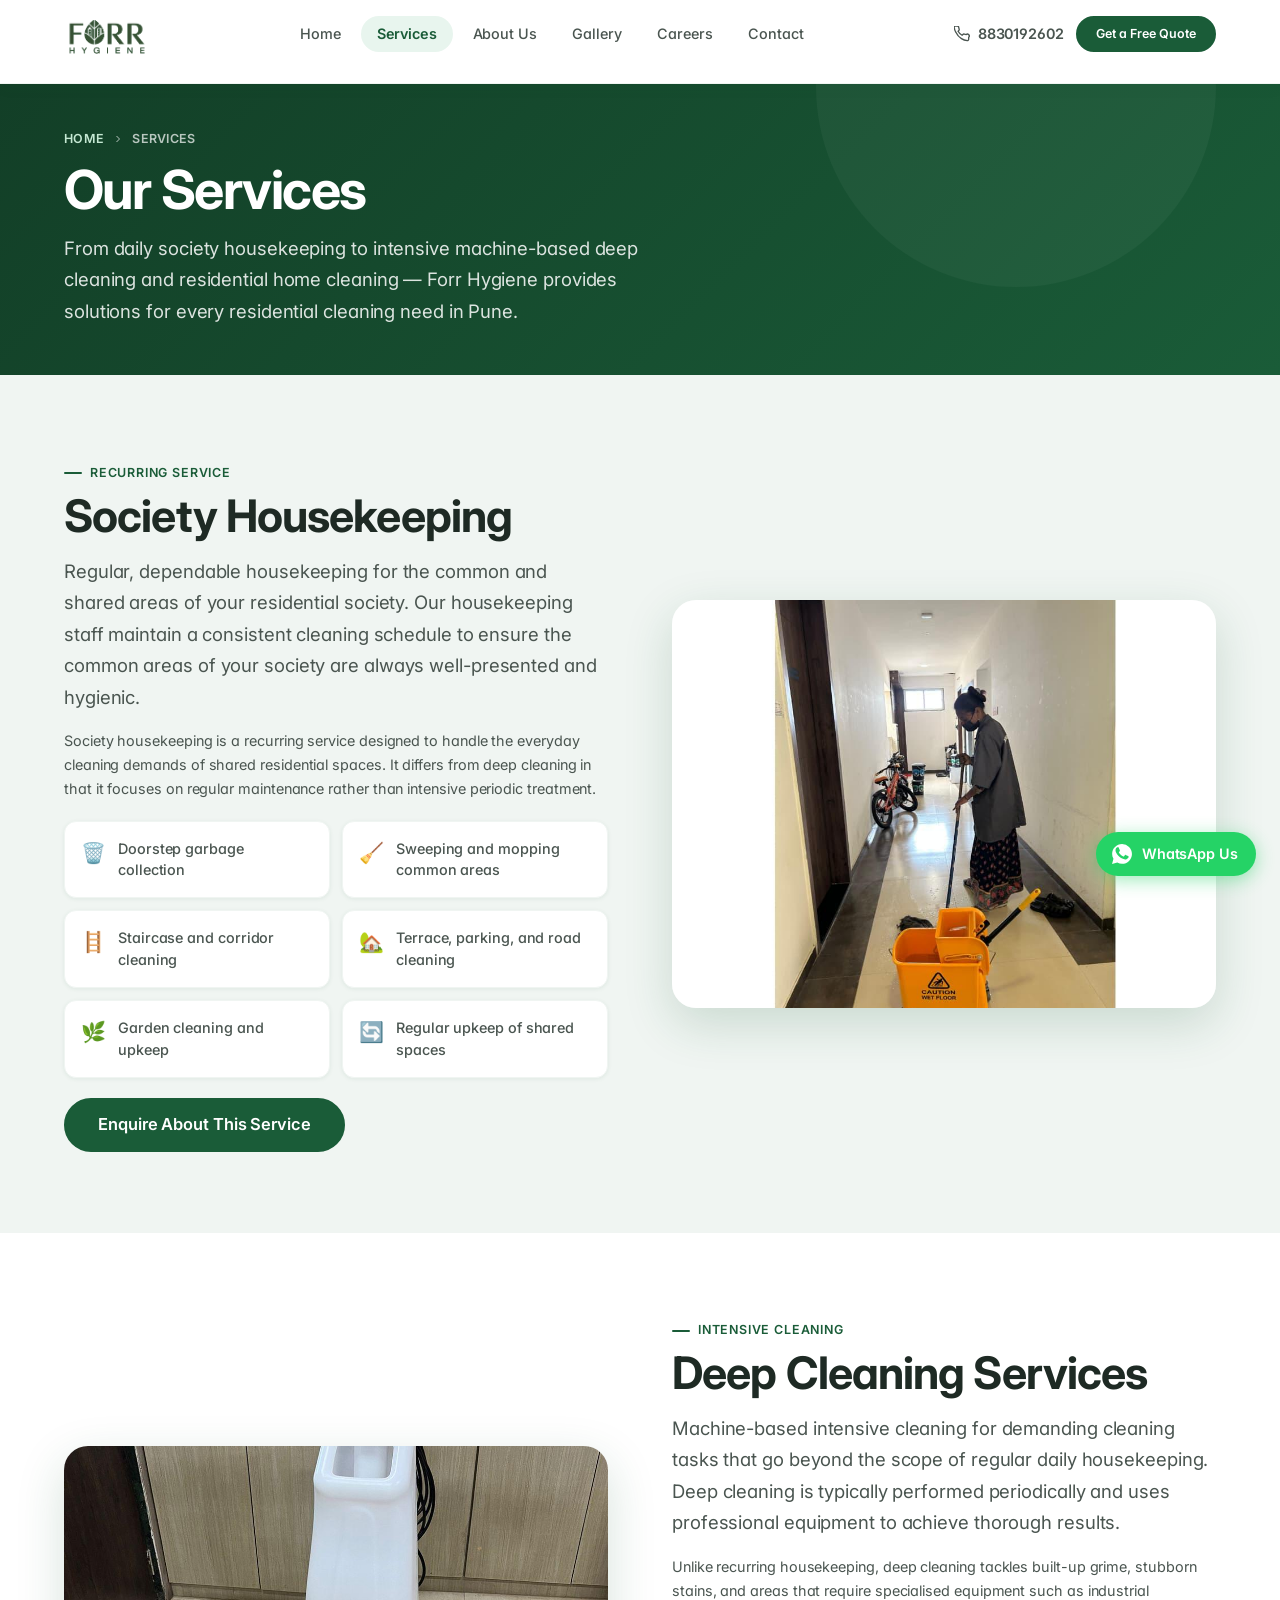
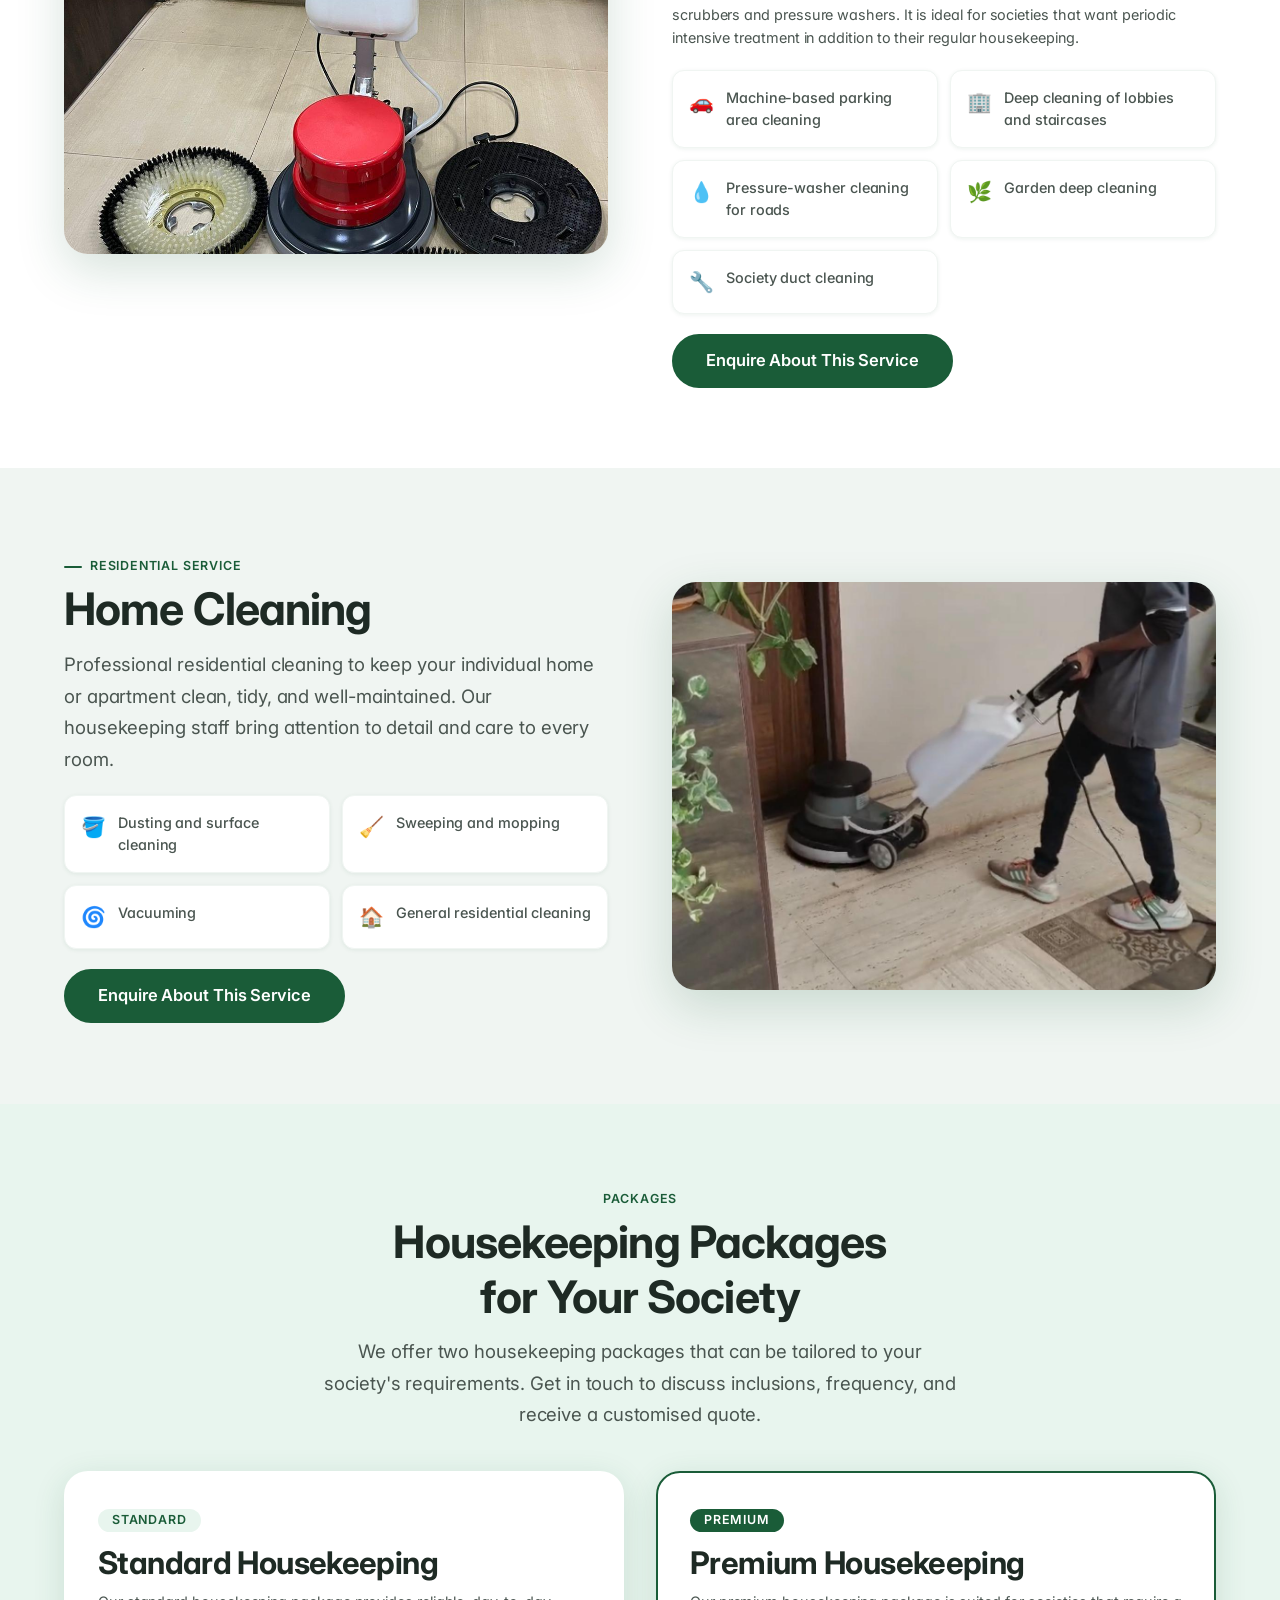
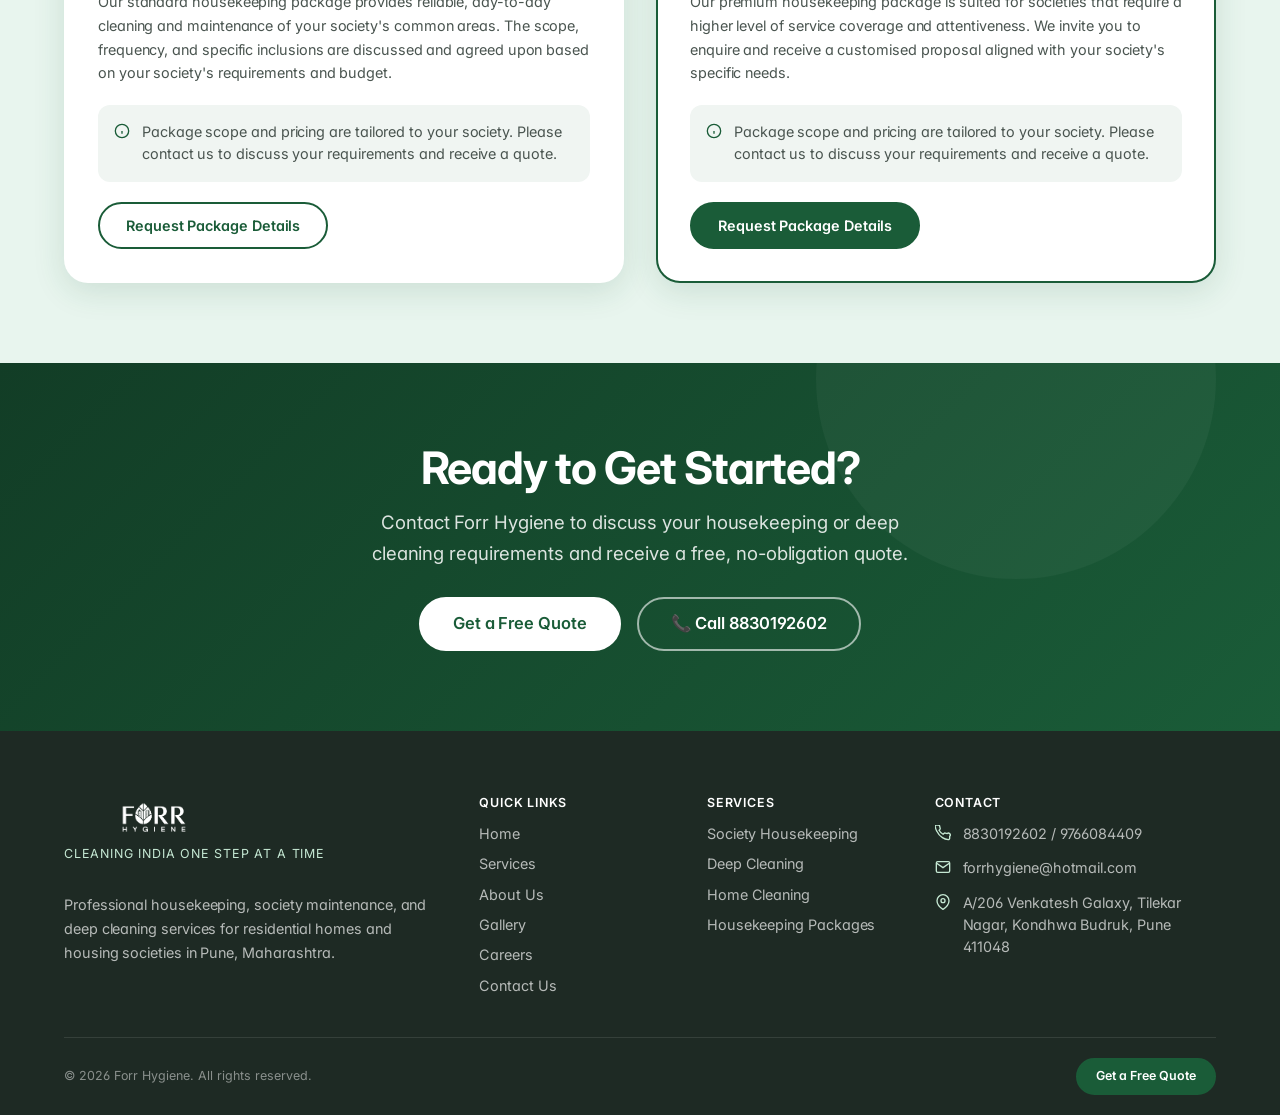
<file: services.html>
<!DOCTYPE html>
<html lang="en">
<head>
  <meta charset="UTF-8" />
  <meta name="viewport" content="width=device-width, initial-scale=1.0" />
  <title>Services – Housekeeping & Deep Cleaning | Forr Hygiene Pune</title>
  <meta name="description" content="Explore Forr Hygiene's full range of services: society housekeeping, machine-based deep cleaning, and home cleaning services in Pune, Maharashtra. Request a free quote." />
  <meta name="keywords" content="society housekeeping Pune, deep cleaning services Pune, parking area cleaning Pune, home cleaning Pune, lobby cleaning Pune, staircase cleaning Pune" />
  <link rel="canonical" href="https://forrhygiene.vercel.app/services.html" />
  <meta property="og:title" content="Services – Housekeeping & Deep Cleaning | Forr Hygiene Pune" />
  <meta property="og:description" content="Society housekeeping, deep cleaning, and residential home cleaning services in Pune." />
  <meta property="og:url" content="https://forrhygiene.vercel.app/services.html" />
  <meta name="robots" content="index, follow" />
  <!-- Google Fonts: Inter -->
  <link rel="preconnect" href="https://fonts.googleapis.com" />
  <link rel="preconnect" href="https://fonts.gstatic.com" crossorigin />
  <link rel="stylesheet" href="https://fonts.googleapis.com/css2?family=Inter:wght@400;500;600;700&display=swap" />

  <link rel="stylesheet" href="css/style.css" />
  <!-- Favicon -->
  <link rel="icon" type="image/svg+xml" href="images/favicon.svg" />
  <link rel="icon" type="image/png" sizes="32x32" href="images/favicon-32x32.png" />
  <link rel="icon" type="image/png" sizes="16x16" href="images/favicon-16x16.png" />
  <link rel="icon" type="image/png" href="images/favicon.png" />
  <link rel="apple-touch-icon" sizes="180x180" href="images/apple-touch-icon.png" />
  <link rel="shortcut icon" href="favicon.ico" />
  <link rel="manifest" href="site.webmanifest" />
  <meta name="theme-color" content="#1a5c38" />

  <style>
    .service-detail-section {
      padding: var(--sp-20) 0;
      border-bottom: 1px solid var(--clr-grey-100);
    }

    .service-detail-section:nth-child(even) { background: var(--clr-grey-100); }

    .service-detail-inner {
      display: grid;
      grid-template-columns: 1fr 1fr;
      gap: var(--sp-16);
      align-items: center;
    }

    .service-detail-inner.reverse { direction: rtl; }
    .service-detail-inner.reverse > * { direction: ltr; }

    .service-detail-image {
      border-radius: var(--radius-xl);
      overflow: hidden;
      box-shadow: var(--shadow-xl);
      aspect-ratio: 4/3;
    }

    .service-detail-image img {
      width: 100%;
      height: 100%;
      object-fit: cover;
    }

    .service-items-grid {
      display: grid;
      grid-template-columns: 1fr 1fr;
      gap: var(--sp-3);
      margin: var(--sp-5) 0;
    }

    .service-item {
      display: flex;
      align-items: flex-start;
      gap: var(--sp-3);
      background: var(--clr-white);
      border-radius: var(--radius-md);
      padding: var(--sp-4);
      box-shadow: var(--shadow-sm);
      border: 1px solid var(--clr-grey-100);
      font-size: var(--fs-sm);
      color: var(--clr-grey-700);
      font-weight: 500;
      line-height: 1.52;
      letter-spacing: var(--tracking-body);
    }

    .service-item-icon {
      font-size: 20px;
      flex-shrink: 0;
    }

    @media (max-width: 900px) {
      .service-detail-inner { grid-template-columns: 1fr; }
      .service-detail-inner.reverse { direction: ltr; }
      .service-items-grid { grid-template-columns: 1fr; }
    }
  </style>
</head>
<body>

<!-- ── Header ─────────────────────────────────────────────────── -->
<header class="site-header" id="site-header">
  <div class="container">
    <div class="header-inner">
      <a href="index.html" class="site-logo" aria-label="Forr Hygiene – Home">
        
        <img src="images/logo.png" alt="Forr Hygiene - Cleaning India One Step At A Time" class="site-logo-img" />
      </a>
      <nav class="main-nav" aria-label="Main navigation">
        <a href="index.html" class="nav-link">Home</a>
        <a href="services.html" class="nav-link active">Services</a>
        <a href="about.html" class="nav-link">About Us</a>
        <a href="gallery.html" class="nav-link">Gallery</a>
        <a href="careers.html" class="nav-link">Careers</a>
        <a href="contact.html" class="nav-link">Contact</a>
      </nav>
      <div class="header-actions">
        <a href="tel:+918830192602" class="header-phone">
          <svg xmlns="http://www.w3.org/2000/svg" viewBox="0 0 24 24" fill="none" stroke="currentColor" stroke-width="2" aria-hidden="true"><path d="M22 16.92v3a2 2 0 01-2.18 2 19.79 19.79 0 01-8.63-3.07A19.5 19.5 0 013.07 9.8 19.79 19.79 0 01.11 1.18 2 2 0 012.11 0H5a2 2 0 012 1.72 12.84 12.84 0 00.7 2.81 2 2 0 01-.45 2.11L6.09 7.91a16 16 0 006 6l1.27-1.27a2 2 0 012.11-.45 12.84 12.84 0 002.81.7A2 2 0 0122 16.92z"/></svg>
          8830192602
        </a>
        <a href="contact.html" class="btn btn--primary btn--sm">Get a Free Quote</a>
        <button class="nav-toggle" id="nav-toggle" aria-label="Toggle navigation" aria-expanded="false">
          <span></span><span></span><span></span>
        </button>
      </div>
    </div>
  </div>
</header>

<div class="mobile-menu" id="mobile-menu" aria-hidden="true">
  <nav class="mobile-nav">
    <a href="index.html" class="mobile-nav-link">Home</a>
    <a href="services.html" class="mobile-nav-link">Services</a>
    <a href="about.html" class="mobile-nav-link">About Us</a>
    <a href="gallery.html" class="mobile-nav-link">Gallery</a>
    <a href="careers.html" class="mobile-nav-link">Careers</a>
    <a href="contact.html" class="mobile-nav-link">Contact</a>
  </nav>
  <div class="mobile-cta">
    <a href="contact.html" class="btn btn--primary">Get a Free Quote</a>
    <a href="tel:+918830192602" class="btn btn--secondary">📞 Call 8830192602</a>
  </div>
</div>

<!-- ── Page Header ─────────────────────────────────────────────── -->
<main id="main-content">
<section class="page-header">
  <div class="container">
    <div class="page-header-inner">
      <nav class="breadcrumb" aria-label="Breadcrumb">
        <a href="index.html">Home</a>
        <svg xmlns="http://www.w3.org/2000/svg" viewBox="0 0 24 24" fill="none" stroke="currentColor" stroke-width="2" aria-hidden="true"><polyline points="9 18 15 12 9 6"/></svg>
        <span>Services</span>
      </nav>
      <h1 class="page-title">Our Services</h1>
      <p class="page-subtitle">
        From daily society housekeeping to intensive machine-based deep cleaning and
        residential home cleaning — Forr Hygiene provides solutions for every residential cleaning need in Pune.
      </p>
    </div>
  </div>
</section>

<!-- ── Service 1: Society Housekeeping ────────────────────────── -->
<section class="service-detail-section" id="society-housekeeping" aria-labelledby="sh-heading">
  <div class="container">
    <div class="service-detail-inner animate-on-scroll">
      <div>
        <span class="section-label">Recurring Service</span>
        <h2 class="section-title" id="sh-heading">Society Housekeeping</h2>
        <p class="section-subtitle" style="max-width: 100%;">
          Regular, dependable housekeeping for the common and shared areas of your residential society.
          Our housekeeping staff maintain a consistent cleaning schedule to ensure the common areas
          of your society are always well-presented and hygienic.
        </p>
        <p style="font-size: var(--fs-sm); color: var(--clr-grey-700); margin-top: var(--sp-4); line-height: 1.65; letter-spacing: var(--tracking-body);">
          Society housekeeping is a recurring service designed to handle the everyday cleaning demands of shared
          residential spaces. It differs from deep cleaning in that it focuses on regular maintenance rather than
          intensive periodic treatment.
        </p>

        <div class="service-items-grid">
          <div class="service-item">
            <span class="service-item-icon">🗑️</span>
            <span>Doorstep garbage collection</span>
          </div>
          <div class="service-item">
            <span class="service-item-icon">🧹</span>
            <span>Sweeping and mopping common areas</span>
          </div>
          <div class="service-item">
            <span class="service-item-icon">🪜</span>
            <span>Staircase and corridor cleaning</span>
          </div>
          <div class="service-item">
            <span class="service-item-icon">🏡</span>
            <span>Terrace, parking, and road cleaning</span>
          </div>
          <div class="service-item">
            <span class="service-item-icon">🌿</span>
            <span>Garden cleaning and upkeep</span>
          </div>
          <div class="service-item">
            <span class="service-item-icon">🔄</span>
            <span>Regular upkeep of shared spaces</span>
          </div>
        </div>

        <a href="contact.html?service=society-housekeeping" class="btn btn--primary btn--lg" id="sh-enquire-btn">Enquire About This Service</a>
      </div>

      <div class="service-detail-image">
        
        <img src="images/lobby-corridor-cleaning-pune.jpg" alt="Forr Hygiene uniformed housekeeping staff mopping and maintaining residential society corridors with cleaning trolley" loading="lazy" width="700" height="525" />
      </div>
    </div>
  </div>
</section>

<!-- ── Service 2: Deep Cleaning ───────────────────────────────── -->
<section class="service-detail-section" id="deep-cleaning" aria-labelledby="dc-heading">
  <div class="container">
    <div class="service-detail-inner reverse animate-on-scroll">
      <div>
        <span class="section-label">Intensive Cleaning</span>
        <h2 class="section-title" id="dc-heading">Deep Cleaning Services</h2>
        <p class="section-subtitle" style="max-width: 100%;">
          Machine-based intensive cleaning for demanding cleaning tasks that go beyond the
          scope of regular daily housekeeping. Deep cleaning is typically performed periodically
          and uses professional equipment to achieve thorough results.
        </p>
        <p style="font-size: var(--fs-sm); color: var(--clr-grey-700); margin-top: var(--sp-4); line-height: 1.65; letter-spacing: var(--tracking-body);">
          Unlike recurring housekeeping, deep cleaning tackles built-up grime, stubborn stains, and
          areas that require specialised equipment such as industrial scrubbers and pressure washers.
          It is ideal for societies that want periodic intensive treatment in addition to their regular housekeeping.
        </p>

        <div class="service-items-grid">
          <div class="service-item">
            <span class="service-item-icon">🚗</span>
            <span>Machine-based parking area cleaning</span>
          </div>
          <div class="service-item">
            <span class="service-item-icon">🏢</span>
            <span>Deep cleaning of lobbies and staircases</span>
          </div>
          <div class="service-item">
            <span class="service-item-icon">💧</span>
            <span>Pressure-washer cleaning for roads</span>
          </div>
          <div class="service-item">
            <span class="service-item-icon">🌿</span>
            <span>Garden deep cleaning</span>
          </div>
          <div class="service-item">
            <span class="service-item-icon">🔧</span>
            <span>Society duct cleaning</span>
          </div>
        </div>

        <a href="contact.html?service=deep-cleaning" class="btn btn--primary btn--lg" id="dc-enquire-btn">Enquire About This Service</a>
      </div>

      <div class="service-detail-image">
        
        <img src="images/cleaning-equipment-machine.jpg" alt="Professional heavy-duty single-disc rotary floor scrubber with triple brush heads for intensive deep scrubbing" loading="lazy" width="700" height="525" />
      </div>
    </div>
  </div>
</section>

<!-- ── Service 3: Home Cleaning ───────────────────────────────── -->
<section class="service-detail-section" id="home-cleaning" aria-labelledby="hc-heading">
  <div class="container">
    <div class="service-detail-inner animate-on-scroll">
      <div>
        <span class="section-label">Residential Service</span>
        <h2 class="section-title" id="hc-heading">Home Cleaning</h2>
        <p class="section-subtitle" style="max-width: 100%;">
          Professional residential cleaning to keep your individual home or apartment
          clean, tidy, and well-maintained. Our housekeeping staff bring attention to
          detail and care to every room.
        </p>

        <div class="service-items-grid">
          <div class="service-item">
            <span class="service-item-icon">🪣</span>
            <span>Dusting and surface cleaning</span>
          </div>
          <div class="service-item">
            <span class="service-item-icon">🧹</span>
            <span>Sweeping and mopping</span>
          </div>
          <div class="service-item">
            <span class="service-item-icon">🌀</span>
            <span>Vacuuming</span>
          </div>
          <div class="service-item">
            <span class="service-item-icon">🏠</span>
            <span>General residential cleaning</span>
          </div>
        </div>

        <a href="contact.html?service=home-cleaning" class="btn btn--primary btn--lg" id="hc-enquire-btn">Enquire About This Service</a>
      </div>

      <div class="service-detail-image">
        
        <img src="images/housekeeping-floor-cleaning-pune.jpg" alt="Machine floor scrubbing outside apartment entrance during residential maintenance in Pune" loading="lazy" width="700" height="525" />
      </div>
    </div>
  </div>
</section>

<!-- ── Packages Section ───────────────────────────────────────── -->
<section class="section packages-section" id="packages" aria-labelledby="pkg-heading">
  <div class="container">
    <div class="section-header section-header--center animate-on-scroll">
      <span class="section-label">Packages</span>
      <h2 class="section-title" id="pkg-heading">Housekeeping Packages<br />for Your Society</h2>
      <p class="section-subtitle">
        We offer two housekeeping packages that can be tailored to your society's requirements.
        Get in touch to discuss inclusions, frequency, and receive a customised quote.
      </p>
    </div>

    <div class="packages-grid">
      <div class="package-card animate-on-scroll">
        <span class="package-badge package-badge--standard">Standard</span>
        <h3 class="package-title">Standard Housekeeping</h3>
        <p class="package-desc">
          Our standard housekeeping package provides reliable, day-to-day cleaning and maintenance
          of your society's common areas. The scope, frequency, and specific inclusions are
          discussed and agreed upon based on your society's requirements and budget.
        </p>
        <div class="package-note">
          <svg xmlns="http://www.w3.org/2000/svg" viewBox="0 0 24 24" fill="none" stroke="currentColor" stroke-width="2" aria-hidden="true"><circle cx="12" cy="12" r="10"/><line x1="12" y1="16" x2="12" y2="12"/><line x1="12" y1="8" x2="12.01" y2="8"/></svg>
          <span>Package scope and pricing are tailored to your society. Please contact us to discuss your requirements and receive a quote.</span>
        </div>
        <a href="contact.html?package=standard" class="btn btn--secondary" id="std-pkg-btn">Request Package Details</a>
      </div>

      <div class="package-card package-card--premium animate-on-scroll">
        <span class="package-badge package-badge--premium">Premium</span>
        <h3 class="package-title">Premium Housekeeping</h3>
        <p class="package-desc">
          Our premium housekeeping package is suited for societies that require a higher level
          of service coverage and attentiveness. We invite you to enquire and receive a
          customised proposal aligned with your society's specific needs.
        </p>
        <div class="package-note">
          <svg xmlns="http://www.w3.org/2000/svg" viewBox="0 0 24 24" fill="none" stroke="currentColor" stroke-width="2" aria-hidden="true"><circle cx="12" cy="12" r="10"/><line x1="12" y1="16" x2="12" y2="12"/><line x1="12" y1="8" x2="12.01" y2="8"/></svg>
          <span>Package scope and pricing are tailored to your society. Please contact us to discuss your requirements and receive a quote.</span>
        </div>
        <a href="contact.html?package=premium" class="btn btn--primary" id="prem-pkg-btn">Request Package Details</a>
      </div>
    </div>
  </div>
</section>

<!-- ── CTA ────────────────────────────────────────────────────── -->
<section class="cta-banner">
  <div class="container" style="position: relative; z-index: 1;">
    <h2 class="cta-banner-title">Ready to Get Started?</h2>
    <p class="cta-banner-text">
      Contact Forr Hygiene to discuss your housekeeping or deep cleaning requirements and receive a free, no-obligation quote.
    </p>
    <div class="cta-banner-actions">
      <a href="contact.html" class="btn btn--white btn--lg">Get a Free Quote</a>
      <a href="tel:+918830192602" class="btn btn--outline-white btn--lg">📞 Call 8830192602</a>
    </div>
  </div>
</section>

</main>

<!-- ── Footer ─────────────────────────────────────────────────── -->
<footer class="site-footer">
  <div class="container">
    <div class="footer-grid">
      <div>
        <a href="index.html" class="footer-brand-logo" aria-label="Forr Hygiene – Home">
          
          <img src="images/logo-white.png" alt="Forr Hygiene" class="footer-logo-img" />
          <div class="footer-tagline">Cleaning India One Step At A Time</div>
        </a>
        <p class="footer-desc">Professional housekeeping, society maintenance, and deep cleaning services for residential homes and housing societies in Pune, Maharashtra.</p>
      </div>
      <div>
        <h3 class="footer-col-title">Quick Links</h3>
        <nav class="footer-links">
          <a href="index.html" class="footer-link">Home</a>
          <a href="services.html" class="footer-link">Services</a>
          <a href="about.html" class="footer-link">About Us</a>
          <a href="gallery.html" class="footer-link">Gallery</a>
          <a href="careers.html" class="footer-link">Careers</a>
          <a href="contact.html" class="footer-link">Contact Us</a>
        </nav>
      </div>
      <div>
        <h3 class="footer-col-title">Services</h3>
        <nav class="footer-links">
          <a href="services.html#society-housekeeping" class="footer-link">Society Housekeeping</a>
          <a href="services.html#deep-cleaning" class="footer-link">Deep Cleaning</a>
          <a href="services.html#home-cleaning" class="footer-link">Home Cleaning</a>
          <a href="services.html#packages" class="footer-link">Housekeeping Packages</a>
        </nav>
      </div>
      <div>
        <h3 class="footer-col-title">Contact</h3>
        <ul class="footer-contact-list">
          <li class="footer-contact-item">
            <svg xmlns="http://www.w3.org/2000/svg" viewBox="0 0 24 24" fill="none" stroke="currentColor" stroke-width="2" aria-hidden="true"><path d="M22 16.92v3a2 2 0 01-2.18 2 19.79 19.79 0 01-8.63-3.07A19.5 19.5 0 013.07 9.8 19.79 19.79 0 01.11 1.18 2 2 0 012.11 0H5a2 2 0 012 1.72 12.84 12.84 0 00.7 2.81 2 2 0 01-.45 2.11L6.09 7.91a16 16 0 006 6l1.27-1.27a2 2 0 012.11-.45 12.84 12.84 0 002.81.7A2 2 0 0122 16.92z"/></svg>
            <div><a href="tel:+918830192602">8830192602</a> / <a href="tel:+919766084409">9766084409</a></div>
          </li>
          <li class="footer-contact-item">
            <svg xmlns="http://www.w3.org/2000/svg" viewBox="0 0 24 24" fill="none" stroke="currentColor" stroke-width="2" aria-hidden="true"><path d="M4 4h16c1.1 0 2 .9 2 2v12c0 1.1-.9 2-2 2H4c-1.1 0-2-.9-2-2V6c0-1.1.9-2 2-2z"/><polyline points="22,6 12,13 2,6"/></svg>
            <a href="mailto:forrhygiene@hotmail.com">forrhygiene@hotmail.com</a>
          </li>
          <li class="footer-contact-item">
            <svg xmlns="http://www.w3.org/2000/svg" viewBox="0 0 24 24" fill="none" stroke="currentColor" stroke-width="2" aria-hidden="true"><path d="M21 10c0 7-9 13-9 13s-9-6-9-13a9 9 0 0118 0z"/><circle cx="12" cy="10" r="3"/></svg>
            <address style="font-style:normal;">A/206 Venkatesh Galaxy, Tilekar Nagar, Kondhwa Budruk, Pune 411048</address>
          </li>
        </ul>
      </div>
    </div>
    <div class="footer-bottom">
      <p class="footer-copy">&copy; <span class="footer-year">2026</span> Forr Hygiene. All rights reserved.</p>
      <a href="contact.html" class="btn btn--primary btn--sm">Get a Free Quote</a>
    </div>
  </div>
</footer>

<!-- Floating WhatsApp Button -->
<a href="https://wa.me/918830192602?text=Hello%20Forr%20Hygiene%2C%20I%20would%20like%20to%20enquire%20about%20your%20services." 
   class="whatsapp-float" 
   target="_blank" 
   rel="noopener noreferrer" 
   aria-label="Chat with Forr Hygiene on WhatsApp">
  <svg xmlns="http://www.w3.org/2000/svg" viewBox="0 0 24 24">
    <path d="M12.04 2c-5.46 0-9.91 4.45-9.91 9.91 0 1.75.46 3.45 1.32 4.95L2.05 22l5.25-1.38c1.45.79 3.08 1.21 4.74 1.21 5.46 0 9.91-4.45 9.91-9.91 0-2.65-1.03-5.14-2.9-7.01A9.816 9.816 0 0012.04 2zm5.82 14.07c-.24.68-1.39 1.3-1.92 1.38-.5.08-1.13.12-3.66-.92-3.23-1.33-5.32-4.63-5.48-4.84-.16-.22-1.3-1.74-1.3-3.32 0-1.58.82-2.36 1.11-2.68.29-.32.64-.4.86-.4.21 0 .43.002.62.01.2.01.47-.08.73.55.27.65.92 2.25 1 2.42.08.16.14.36.03.57-.11.22-.16.36-.32.55-.16.19-.34.42-.49.56-.16.16-.33.34-.14.67.19.33.84 1.39 1.8 2.25 1.24 1.1 2.28 1.44 2.61 1.6.33.16.52.14.71-.08.19-.22.82-.95 1.04-1.28.22-.33.44-.27.73-.16.29.11 1.85.87 2.17 1.03.32.16.54.24.62.38.08.13.08.77-.16 1.45z"/>
  </svg>
  <span class="whatsapp-float-label">WhatsApp Us</span>
</a>

<script>
const header = document.getElementById('site-header');
window.addEventListener('scroll', () => header.classList.toggle('scrolled', window.scrollY > 40), { passive: true });
const navToggle = document.getElementById('nav-toggle');
const mobileMenu = document.getElementById('mobile-menu');
navToggle.addEventListener('click', () => {
  const isOpen = mobileMenu.classList.toggle('open');
  navToggle.classList.toggle('open', isOpen);
  navToggle.setAttribute('aria-expanded', String(isOpen));
  mobileMenu.setAttribute('aria-hidden', String(!isOpen));
});
mobileMenu.querySelectorAll('a').forEach(link => link.addEventListener('click', () => {
  mobileMenu.classList.remove('open'); navToggle.classList.remove('open');
  navToggle.setAttribute('aria-expanded', 'false'); mobileMenu.setAttribute('aria-hidden', 'true');
}));
document.querySelectorAll('.footer-year').forEach(el => el.textContent = new Date().getFullYear());
const obs = new IntersectionObserver(entries => entries.forEach(e => { if(e.isIntersecting){e.target.classList.add('visible');obs.unobserve(e.target);}}),{threshold:0.1,rootMargin:'0px 0px -40px 0px'});
document.querySelectorAll('.animate-on-scroll').forEach(el => obs.observe(el));
</script>
</body>
</html>
</file>
<file: css/style.css>
/* ============================================================
   FORR HYGIENE — Design System & Global Styles
   ============================================================ */

/* ── Google Fonts ─────────────────────────────────────────── */
@import url('https://fonts.googleapis.com/css2?family=Inter:wght@400;500;600;700&display=swap');

/* ── CSS Custom Properties ────────────────────────────────── */
:root {
  /* Brand Colors */
  --clr-primary:       #1a5c38;   /* Deep Forest Green */
  --clr-primary-dark:  #123d26;
  --clr-primary-light: #2d7a4f;
  --clr-primary-hover: #16502f;
  --clr-mint:          #e8f5ee;   /* Soft Mint */
  --clr-mint-mid:      #c5e8d3;
  --clr-accent:        #34a05a;   /* Bright Accent Green */

  /* Neutrals */
  --clr-charcoal:      #1e2a24;
  --clr-dark:          #2c3530;
  --clr-grey-700:      #4a5550;
  --clr-grey-500:      #7a8a82;
  --clr-grey-300:      #c8d4cc;
  --clr-grey-100:      #f0f5f2;
  --clr-white:         #ffffff;

  /* Typography - Inter (Single Font Family) */
  --font-family:  'Inter', -apple-system, BlinkMacSystemFont, 'Segoe UI', Roboto, Helvetica, Arial, sans-serif;
  --font-primary: var(--font-family);
  --font-body:    var(--font-family);

  /* Fluid Typography Scale */
  --fs-xs:   clamp(0.72rem, 0.70rem + 0.12vw, 0.78rem);     /* ~11.5px - 12.5px */
  --fs-sm:   clamp(0.84rem, 0.81rem + 0.18vw, 0.90rem);     /* ~13.5px - 14.5px */
  --fs-base: clamp(0.96rem, 0.93rem + 0.22vw, 1.03rem);    /* ~15.4px - 16.5px */
  --fs-md:   clamp(1.08rem, 1.02rem + 0.32vw, 1.16rem);    /* ~17.3px - 18.5px */
  --fs-lg:   clamp(1.20rem, 1.12rem + 0.45vw, 1.32rem);     /* ~19.2px - 21.0px */
  --fs-xl:   clamp(1.35rem, 1.24rem + 0.65vw, 1.55rem);     /* ~21.6px - 24.8px */
  --fs-2xl:  clamp(1.60rem, 1.42rem + 1.10vw, 1.95rem);     /* ~25.6px - 31.2px */
  --fs-3xl:  clamp(1.95rem, 1.68rem + 1.65vw, 2.45rem);     /* ~31.2px - 39.2px */
  --fs-4xl:  clamp(2.35rem, 1.95rem + 2.40vw, 3.10rem);     /* ~37.6px - 49.6px */
  --fs-5xl:  clamp(2.85rem, 2.25rem + 3.40vw, 3.85rem);     /* ~45.6px - 61.6px */

  /* Line Heights */
  --lh-tight:    1.15;
  --lh-snug:     1.22;
  --lh-heading:  1.30;
  --lh-body:     1.62;
  --lh-relaxed:  1.70;

  /* Letter Spacing (Tracking for Inter) */
  --tracking-display:  -0.028em;
  --tracking-title:    -0.020em;
  --tracking-heading:  -0.012em;
  --tracking-body:     -0.005em;
  --tracking-button:   -0.005em;
  --tracking-wide:      0.025em;
  --tracking-badge:     0.065em;

  /* Spacing */
  --sp-1:  0.25rem;
  --sp-2:  0.5rem;
  --sp-3:  0.75rem;
  --sp-4:  1rem;
  --sp-5:  1.25rem;
  --sp-6:  1.5rem;
  --sp-7:  1.75rem;
  --sp-8:  2rem;
  --sp-10: 2.5rem;
  --sp-12: 3rem;
  --sp-16: 4rem;
  --sp-20: 5rem;
  --sp-24: 6rem;

  /* Border Radius */
  --radius-sm:  6px;
  --radius-md:  12px;
  --radius-lg:  18px;
  --radius-xl:  24px;
  --radius-full: 9999px;

  /* Shadows */
  --shadow-sm:  0 1px 4px rgba(26,92,56,0.08);
  --shadow-md:  0 4px 16px rgba(26,92,56,0.10);
  --shadow-lg:  0 8px 32px rgba(26,92,56,0.14);
  --shadow-xl:  0 16px 48px rgba(26,92,56,0.18);

  /* Transitions */
  --transition: 0.25s ease;
  --transition-slow: 0.45s ease;

  /* Layout */
  --container-max: 1200px;
  --header-h: 84px;
}

/* ── Reset & Base ─────────────────────────────────────────── */
*, *::before, *::after { box-sizing: border-box; margin: 0; padding: 0; }

html {
  font-family: var(--font-family);
  scroll-behavior: smooth;
  -webkit-text-size-adjust: 100%;
}

body {
  font-family: var(--font-family);
  font-size: var(--fs-base);
  color: var(--clr-charcoal);
  background-color: var(--clr-white);
  line-height: var(--lh-body);
  letter-spacing: var(--tracking-body);
  -webkit-font-smoothing: antialiased;
  -moz-osx-font-smoothing: grayscale;
  text-rendering: optimizeLegibility;
  font-feature-settings: 'cv02', 'cv03', 'cv04', 'cv11';
}

p {
  line-height: var(--lh-body);
  letter-spacing: var(--tracking-body);
}

img {
  display: block;
  max-width: 100%;
  height: auto;
  object-fit: cover;
}

a {
  color: inherit;
  text-decoration: none;
  transition: color var(--transition);
}

ul, ol { list-style: none; }

button, input, select, textarea {
  font-family: var(--font-family);
  font-size: inherit;
}

/* ── Layout Utilities ─────────────────────────────────────── */
.container {
  width: 100%;
  max-width: var(--container-max);
  margin: 0 auto;
  padding: 0 var(--sp-6);
}

.section {
  padding: var(--sp-20) 0;
}

.section--sm {
  padding: var(--sp-12) 0;
}

.section--lg {
  padding: var(--sp-24) 0;
}

/* ── Typography ───────────────────────────────────────────── */
h1, h2, h3, h4, h5 {
  font-family: var(--font-family);
  color: var(--clr-charcoal);
  text-wrap: balance;
}

h1 {
  font-size: var(--fs-4xl);
  font-weight: 700;
  line-height: var(--lh-tight);
  letter-spacing: var(--tracking-display);
}

h2 {
  font-size: var(--fs-3xl);
  font-weight: 700;
  line-height: var(--lh-snug);
  letter-spacing: var(--tracking-title);
}

h3 {
  font-size: var(--fs-xl);
  font-weight: 600;
  line-height: var(--lh-heading);
  letter-spacing: var(--tracking-heading);
}

h4 {
  font-size: var(--fs-lg);
  font-weight: 600;
  line-height: 1.32;
  letter-spacing: -0.010em;
}

h5 {
  font-size: var(--fs-md);
  font-weight: 600;
  line-height: 1.38;
  letter-spacing: -0.005em;
}

.section-label {
  display: inline-flex;
  align-items: center;
  gap: var(--sp-2);
  font-family: var(--font-family);
  font-size: var(--fs-xs);
  font-weight: 600;
  letter-spacing: var(--tracking-badge);
  text-transform: uppercase;
  color: var(--clr-primary);
  margin-bottom: var(--sp-2);
  line-height: 1.2;
}

.section-label::before {
  content: '';
  display: block;
  width: 18px;
  height: 2px;
  background: var(--clr-primary);
  border-radius: var(--radius-full);
}

.section-title {
  font-size: clamp(var(--fs-2xl), 3.5vw, var(--fs-4xl));
  font-weight: 700;
  color: var(--clr-charcoal);
  margin-bottom: var(--sp-3);
  line-height: var(--lh-snug);
  letter-spacing: var(--tracking-title);
}

.section-title--white { color: var(--clr-white); }

.section-subtitle {
  font-size: var(--fs-md);
  color: var(--clr-grey-700);
  max-width: 640px;
  line-height: var(--lh-relaxed);
  letter-spacing: var(--tracking-body);
}

.section-subtitle--white { color: rgba(255,255,255,0.85); }

.section-header {
  margin-bottom: var(--sp-10);
}

.section-header--center {
  text-align: center;
}

.section-header--center .section-label {
  justify-content: center;
}

.section-header--center .section-label::before { display: none; }

.section-header--center .section-subtitle {
  margin: 0 auto;
}

/* ── Buttons ──────────────────────────────────────────────── */
.btn {
  display: inline-flex;
  align-items: center;
  justify-content: center;
  gap: var(--sp-2);
  padding: 13px 26px;
  font-family: var(--font-family);
  font-weight: 600;
  font-size: var(--fs-sm);
  letter-spacing: var(--tracking-button);
  line-height: 1.2;
  border: 2px solid transparent;
  border-radius: var(--radius-full);
  cursor: pointer;
  text-decoration: none;
  transition: background-color var(--transition), color var(--transition),
              border-color var(--transition), box-shadow var(--transition),
              transform var(--transition);
  white-space: nowrap;
  position: relative;
  overflow: hidden;
}

.btn:hover { transform: translateY(-2px); }
.btn:active { transform: translateY(0); }

.btn--primary {
  background-color: var(--clr-primary);
  color: var(--clr-white);
  border-color: var(--clr-primary);
}

.btn--primary:hover {
  background-color: var(--clr-primary-dark);
  border-color: var(--clr-primary-dark);
  box-shadow: 0 6px 24px rgba(26,92,56,0.35);
}

.btn--secondary {
  background-color: transparent;
  color: var(--clr-primary);
  border-color: var(--clr-primary);
}

.btn--secondary:hover {
  background-color: var(--clr-mint);
  box-shadow: 0 4px 16px rgba(26,92,56,0.15);
}

.btn--white {
  background-color: var(--clr-white);
  color: var(--clr-primary);
  border-color: var(--clr-white);
}

.btn--white:hover {
  background-color: var(--clr-mint);
  box-shadow: 0 6px 24px rgba(0,0,0,0.18);
}

.btn--outline-white {
  background-color: transparent;
  color: var(--clr-white);
  border-color: rgba(255,255,255,0.6);
}

.btn--outline-white:hover {
  background-color: rgba(255,255,255,0.12);
  border-color: var(--clr-white);
}

.btn--sm {
  padding: 9px 18px;
  font-size: var(--fs-xs);
  font-weight: 600;
  letter-spacing: 0;
}

.btn--lg {
  padding: 15px 32px;
  font-size: var(--fs-base);
  font-weight: 600;
  letter-spacing: var(--tracking-button);
}

/* ── Header / Navigation ──────────────────────────────────── */
.site-header {
  position: fixed;
  top: 0;
  left: 0;
  right: 0;
  z-index: 1000;
  height: var(--header-h);
  background-color: var(--clr-white);
  border-bottom: 1px solid var(--clr-grey-100);
  box-shadow: 0 2px 16px rgba(26,92,56,0.06);
  transition: box-shadow var(--transition);
}

.site-header.scrolled {
  box-shadow: 0 4px 24px rgba(26,92,56,0.12);
}

.header-inner {
  height: 100%;
  display: flex;
  align-items: center;
  justify-content: space-between;
  gap: var(--sp-6);
}

/* Logo */
.site-logo {
  display: flex;
  align-items: center;
  gap: var(--sp-3);
  text-decoration: none;
  flex-shrink: 0;
  padding: 6px 0;
  margin-top: 4px;
  transition: opacity var(--transition);
}

.site-logo:hover {
  opacity: 0.92;
}

.site-logo-img {
  height: 52px;
  width: auto;
  max-width: 220px;
  object-fit: contain;
  display: block;
}

.footer-brand-logo {
  display: inline-flex;
  flex-direction: column;
  gap: var(--sp-2);
  margin-bottom: var(--sp-4);
  text-decoration: none;
  transition: opacity var(--transition);
}

.footer-brand-logo:hover {
  opacity: 0.92;
}

.footer-logo-img {
  height: 44px;
  width: auto;
  max-width: 180px;
  object-fit: contain;
  display: block;
}

.logo-icon {
  width: 42px;
  height: 42px;
  background: var(--clr-primary);
  border-radius: var(--radius-md);
  display: flex;
  align-items: center;
  justify-content: center;
  color: var(--clr-white);
  font-size: 22px;
  flex-shrink: 0;
  box-shadow: 0 2px 8px rgba(26,92,56,0.25);
}

.logo-text {
  display: flex;
  flex-direction: column;
  line-height: 1;
}

.logo-name {
  font-family: var(--font-family);
  font-weight: 700;
  font-size: var(--fs-lg);
  color: var(--clr-primary);
  letter-spacing: -0.025em;
  line-height: 1.1;
}

.logo-tagline {
  font-family: var(--font-family);
  font-size: 10px;
  font-weight: 600;
  color: var(--clr-grey-500);
  letter-spacing: var(--tracking-badge);
  text-transform: uppercase;
  margin-top: 3px;
  line-height: 1;
}

/* Main Nav */
.main-nav {
  display: flex;
  align-items: center;
  gap: var(--sp-1);
}

.nav-link {
  padding: var(--sp-2) var(--sp-4);
  font-family: var(--font-family);
  font-size: var(--fs-sm);
  font-weight: 500;
  letter-spacing: -0.01em;
  line-height: 1.4;
  color: var(--clr-grey-700);
  border-radius: var(--radius-full);
  transition: color var(--transition), background-color var(--transition);
  position: relative;
}

.nav-link:hover,
.nav-link.active {
  color: var(--clr-primary);
  font-weight: 600;
  background-color: var(--clr-mint);
}

/* Header Actions */
.header-actions {
  display: flex;
  align-items: center;
  gap: var(--sp-3);
}

.header-phone {
  display: flex;
  align-items: center;
  gap: var(--sp-2);
  font-family: var(--font-family);
  font-size: var(--fs-sm);
  font-weight: 600;
  letter-spacing: -0.005em;
  color: var(--clr-grey-700);
  transition: color var(--transition);
}

.header-phone:hover { color: var(--clr-primary); }

.header-phone svg { width: 16px; height: 16px; }

/* Mobile Nav Toggle */
.nav-toggle {
  display: none;
  flex-direction: column;
  justify-content: center;
  align-items: center;
  gap: 5px;
  width: 40px;
  height: 40px;
  background: none;
  border: none;
  cursor: pointer;
  border-radius: var(--radius-sm);
  padding: var(--sp-2);
  transition: background-color var(--transition);
}

.nav-toggle:hover { background-color: var(--clr-mint); }

.nav-toggle span {
  display: block;
  width: 22px;
  height: 2px;
  background: var(--clr-charcoal);
  border-radius: var(--radius-full);
  transition: transform var(--transition), opacity var(--transition);
}

.nav-toggle.open span:nth-child(1) { transform: translateY(7px) rotate(45deg); }
.nav-toggle.open span:nth-child(2) { opacity: 0; transform: scaleX(0); }
.nav-toggle.open span:nth-child(3) { transform: translateY(-7px) rotate(-45deg); }

/* Mobile Menu */
.mobile-menu {
  display: none;
  position: fixed;
  top: var(--header-h);
  left: 0;
  right: 0;
  background: var(--clr-white);
  border-bottom: 2px solid var(--clr-mint);
  box-shadow: var(--shadow-lg);
  z-index: 999;
  padding: var(--sp-4) var(--sp-6);
  transform: translateY(-10px);
  opacity: 0;
  transition: transform var(--transition), opacity var(--transition);
}

.mobile-menu.open {
  display: block;
  transform: translateY(0);
  opacity: 1;
}

.mobile-nav {
  display: flex;
  flex-direction: column;
  gap: var(--sp-1);
  margin-bottom: var(--sp-4);
}

.mobile-nav-link {
  display: block;
  padding: var(--sp-3) var(--sp-4);
  font-family: var(--font-family);
  font-size: var(--fs-base);
  font-weight: 600;
  letter-spacing: -0.01em;
  line-height: 1.4;
  color: var(--clr-charcoal);
  border-radius: var(--radius-sm);
  transition: background-color var(--transition), color var(--transition);
}

.mobile-nav-link:hover {
  background-color: var(--clr-mint);
  color: var(--clr-primary);
}

.mobile-cta {
  display: flex;
  flex-direction: column;
  gap: var(--sp-3);
  padding-top: var(--sp-4);
  border-top: 1px solid var(--clr-grey-100);
}

/* ── Hero Section ─────────────────────────────────────────── */
.hero {
  min-height: clamp(540px, 80vh, 720px);
  display: flex;
  align-items: center;
  padding-top: var(--header-h);
  background-color: var(--clr-mint);
  overflow: hidden;
  position: relative;
}

.hero::before {
  content: '';
  position: absolute;
  inset: 0;
  background: linear-gradient(135deg,
    rgba(232,245,238,0.98) 0%,
    rgba(232,245,238,0.92) 40%,
    rgba(197,232,211,0.60) 70%,
    rgba(197,232,211,0.30) 100%);
  z-index: 1;
}

.hero-bg {
  position: absolute;
  inset: 0;
  z-index: 0;
  overflow: hidden;
}

.hero-bg img {
  width: 100%;
  height: 100%;
  object-fit: cover;
  object-position: center 30%;
  opacity: 0.22;
}

.hero-inner {
  position: relative;
  z-index: 2;
  display: grid;
  grid-template-columns: 1.12fr 0.88fr;
  gap: clamp(1.75rem, 3vw, 2.5rem);
  align-items: center;
  width: 100%;
  max-width: var(--container-max);
  margin: 0 auto;
  padding: clamp(var(--sp-6), 3.5vw, var(--sp-10)) var(--sp-6);
}

.hero-content {
  animation: fadeInUp 0.8s ease both;
}

.hero-badge {
  display: inline-flex;
  align-items: center;
  gap: var(--sp-2);
  background: rgba(26,92,56,0.10);
  border: 1px solid rgba(26,92,56,0.20);
  color: var(--clr-primary);
  font-family: var(--font-family);
  font-size: var(--fs-xs);
  font-weight: 600;
  letter-spacing: var(--tracking-badge);
  text-transform: uppercase;
  line-height: 1.2;
  padding: 6px 14px;
  border-radius: var(--radius-full);
  margin-bottom: var(--sp-4);
}

.hero-badge svg { width: 14px; height: 14px; }

.hero-title {
  font-size: clamp(2.15rem, 4.4vw, 3.4rem);
  font-weight: 700;
  color: var(--clr-charcoal);
  line-height: var(--lh-tight);
  letter-spacing: var(--tracking-display);
  margin-bottom: clamp(1.35rem, 1.2rem + 0.75vw, 1.75rem);
  text-wrap: balance;
}

.hero-title span {
  color: var(--clr-primary);
  position: relative;
}

.hero-subtitle {
  font-size: var(--fs-md);
  color: var(--clr-grey-700);
  line-height: var(--lh-relaxed);
  letter-spacing: var(--tracking-body);
  margin-bottom: var(--sp-7);
  max-width: 520px;
}

.hero-actions {
  display: flex;
  align-items: center;
  gap: var(--sp-3);
  flex-wrap: wrap;
  margin-bottom: var(--sp-6);
}

.hero-trust {
  display: flex;
  align-items: center;
  gap: var(--sp-3);
  font-size: var(--fs-sm);
  color: var(--clr-grey-700);
  font-weight: 500;
  letter-spacing: -0.005em;
  line-height: 1.4;
}

.hero-trust-dot {
  width: 6px;
  height: 6px;
  border-radius: 50%;
  background: var(--clr-primary);
  flex-shrink: 0;
}

.hero-image {
  animation: fadeInRight 0.9s ease 0.2s both;
  position: relative;
}

.hero-image-card {
  border-radius: var(--radius-xl);
  overflow: hidden;
  box-shadow: var(--shadow-xl);
  aspect-ratio: 4/3;
}

.hero-image-card img {
  width: 100%;
  height: 100%;
  object-fit: cover;
  transition: transform 8s ease;
}

.hero-image-card:hover img {
  transform: scale(1.04);
}

.hero-stat-card {
  position: absolute;
  background: var(--clr-white);
  border-radius: var(--radius-lg);
  padding: var(--sp-4) var(--sp-5);
  box-shadow: var(--shadow-lg);
  display: flex;
  align-items: center;
  gap: var(--sp-3);
}

.hero-stat-card--bottom {
  bottom: -16px;
  left: -14px;
}

.hero-stat-card--top {
  top: -14px;
  right: -14px;
}

.hero-stat-icon {
  width: 44px;
  height: 44px;
  border-radius: var(--radius-md);
  background: var(--clr-mint);
  display: flex;
  align-items: center;
  justify-content: center;
  color: var(--clr-primary);
  font-size: 20px;
  flex-shrink: 0;
}

.hero-stat-label {
  font-size: var(--fs-xs);
  color: var(--clr-grey-500);
  font-weight: 500;
  line-height: 1.25;
}

.hero-stat-value {
  font-size: var(--fs-sm);
  font-weight: 600;
  color: var(--clr-charcoal);
  font-family: var(--font-family);
  letter-spacing: -0.010em;
  line-height: 1.25;
}

/* ── Service Cards ────────────────────────────────────────── */
.services-grid {
  display: grid;
  grid-template-columns: repeat(3, 1fr);
  gap: var(--sp-6);
}

.service-card {
  background: var(--clr-white);
  border-radius: var(--radius-xl);
  overflow: hidden;
  box-shadow: var(--shadow-md);
  transition: transform var(--transition), box-shadow var(--transition);
  border: 1px solid var(--clr-grey-100);
  display: flex;
  flex-direction: column;
}

.service-card:hover {
  transform: translateY(-6px);
  box-shadow: var(--shadow-xl);
}

.service-card-image {
  height: 220px;
  overflow: hidden;
  flex-shrink: 0;
  position: relative;
}

.service-card-image img {
  width: 100%;
  height: 100%;
  object-fit: cover;
  transition: transform var(--transition-slow);
}

.service-card:hover .service-card-image img {
  transform: scale(1.06);
}

.service-card-icon {
  position: absolute;
  bottom: var(--sp-4);
  left: var(--sp-4);
  width: 48px;
  height: 48px;
  background: var(--clr-primary);
  color: var(--clr-white);
  border-radius: var(--radius-md);
  display: flex;
  align-items: center;
  justify-content: center;
  font-size: 22px;
  box-shadow: var(--shadow-md);
}

.service-card-body {
  padding: var(--sp-6);
  flex: 1;
  display: flex;
  flex-direction: column;
}

.service-card-title {
  font-size: var(--fs-xl);
  font-weight: 700;
  color: var(--clr-charcoal);
  line-height: var(--lh-heading);
  letter-spacing: var(--tracking-heading);
  margin-bottom: var(--sp-2);
}

.service-card-desc {
  font-size: var(--fs-sm);
  color: var(--clr-grey-700);
  margin-bottom: var(--sp-4);
  line-height: 1.62;
  letter-spacing: var(--tracking-body);
}

.service-list {
  display: flex;
  flex-direction: column;
  gap: var(--sp-2);
  margin-bottom: var(--sp-5);
  flex: 1;
}

.service-list li {
  display: flex;
  align-items: flex-start;
  gap: var(--sp-2);
  font-size: var(--fs-sm);
  color: var(--clr-grey-700);
  line-height: 1.52;
  letter-spacing: var(--tracking-body);
}

.service-list li::before {
  content: '✓';
  color: var(--clr-primary);
  font-weight: 700;
  font-size: 12px;
  flex-shrink: 0;
  margin-top: 3px;
  width: 16px;
  height: 16px;
  background: var(--clr-mint);
  border-radius: 50%;
  display: flex;
  align-items: center;
  justify-content: center;
}

.service-link {
  display: inline-flex;
  align-items: center;
  gap: var(--sp-2);
  color: var(--clr-primary);
  font-family: var(--font-family);
  font-weight: 600;
  font-size: var(--fs-sm);
  letter-spacing: var(--tracking-button);
  line-height: 1.3;
  transition: gap var(--transition), color var(--transition);
}

.service-link:hover { gap: var(--sp-3); color: var(--clr-primary-dark); }
.service-link svg { width: 16px; height: 16px; }

/* ── Feature Cards (Why Choose) ───────────────────────────── */
.features-grid {
  display: grid;
  grid-template-columns: repeat(4, 1fr);
  gap: var(--sp-6);
}

.feature-card {
  background: var(--clr-white);
  border-radius: var(--radius-xl);
  padding: var(--sp-8);
  box-shadow: var(--shadow-md);
  border: 1px solid var(--clr-grey-100);
  transition: transform var(--transition), box-shadow var(--transition);
  text-align: center;
}

.feature-card:hover {
  transform: translateY(-4px);
  box-shadow: var(--shadow-lg);
}

.feature-icon {
  width: 64px;
  height: 64px;
  border-radius: var(--radius-lg);
  background: linear-gradient(135deg, var(--clr-mint), var(--clr-mint-mid));
  display: flex;
  align-items: center;
  justify-content: center;
  font-size: 28px;
  margin: 0 auto var(--sp-5);
  color: var(--clr-primary);
  transition: background var(--transition);
}

.feature-card:hover .feature-icon {
  background: linear-gradient(135deg, var(--clr-primary), var(--clr-primary-light));
  color: var(--clr-white);
}

.feature-title {
  font-size: var(--fs-md);
  font-weight: 600;
  color: var(--clr-charcoal);
  line-height: 1.30;
  letter-spacing: var(--tracking-heading);
  margin-bottom: var(--sp-2);
}

.feature-desc {
  font-size: var(--fs-sm);
  color: var(--clr-grey-700);
  line-height: 1.62;
  letter-spacing: var(--tracking-body);
}

/* ── Packages ─────────────────────────────────────────────── */
.packages-section { background-color: var(--clr-mint); }

.packages-grid {
  display: grid;
  grid-template-columns: 1fr 1fr;
  gap: var(--sp-8);
}

.package-card {
  background: var(--clr-white);
  border-radius: var(--radius-xl);
  padding: var(--sp-8);
  box-shadow: var(--shadow-lg);
  position: relative;
  overflow: hidden;
  border: 2px solid transparent;
  transition: border-color var(--transition), transform var(--transition), box-shadow var(--transition);
}

.package-card--premium {
  border-color: var(--clr-primary);
}

.package-card:hover {
  transform: translateY(-4px);
  box-shadow: var(--shadow-xl);
}

.package-badge {
  display: inline-block;
  padding: 4px 14px;
  border-radius: var(--radius-full);
  font-family: var(--font-family);
  font-size: var(--fs-xs);
  font-weight: 600;
  letter-spacing: var(--tracking-badge);
  text-transform: uppercase;
  line-height: 1.2;
  margin-bottom: var(--sp-3);
}

.package-badge--standard {
  background: var(--clr-mint);
  color: var(--clr-primary);
}

.package-badge--premium {
  background: var(--clr-primary);
  color: var(--clr-white);
}

.package-title {
  font-size: var(--fs-2xl);
  font-weight: 700;
  color: var(--clr-charcoal);
  line-height: var(--lh-snug);
  letter-spacing: var(--tracking-title);
  margin-bottom: var(--sp-2);
}

.package-desc {
  font-size: var(--fs-sm);
  color: var(--clr-grey-700);
  line-height: 1.65;
  letter-spacing: var(--tracking-body);
  margin-bottom: var(--sp-5);
}

.package-note {
  display: flex;
  align-items: flex-start;
  gap: var(--sp-3);
  background: var(--clr-grey-100);
  border-radius: var(--radius-md);
  padding: var(--sp-4);
  margin-bottom: var(--sp-5);
  font-size: var(--fs-sm);
  color: var(--clr-grey-700);
  line-height: 1.55;
  letter-spacing: var(--tracking-body);
}

.package-note svg { color: var(--clr-primary); width: 16px; height: 16px; flex-shrink: 0; margin-top: 2px; }

/* ── Serve Section ────────────────────────────────────────── */
.serve-grid {
  display: grid;
  grid-template-columns: 1fr 1fr;
  gap: var(--sp-6);
}

.serve-card {
  border-radius: var(--radius-xl);
  overflow: hidden;
  position: relative;
  min-height: 400px;
  display: flex;
  align-items: flex-end;
  box-shadow: var(--shadow-lg);
}

.serve-card-img {
  position: absolute;
  inset: 0;
  z-index: 0;
}

.serve-card-img img {
  width: 100%;
  height: 100%;
  object-fit: cover;
  transition: transform var(--transition-slow);
}

.serve-card:hover .serve-card-img img { transform: scale(1.05); }

.serve-card-overlay {
  position: absolute;
  inset: 0;
  background: linear-gradient(to top, rgba(18,61,38,0.90) 0%, rgba(18,61,38,0.40) 55%, transparent 100%);
  z-index: 1;
}

.serve-card-content {
  position: relative;
  z-index: 2;
  padding: var(--sp-8);
  color: var(--clr-white);
}

.serve-card-label {
  font-family: var(--font-family);
  font-size: var(--fs-xs);
  font-weight: 600;
  letter-spacing: var(--tracking-badge);
  text-transform: uppercase;
  color: var(--clr-mint-mid);
  margin-bottom: var(--sp-2);
  line-height: 1.2;
}

.serve-card-title {
  font-size: var(--fs-2xl);
  font-weight: 700;
  line-height: var(--lh-snug);
  letter-spacing: var(--tracking-title);
  margin-bottom: var(--sp-2);
  color: var(--clr-white);
}

.serve-card-desc {
  font-size: var(--fs-sm);
  color: rgba(255,255,255,0.85);
  margin-bottom: var(--sp-5);
  line-height: 1.65;
  letter-spacing: var(--tracking-body);
}

/* ── Mission Section ──────────────────────────────────────── */
.mission-section {
  background: linear-gradient(135deg, var(--clr-primary-dark) 0%, var(--clr-primary) 60%, var(--clr-primary-light) 100%);
  position: relative;
  overflow: hidden;
}

.mission-section::before {
  content: '';
  position: absolute;
  top: -40%;
  right: -10%;
  width: 600px;
  height: 600px;
  border-radius: 50%;
  background: rgba(255,255,255,0.04);
  pointer-events: none;
}

.mission-section::after {
  content: '';
  position: absolute;
  bottom: -30%;
  left: -8%;
  width: 400px;
  height: 400px;
  border-radius: 50%;
  background: rgba(255,255,255,0.03);
  pointer-events: none;
}

.mission-inner {
  position: relative;
  z-index: 1;
  display: grid;
  grid-template-columns: 1fr 1fr;
  gap: var(--sp-16);
  align-items: center;
}

.mission-tagline {
  font-size: clamp(var(--fs-2xl), 4vw, var(--fs-4xl));
  font-weight: 700;
  color: var(--clr-white);
  line-height: var(--lh-tight);
  letter-spacing: var(--tracking-title);
  margin-bottom: var(--sp-5);
  text-wrap: balance;
}

.mission-text {
  font-size: var(--fs-md);
  color: rgba(255,255,255,0.85);
  line-height: 1.75;
  letter-spacing: var(--tracking-body);
  margin-bottom: var(--sp-7);
}

.mission-image {
  border-radius: var(--radius-xl);
  overflow: hidden;
  box-shadow: 0 24px 64px rgba(0,0,0,0.25);
  aspect-ratio: 4/3;
}

.mission-image img {
  width: 100%;
  height: 100%;
  object-fit: cover;
}

/* ── Gallery ──────────────────────────────────────────────── */
.gallery-section { background-color: var(--clr-grey-100); }

.gallery-grid {
  display: grid;
  grid-template-columns: repeat(3, 1fr);
  gap: var(--sp-4);
}

.gallery-item {
  border-radius: var(--radius-lg);
  overflow: hidden;
  aspect-ratio: 4/3;
  cursor: pointer;
  position: relative;
  box-shadow: var(--shadow-md);
}

.gallery-item img {
  width: 100%;
  height: 100%;
  object-fit: cover;
  transition: transform var(--transition-slow);
}

.gallery-item:hover img { transform: scale(1.06); }

.gallery-item-overlay {
  position: absolute;
  inset: 0;
  background: rgba(18,61,38,0);
  display: flex;
  align-items: center;
  justify-content: center;
  transition: background var(--transition);
}

.gallery-item:hover .gallery-item-overlay {
  background: rgba(18,61,38,0.45);
}

.gallery-item-icon {
  color: var(--clr-white);
  font-size: 32px;
  opacity: 0;
  transform: scale(0.5);
  transition: opacity var(--transition), transform var(--transition);
}

.gallery-item:hover .gallery-item-icon {
  opacity: 1;
  transform: scale(1);
}

/* Gallery Filters */
.gallery-filters {
  display: flex;
  align-items: center;
  justify-content: center;
  gap: var(--sp-3);
  flex-wrap: wrap;
  margin-bottom: var(--sp-8);
}

.filter-btn {
  padding: 8px 18px;
  border-radius: var(--radius-full);
  font-family: var(--font-family);
  font-size: var(--fs-xs);
  font-weight: 600;
  letter-spacing: var(--tracking-wide);
  line-height: 1.3;
  border: 2px solid var(--clr-grey-300);
  background: var(--clr-white);
  color: var(--clr-grey-700);
  cursor: pointer;
  transition: all var(--transition);
}

.filter-btn:hover,
.filter-btn.active {
  background: var(--clr-primary);
  border-color: var(--clr-primary);
  color: var(--clr-white);
  box-shadow: 0 4px 12px rgba(26,92,56,0.25);
}

/* ── Careers Section ──────────────────────────────────────── */
.careers-grid {
  display: grid;
  grid-template-columns: 1fr 1fr;
  gap: var(--sp-6);
}

.career-card {
  background: var(--clr-white);
  border-radius: var(--radius-xl);
  padding: var(--sp-8);
  box-shadow: var(--shadow-md);
  border: 1px solid var(--clr-grey-100);
  transition: transform var(--transition), box-shadow var(--transition);
}

.career-card:hover {
  transform: translateY(-4px);
  box-shadow: var(--shadow-lg);
}

.career-card-header {
  display: flex;
  align-items: flex-start;
  gap: var(--sp-4);
  margin-bottom: var(--sp-5);
}

.career-card-icon {
  width: 56px;
  height: 56px;
  border-radius: var(--radius-md);
  background: var(--clr-mint);
  display: flex;
  align-items: center;
  justify-content: center;
  font-size: 26px;
  flex-shrink: 0;
  color: var(--clr-primary);
}

.career-card-title {
  font-size: var(--fs-xl);
  font-weight: 600;
  color: var(--clr-charcoal);
  line-height: var(--lh-heading);
  letter-spacing: var(--tracking-heading);
  margin-bottom: var(--sp-1);
}

.career-tags {
  display: flex;
  gap: var(--sp-2);
  flex-wrap: wrap;
}

.career-tag {
  display: inline-block;
  padding: 3px 12px;
  border-radius: var(--radius-full);
  font-family: var(--font-family);
  font-size: 11px;
  font-weight: 600;
  letter-spacing: var(--tracking-wide);
  line-height: 1.2;
  text-transform: uppercase;
  background: var(--clr-mint);
  color: var(--clr-primary);
}

.career-detail-list {
  display: flex;
  flex-direction: column;
  gap: var(--sp-2);
  margin-bottom: var(--sp-6);
}

.career-detail-list li {
  display: flex;
  align-items: flex-start;
  gap: var(--sp-2);
  font-size: var(--fs-sm);
  color: var(--clr-grey-700);
  line-height: 1.55;
  letter-spacing: var(--tracking-body);
}

.career-detail-list li::before {
  content: '→';
  color: var(--clr-primary);
  font-weight: 700;
  flex-shrink: 0;
}

/* ── CTA Banner ───────────────────────────────────────────── */
.cta-banner {
  background: linear-gradient(135deg, var(--clr-primary-dark) 0%, var(--clr-primary) 100%);
  text-align: center;
  padding: var(--sp-20) 0;
  position: relative;
  overflow: hidden;
}

.cta-banner::before {
  content: '';
  position: absolute;
  top: -50%;
  right: 5%;
  width: 400px;
  height: 400px;
  border-radius: 50%;
  background: rgba(255,255,255,0.04);
}

.cta-banner-title {
  font-size: clamp(var(--fs-2xl), 3.5vw, var(--fs-4xl));
  font-weight: 700;
  line-height: var(--lh-tight);
  letter-spacing: var(--tracking-display);
  color: var(--clr-white);
  margin-bottom: var(--sp-3);
  text-wrap: balance;
}

.cta-banner-text {
  font-size: var(--fs-md);
  color: rgba(255,255,255,0.85);
  margin: 0 auto var(--sp-7);
  max-width: 560px;
  line-height: 1.68;
  letter-spacing: var(--tracking-body);
}

.cta-banner-actions {
  display: flex;
  justify-content: center;
  gap: var(--sp-4);
  flex-wrap: wrap;
}

/* ── Forms ────────────────────────────────────────────────── */
.form-group {
  display: flex;
  flex-direction: column;
  gap: var(--sp-2);
  margin-bottom: var(--sp-5);
}

.form-label {
  font-family: var(--font-body);
  font-size: var(--fs-sm);
  font-weight: 600;
  color: var(--clr-charcoal);
  letter-spacing: -0.005em;
  line-height: 1.4;
}

.form-label .required {
  color: #c0392b;
  margin-left: 2px;
}

.form-control {
  padding: 12px 16px;
  border: 2px solid var(--clr-grey-300);
  border-radius: var(--radius-md);
  font-family: var(--font-body);
  font-size: var(--fs-sm);
  color: var(--clr-charcoal);
  background: var(--clr-white);
  line-height: 1.5;
  letter-spacing: var(--tracking-body);
  transition: border-color var(--transition), box-shadow var(--transition);
  width: 100%;
  appearance: none;
}

.form-control:focus {
  outline: none;
  border-color: var(--clr-primary);
  box-shadow: 0 0 0 4px rgba(26,92,56,0.10);
}

.form-control::placeholder { color: var(--clr-grey-500); }

.form-control.error { border-color: #e74c3c; }

.form-error {
  font-size: var(--fs-xs);
  color: #e74c3c;
  display: none;
}

.form-error.show { display: block; }

textarea.form-control {
  resize: vertical;
  min-height: 120px;
}

.form-grid {
  display: grid;
  grid-template-columns: 1fr 1fr;
  gap: var(--sp-5);
}

.form-success {
  display: none;
  background: var(--clr-mint);
  border: 2px solid var(--clr-primary);
  border-radius: var(--radius-md);
  padding: var(--sp-5);
  text-align: center;
  color: var(--clr-primary);
  font-weight: 600;
}

.form-success.show { display: block; }

.form-notice {
  font-size: var(--fs-xs);
  color: var(--clr-grey-500);
  margin-top: var(--sp-4);
  text-align: center;
  line-height: 1.55;
  letter-spacing: 0;
}

/* ── Footer ───────────────────────────────────────────────── */
.site-footer {
  background-color: var(--clr-charcoal);
  color: rgba(255,255,255,0.75);
  padding: var(--sp-16) 0 0;
}

.footer-grid {
  display: grid;
  grid-template-columns: 2fr 1fr 1fr 1.5fr;
  gap: var(--sp-10);
  padding-bottom: var(--sp-10);
  border-bottom: 1px solid rgba(255,255,255,0.10);
}

.footer-brand-name {
  font-family: var(--font-family);
  font-size: var(--fs-xl);
  font-weight: 700;
  color: var(--clr-white);
  letter-spacing: var(--tracking-title);
  line-height: var(--lh-tight);
  margin-bottom: var(--sp-1);
}

.footer-tagline {
  font-family: var(--font-family);
  font-size: var(--fs-xs);
  color: var(--clr-mint-mid);
  letter-spacing: var(--tracking-badge);
  text-transform: uppercase;
  margin-bottom: var(--sp-4);
  line-height: var(--lh-tight);
}

.footer-desc {
  font-size: var(--fs-sm);
  line-height: 1.65;
  letter-spacing: var(--tracking-body);
  color: rgba(255,255,255,0.68);
}

.footer-col-title {
  font-family: var(--font-family);
  font-size: var(--fs-xs);
  font-weight: 600;
  color: var(--clr-white);
  margin-bottom: var(--sp-3);
  letter-spacing: var(--tracking-badge);
  text-transform: uppercase;
  line-height: 1.3;
}

.footer-links {
  display: flex;
  flex-direction: column;
  gap: var(--sp-2);
}

.footer-link {
  font-size: var(--fs-sm);
  color: rgba(255,255,255,0.68);
  letter-spacing: var(--tracking-body);
  line-height: 1.55;
  transition: color var(--transition);
}

.footer-link:hover { color: var(--clr-mint-mid); }

.footer-contact-list {
  display: flex;
  flex-direction: column;
  gap: var(--sp-3);
}

.footer-contact-item {
  display: flex;
  align-items: flex-start;
  gap: var(--sp-3);
  font-size: var(--fs-sm);
  color: rgba(255,255,255,0.68);
  letter-spacing: var(--tracking-body);
  line-height: 1.55;
}

.footer-contact-item svg {
  width: 16px;
  height: 16px;
  color: var(--clr-mint-mid);
  flex-shrink: 0;
  margin-top: 2px;
}

.footer-contact-item a {
  color: inherit;
  transition: color var(--transition);
}

.footer-contact-item a:hover { color: var(--clr-mint-mid); }

.footer-bottom {
  display: flex;
  justify-content: space-between;
  align-items: center;
  padding: var(--sp-5) 0;
  gap: var(--sp-4);
}

.footer-copy {
  font-size: var(--fs-xs);
  color: rgba(255,255,255,0.48);
  letter-spacing: 0;
  line-height: 1.5;
}

.footer-copy a {
  color: var(--clr-mint-mid);
}

/* ── Page Header (Inner Pages) ────────────────────────────── */
.page-header {
  background: linear-gradient(135deg, var(--clr-primary-dark) 0%, var(--clr-primary) 100%);
  padding: calc(var(--header-h) + var(--sp-12)) 0 var(--sp-12);
  position: relative;
  overflow: hidden;
}

.page-header::before {
  content: '';
  position: absolute;
  top: -30%;
  right: 5%;
  width: 400px;
  height: 400px;
  border-radius: 50%;
  background: rgba(255,255,255,0.04);
}

.page-header-inner {
  position: relative;
  z-index: 1;
}

.breadcrumb {
  display: flex;
  align-items: center;
  gap: var(--sp-2);
  font-family: var(--font-family);
  font-size: var(--fs-xs);
  font-weight: 600;
  letter-spacing: var(--tracking-wide);
  text-transform: uppercase;
  color: rgba(255,255,255,0.70);
  margin-bottom: var(--sp-3);
  line-height: 1.2;
}

.breadcrumb a { color: var(--clr-mint-mid); }
.breadcrumb a:hover { color: var(--clr-white); }
.breadcrumb svg { width: 12px; height: 12px; }

.page-title {
  font-size: clamp(var(--fs-3xl), 4.2vw, var(--fs-5xl));
  font-weight: 700;
  color: var(--clr-white);
  line-height: var(--lh-tight);
  letter-spacing: var(--tracking-display);
  margin-bottom: var(--sp-3);
  text-wrap: balance;
}

.page-subtitle {
  font-size: var(--fs-md);
  color: rgba(255,255,255,0.85);
  max-width: 620px;
  line-height: var(--lh-relaxed);
  letter-spacing: var(--tracking-body);
}

/* ── About Page ───────────────────────────────────────────── */
.about-intro {
  display: grid;
  grid-template-columns: 1fr 1fr;
  gap: var(--sp-16);
  align-items: center;
}

.about-image {
  border-radius: var(--radius-xl);
  overflow: hidden;
  box-shadow: var(--shadow-xl);
}

.about-image img {
  width: 100%;
  height: 100%;
  object-fit: cover;
  aspect-ratio: 4/3;
}

.values-grid {
  display: grid;
  grid-template-columns: repeat(3, 1fr);
  gap: var(--sp-6);
}

.value-card {
  background: var(--clr-white);
  border-radius: var(--radius-xl);
  padding: var(--sp-8);
  text-align: center;
  box-shadow: var(--shadow-md);
  border: 1px solid var(--clr-grey-100);
  transition: transform var(--transition), box-shadow var(--transition);
}

.value-card:hover {
  transform: translateY(-4px);
  box-shadow: var(--shadow-lg);
}

.value-icon {
  font-size: 40px;
  margin-bottom: var(--sp-4);
}

.value-title {
  font-size: var(--fs-lg);
  font-weight: 600;
  color: var(--clr-charcoal);
  line-height: 1.30;
  letter-spacing: var(--tracking-heading);
  margin-bottom: var(--sp-2);
}

.value-desc {
  font-size: var(--fs-sm);
  color: var(--clr-grey-700);
  line-height: 1.62;
  letter-spacing: var(--tracking-body);
}

/* ── Contact Page ─────────────────────────────────────────── */
.contact-grid {
  display: grid;
  grid-template-columns: 1fr 1.5fr;
  gap: var(--sp-10);
  align-items: start;
}

.contact-info-card {
  background: var(--clr-primary);
  border-radius: var(--radius-xl);
  padding: var(--sp-10);
  color: var(--clr-white);
}

.contact-info-title {
  font-size: var(--fs-2xl);
  font-weight: 700;
  line-height: var(--lh-snug);
  letter-spacing: var(--tracking-title);
  margin-bottom: var(--sp-2);
}

.contact-info-sub {
  font-size: var(--fs-sm);
  color: rgba(255,255,255,0.80);
  margin-bottom: var(--sp-7);
  line-height: 1.62;
  letter-spacing: var(--tracking-body);
}

.contact-info-list {
  display: flex;
  flex-direction: column;
  gap: var(--sp-6);
}

.contact-info-item {
  display: flex;
  gap: var(--sp-4);
  align-items: flex-start;
}

.contact-info-icon {
  width: 44px;
  height: 44px;
  border-radius: var(--radius-md);
  background: rgba(255,255,255,0.15);
  display: flex;
  align-items: center;
  justify-content: center;
  font-size: 18px;
  flex-shrink: 0;
  color: var(--clr-white);
}

.contact-info-label {
  font-family: var(--font-family);
  font-size: var(--fs-xs);
  font-weight: 600;
  letter-spacing: var(--tracking-badge);
  text-transform: uppercase;
  color: var(--clr-mint-mid);
  margin-bottom: 2px;
  line-height: 1.2;
}

.contact-info-value {
  font-size: var(--fs-sm);
  color: var(--clr-white);
  line-height: 1.55;
  letter-spacing: var(--tracking-body);
}

.contact-info-value a {
  color: inherit;
  transition: opacity var(--transition);
}

.contact-info-value a:hover { opacity: 0.75; }

.contact-form-card {
  background: var(--clr-white);
  border-radius: var(--radius-xl);
  padding: var(--sp-10);
  box-shadow: var(--shadow-lg);
  border: 1px solid var(--clr-grey-100);
}

/* ── Animations ───────────────────────────────────────────── */
@keyframes fadeInUp {
  from { opacity: 0; transform: translateY(30px); }
  to   { opacity: 1; transform: translateY(0); }
}

@keyframes fadeInRight {
  from { opacity: 0; transform: translateX(30px); }
  to   { opacity: 1; transform: translateX(0); }
}

@keyframes fadeIn {
  from { opacity: 0; }
  to   { opacity: 1; }
}

.animate-on-scroll {
  opacity: 0;
  transform: translateY(24px);
  transition: opacity 0.6s ease, transform 0.6s ease;
}

.animate-on-scroll.visible {
  opacity: 1;
  transform: translateY(0);
}

/* ── Dividers & Helpers ───────────────────────────────────── */
.text-center { text-align: center; }
.text-primary { color: var(--clr-primary); }
.bg-mint { background-color: var(--clr-mint); }
.bg-grey { background-color: var(--clr-grey-100); }

.mt-4  { margin-top: var(--sp-4); }
.mt-6  { margin-top: var(--sp-6); }
.mt-8  { margin-top: var(--sp-8); }
.mt-12 { margin-top: var(--sp-12); }

.flex-center {
  display: flex;
  align-items: center;
  justify-content: center;
}

/* ── Responsive ───────────────────────────────────────────── */
@media (max-width: 1100px) {
  .features-grid { grid-template-columns: repeat(2, 1fr); }
  .footer-grid { grid-template-columns: 1fr 1fr; }
  .hero-inner {
    grid-template-columns: 1fr 1fr;
    gap: var(--sp-6);
  }
}

@media (max-width: 900px) {
  .main-nav, .header-phone { display: none; }
  .nav-toggle { display: flex; }

  .hero-inner {
    grid-template-columns: 1fr;
    gap: var(--sp-6);
    padding: var(--sp-8) var(--sp-4);
    text-align: center;
  }

  .hero-subtitle, .hero-actions, .hero-trust { justify-content: center; }
  .hero-subtitle { max-width: 100%; }

  .hero-stat-card--bottom { bottom: -12px; left: -8px; }
  .hero-stat-card--top { top: -10px; right: -8px; }

  .services-grid { grid-template-columns: 1fr; }
  .features-grid { grid-template-columns: 1fr 1fr; }
  .packages-grid { grid-template-columns: 1fr; }
  .serve-grid { grid-template-columns: 1fr; }
  .mission-inner { grid-template-columns: 1fr; gap: var(--sp-8); }
  .gallery-grid { grid-template-columns: repeat(2, 1fr); }
  .careers-grid { grid-template-columns: 1fr; }
  .contact-grid { grid-template-columns: 1fr; }
  .about-intro { grid-template-columns: 1fr; }
  .values-grid { grid-template-columns: 1fr 1fr; }
  .form-grid { grid-template-columns: 1fr; }
  .footer-grid { grid-template-columns: 1fr 1fr; }
}

@media (max-width: 600px) {
  :root { --header-h: 74px; }

  .site-logo { margin-top: 4px; padding: 4px 0; }
  .site-logo-img { height: 44px; }
  .footer-logo-img { height: 36px; }

  .container { padding: 0 var(--sp-4); }
  .section { padding: var(--sp-12) 0; }
  .section--lg { padding: var(--sp-16) 0; }

  .features-grid { grid-template-columns: 1fr; }
  .gallery-grid { grid-template-columns: 1fr; }
  .values-grid { grid-template-columns: 1fr; }
  .footer-grid { grid-template-columns: 1fr; }

  .hero-actions {
    flex-direction: column;
    align-items: center;
    width: 100%;
  }

  .hero-actions .btn { width: 100%; justify-content: center; }

  .cta-banner-actions { flex-direction: column; align-items: center; }
  .cta-banner-actions .btn { width: 100%; max-width: 320px; }

  .serve-card { min-height: 300px; }
  .package-card { padding: var(--sp-6); }
  .contact-info-card { padding: var(--sp-6); }
  .contact-form-card { padding: var(--sp-6); }

  .footer-bottom { flex-direction: column; text-align: center; }
}

/* ── Floating WhatsApp Button ──────────────────────────────── */
.whatsapp-float {
  position: fixed;
  bottom: 24px;
  right: 24px;
  z-index: 999;
  display: flex;
  align-items: center;
  gap: 8px;
  background-color: #25D366;
  color: #ffffff;
  padding: 10px 18px 10px 14px;
  border-radius: 50px;
  box-shadow: 0 4px 18px rgba(37, 211, 102, 0.45);
  text-decoration: none;
  font-family: var(--font-family);
  font-weight: 600;
  font-size: var(--fs-sm);
  letter-spacing: var(--tracking-button);
  transition: transform 0.25s ease, box-shadow 0.25s ease, background-color 0.25s ease;
}

.whatsapp-float:hover {
  background-color: #1ebc57;
  transform: translateY(-3px) scale(1.02);
  box-shadow: 0 8px 24px rgba(37, 211, 102, 0.55);
  color: #ffffff;
}

.whatsapp-float svg {
  width: 24px;
  height: 24px;
  fill: currentColor;
  flex-shrink: 0;
}

.whatsapp-float-label {
  display: inline-block;
  line-height: 1;
}

@media (max-width: 600px) {
  .whatsapp-float {
    bottom: 20px;
    right: 20px;
    padding: 12px;
    border-radius: 50%;
  }
  .whatsapp-float-label {
    display: none;
  }
}
</file>
